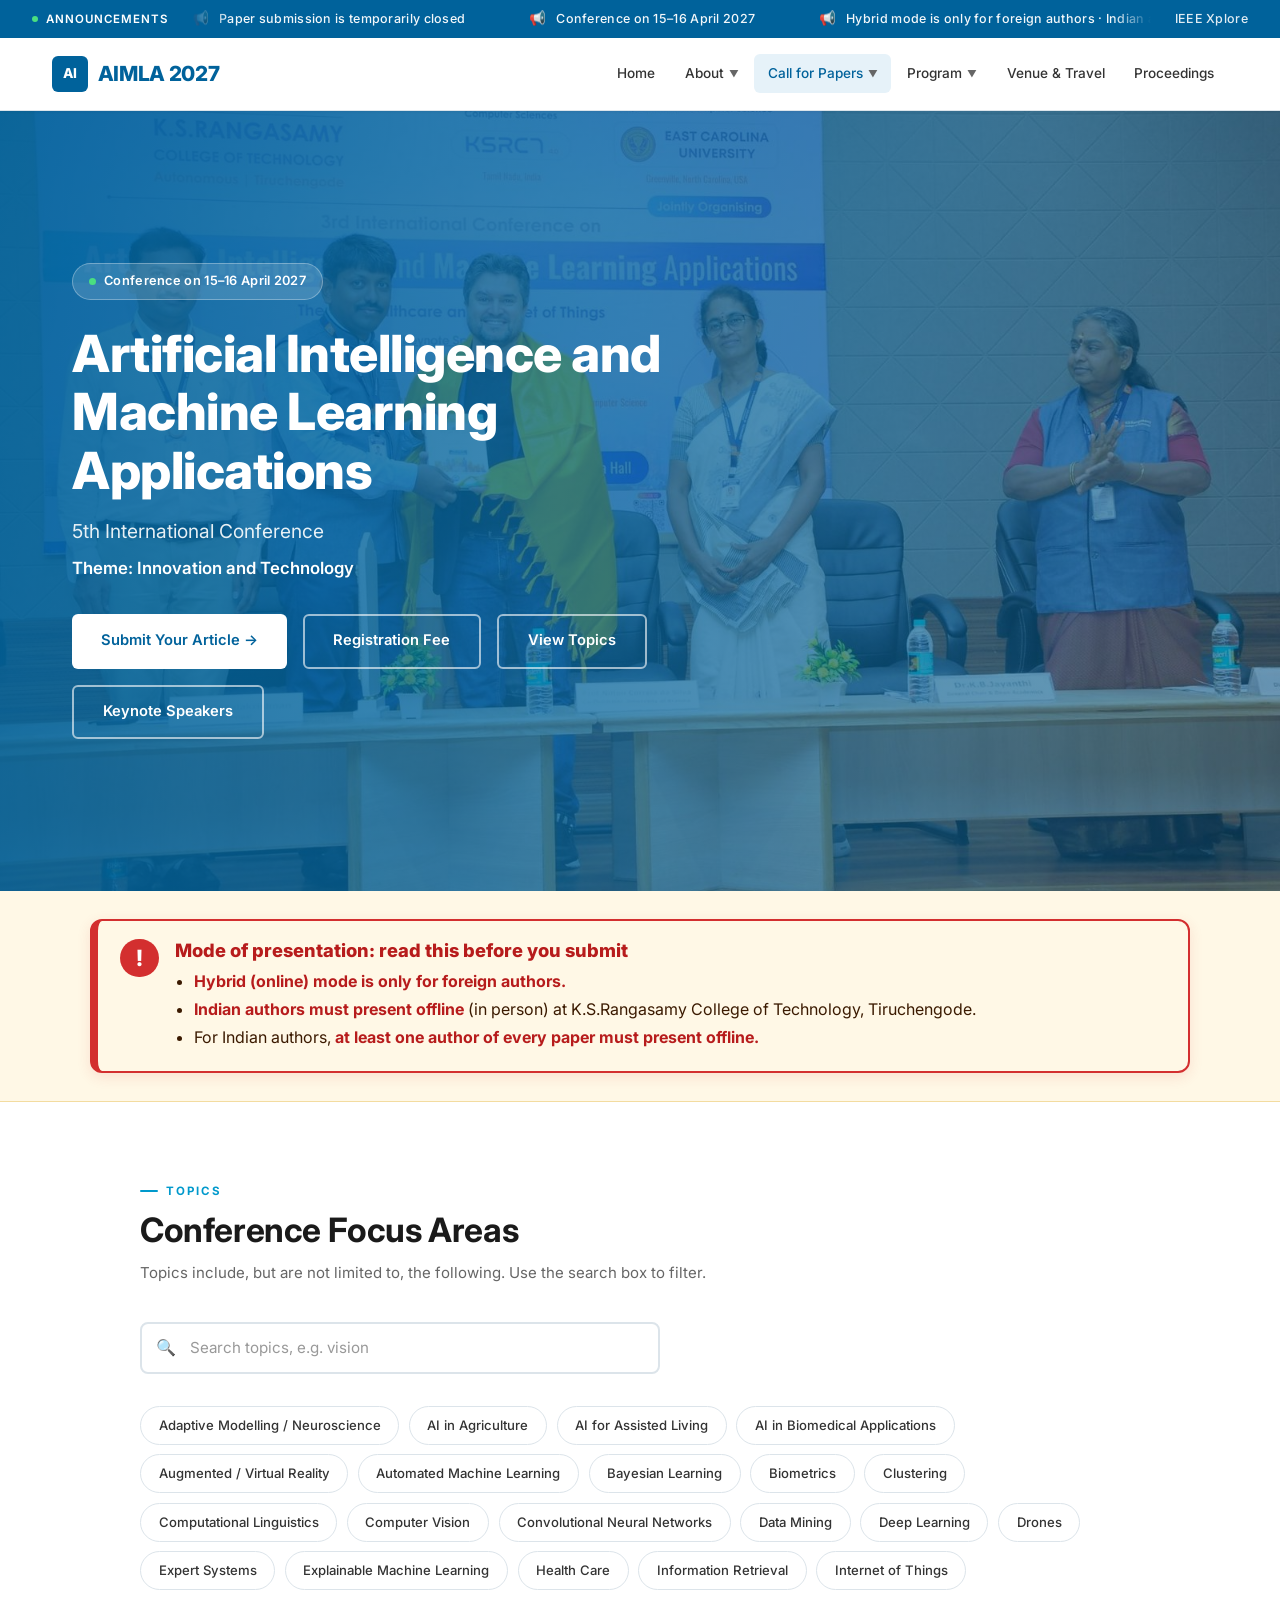
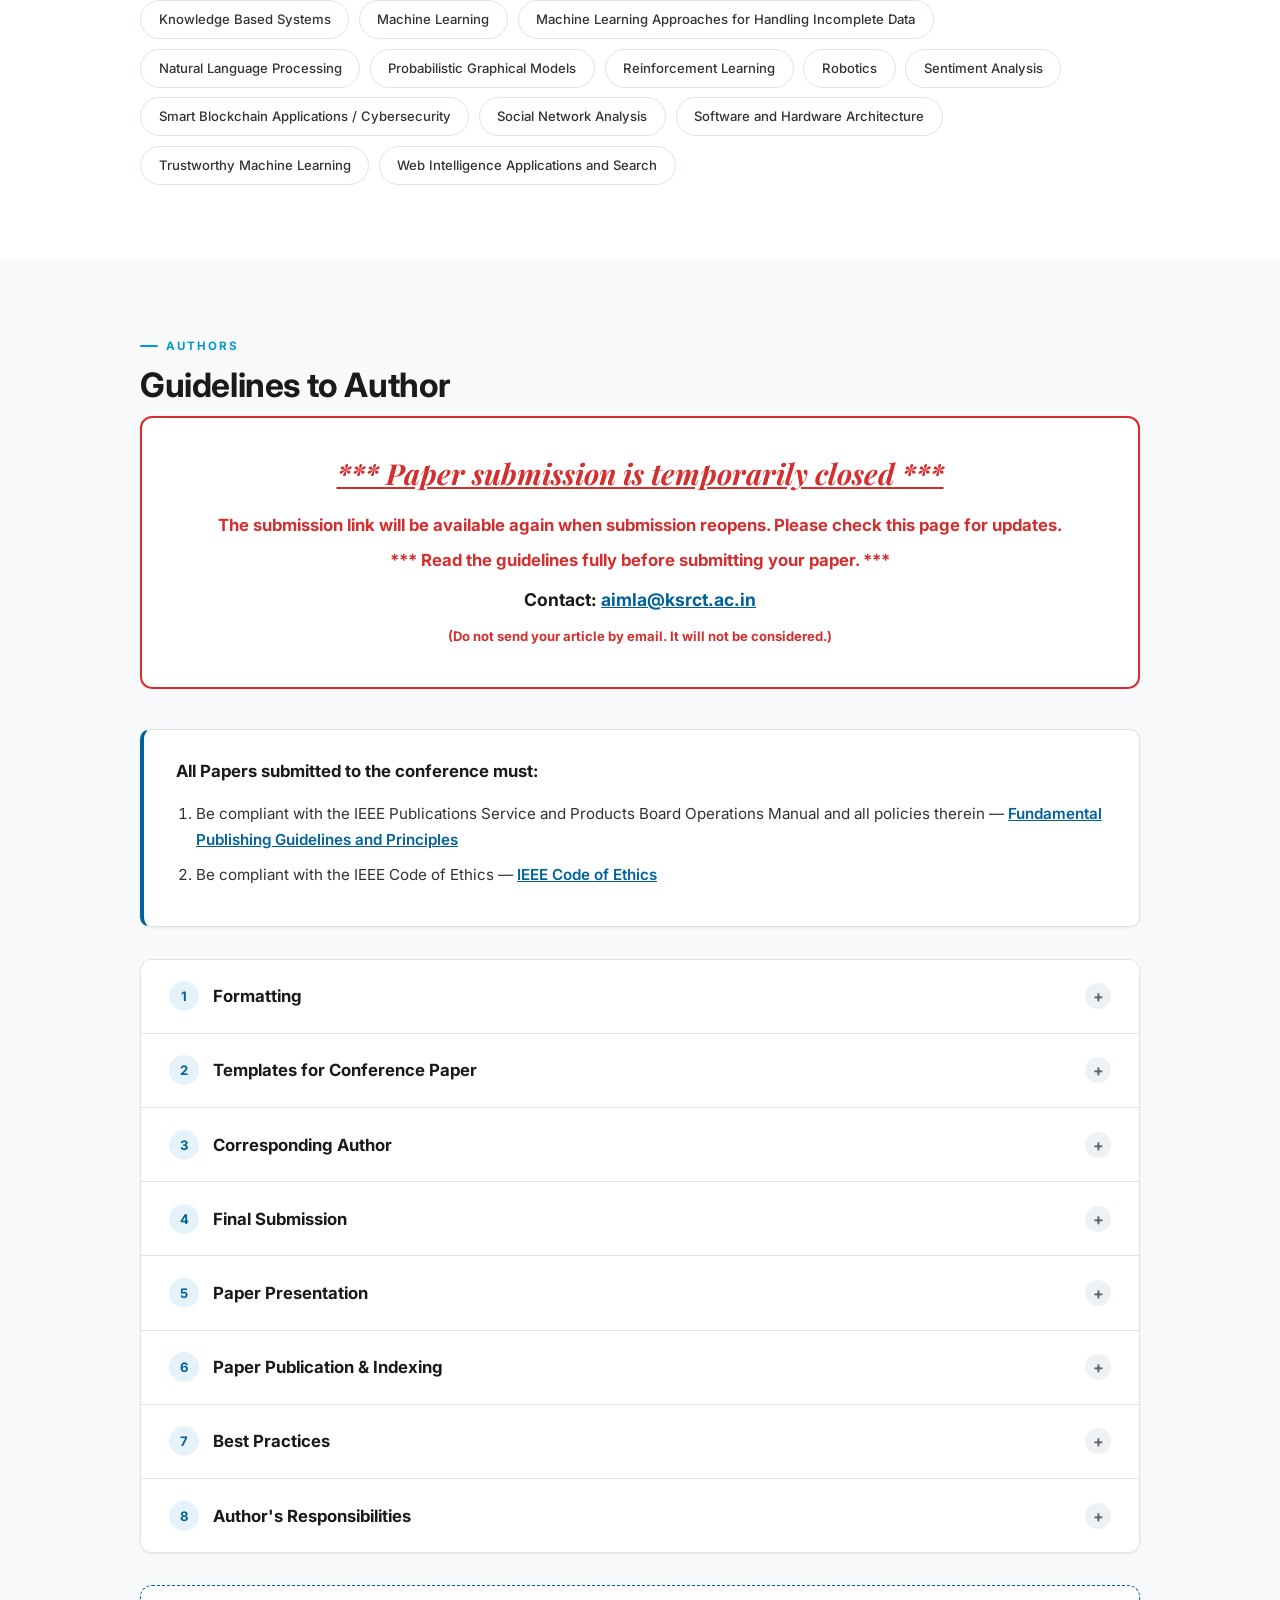
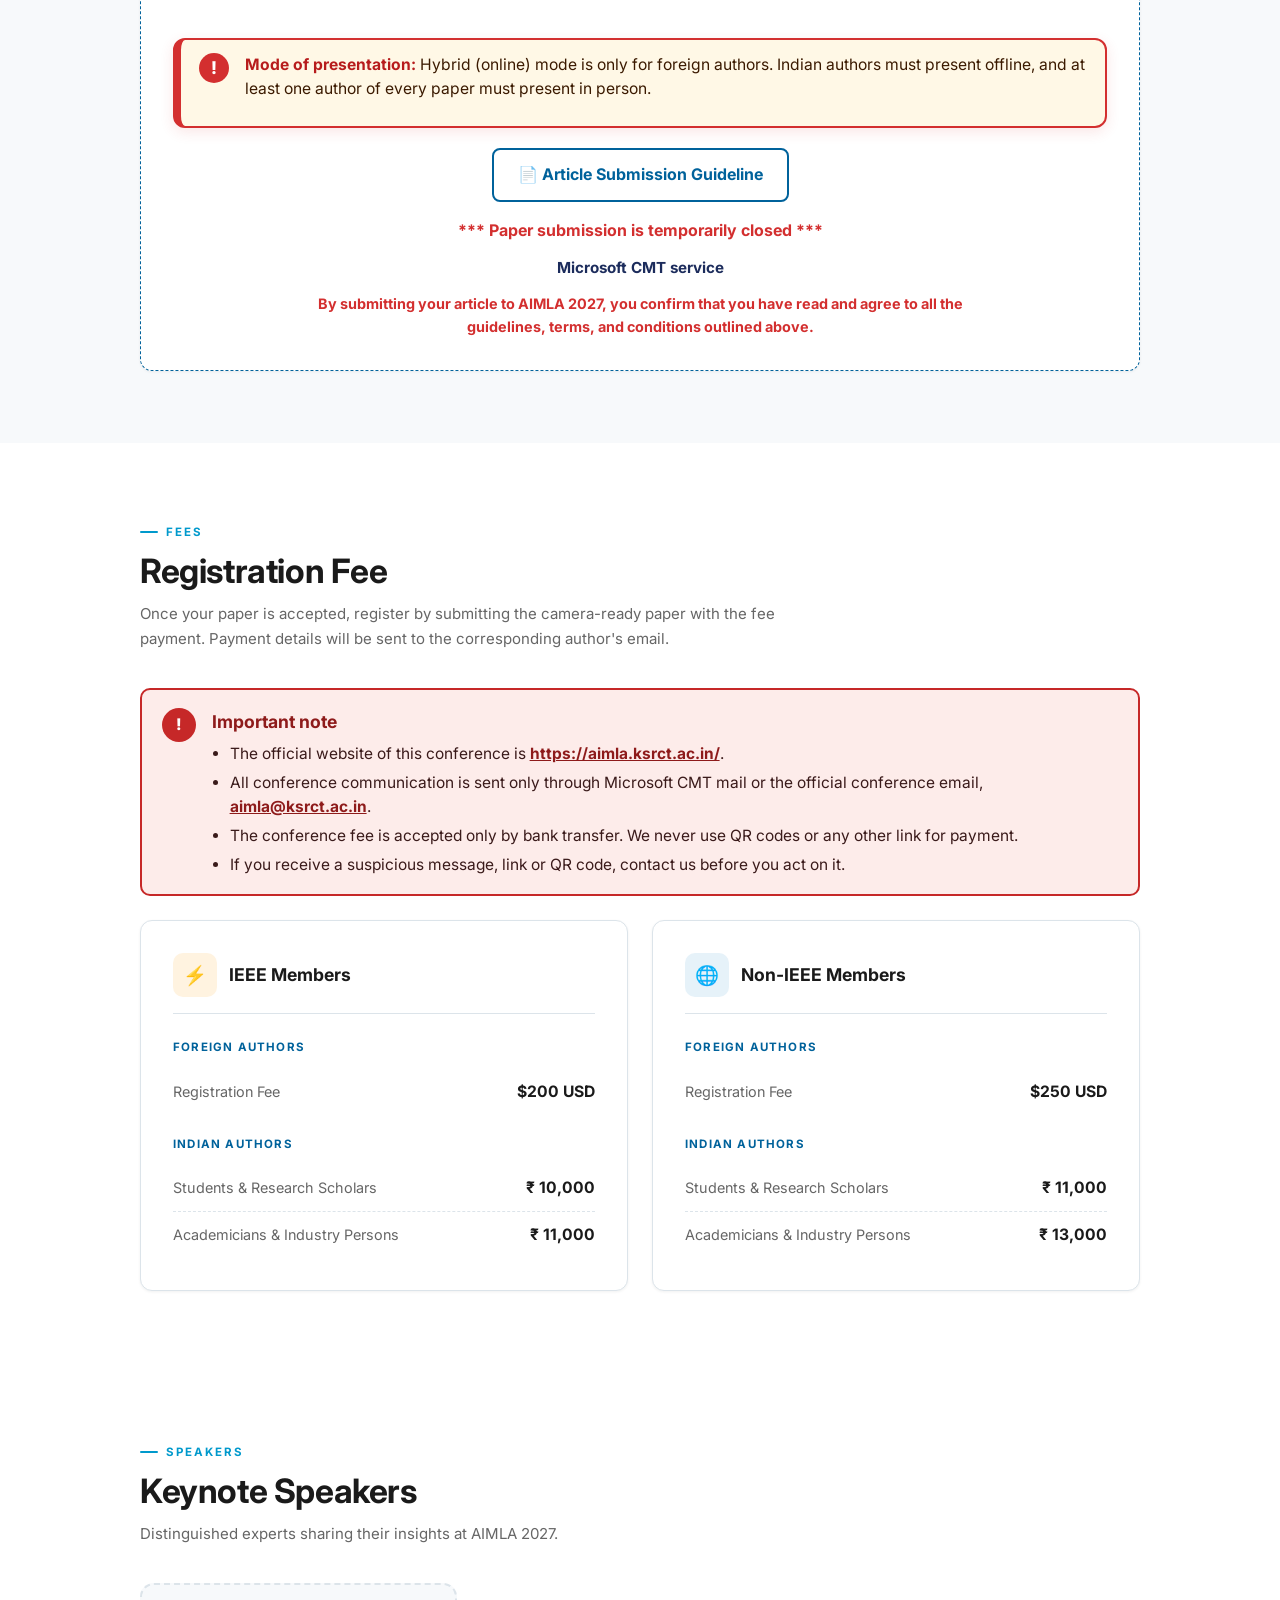
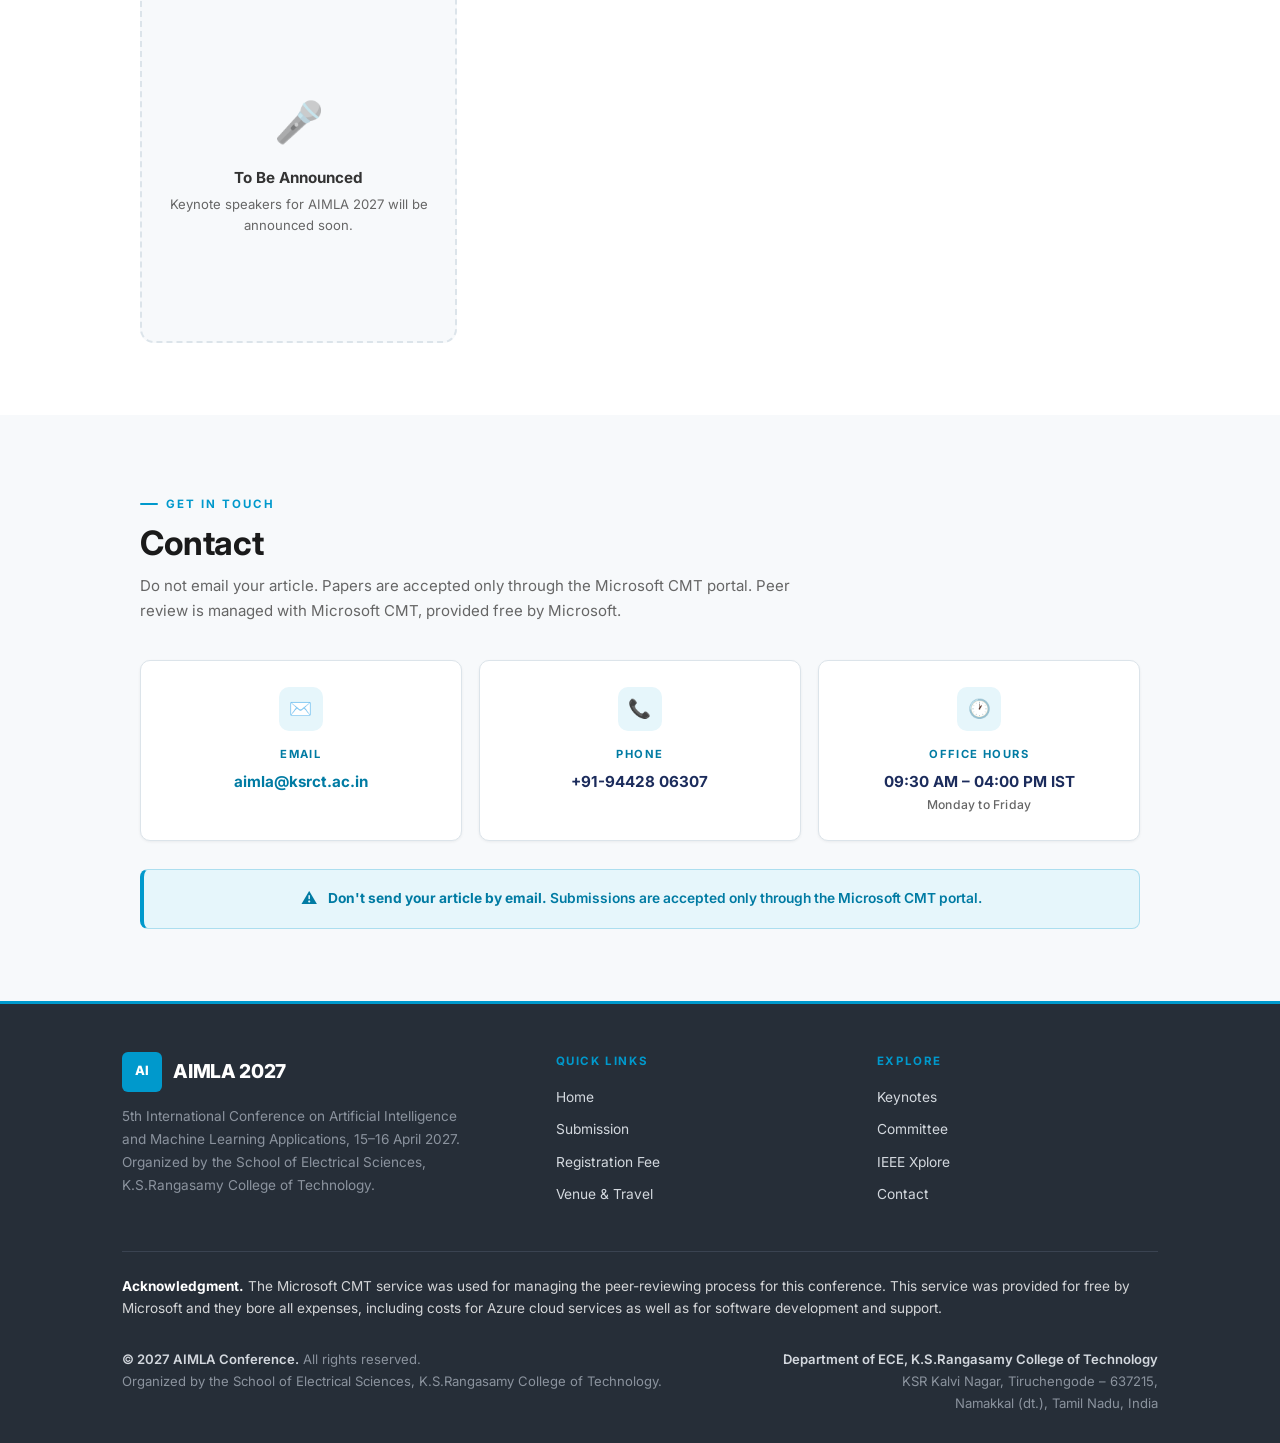
<file: callforpapers.html>
<!DOCTYPE html>
<html lang="en">
<head>
    <meta charset="UTF-8">
    <meta name="viewport" content="width=device-width, initial-scale=1.0">
    <title>AIMLA 2027 - Topics, Guidelines &amp; Keynote Speakers</title>
    <meta name="description" content="AIMLA 2027: 5th International Conference on Artificial Intelligence and Machine Learning Applications, 15–16 April 2027, K.S.Rangasamy College of Technology, Tiruchengode.">
    <link rel="preconnect" href="https://fonts.googleapis.com">
    <link rel="preconnect" href="https://fonts.gstatic.com" crossorigin>
    <link href="https://fonts.googleapis.com/css2?family=Inter:wght@300;400;500;600;700;800&family=Playfair+Display:ital,wght@0,600;0,700;1,600&display=swap" rel="stylesheet">
    <link rel="stylesheet" href="assets/css/site-header.css?v=1795493074">
    <link rel="stylesheet" href="assets/css/callpaper.css?v=1794972378">
    <link rel="stylesheet" href="assets/css/site-footer.css?v=1794645495">
</head>
<body>

    <!-- ===== TOP UTILITY BAR ===== -->
    <div class="top-bar">
        <div class="top-bar-left">Announcements</div>

        <div class="marquee-wrap" aria-label="Announcements">
            <div class="marquee-track">
                <span>Paper submission is temporarily closed</span>
                <span>Conference on 15–16 April 2027</span>
                <span>Hybrid mode is only for foreign authors · Indian authors must present offline</span>
                <span>Submit only via Microsoft CMT portal</span>
                <!-- duplicate for seamless loop -->
                <span aria-hidden="true">Paper submission is temporarily closed</span>
                <span aria-hidden="true">Conference on 15–16 April 2027</span>
                <span aria-hidden="true">Hybrid mode is only for foreign authors · Indian authors must present offline</span>
                <span aria-hidden="true">Submit only via Microsoft CMT portal</span>
            </div>
        </div>

        <div class="top-bar-links">
            <a href="https://ieeexplore.ieee.org" target="_blank" rel="noopener">IEEE Xplore</a>
        </div>
    </div>

    <!-- ===== NAVIGATION ===== -->
    <nav>
        <div class="nav-container">
            <a href="index.html" class="nav-logo">
                <span class="logo-mark">AI</span>
                AIMLA 2027            </a>

            <button class="mobile-toggle" onclick="toggleNav()" aria-label="Menu">☰</button>

            <ul class="nav-menu" id="navMenu">
                <li class="nav-item">
                    <a href="index.html">Home</a>
                </li>

                <li class="nav-item">
                    <a href="about.html">About <span class="chevron">▼</span></a>
                    <ul class="dropdown">
                        <li><a href="about.html#about">About Conference</a></li>
                        <li><a href="about.html#committee">Committee</a></li>
                        <li><a href="callforpapers.html#keynote-speakers">Keynote Speakers</a></li>
                    </ul>
                </li>

                <li class="nav-item active">
                    <a href="callforpapers.html">Call for Papers <span class="chevron">▼</span></a>
                    <ul class="dropdown">
                        <li><a href="callforpapers.html#topics">Topics</a></li>
                        <li><a href="callforpapers.html#submission">Submission</a></li>
                        <li><a href="callforpapers.html#guidelines">Guidelines</a></li>
                        <li><a href="callforpapers.html#fees">Registration Fee</a></li>
                    </ul>
                </li>

                <li class="nav-item">
                    <a href="program.html">Program <span class="chevron">▼</span></a>
                    <ul class="dropdown">
                        <li><a href="program.html#dates">Important Dates</a></li>
                        <li><a href="program.html#schedule">Schedule / Technical Sessions</a></li>
                    </ul>
                </li>

                <li class="nav-item">
                    <a href="venue-travel.html">Venue &amp; Travel</a>
                </li>

                <li class="nav-item">
                    <a href="proceedings.html">Proceedings</a>
                </li>
            </ul>
        </div>
    </nav>
    <!-- ===== HERO ===== -->
    <section class="hero" id="home">
        <div class="hero-bg">
            <div class="slide active" style="background-image: url('assets/img/hero/aimla-1.jpg');"></div>
            <div class="slide" style="background-image: url('assets/img/hero/aimla-2.jpg');"></div>
            <div class="slide" style="background-image: url('assets/img/hero/aimla-3.jpg');"></div>
            <div class="slide" style="background-image: url('assets/img/hero/aimla-4.jpg');"></div>
            <div class="slide" style="background-image: url('assets/img/hero/aimla-5.jpg');"></div>
            <div class="slide" style="background-image: url('assets/img/hero/aimla-6.jpg');"></div>
            <div class="slide" style="background-image: url('assets/img/hero/aimla-7.jpg');"></div>
            <div class="slide" style="background-image: url('assets/img/hero/aimla-8.jpg');"></div>
        </div>
        <div class="hero-overlay"></div>
        <div class="hero-content">
            <div class="hero-inner">
                <div class="hero-badge">
                    <span class="dot"></span>
                    Conference on 15–16 April 2027                </div>
                <h1>Artificial Intelligence and Machine Learning Applications</h1>
                <p class="subtitle">5th International Conference</p>
                <p class="theme">Theme: Innovation and Technology</p>
                <div class="hero-buttons">
                    <a href="#submission" class="btn btn-primary">Submit Your Article →</a>
                    <a href="#fees" class="btn btn-outline">Registration Fee</a>
                    <a href="#topics" class="btn btn-outline">View Topics</a>
                    <a href="#keynote-speakers" class="btn btn-outline">Keynote Speakers</a>
                </div>
            </div>
        </div>
    </section>

    <section class="mode-notice-wrap" id="presentation-mode">
        <aside class="mode-notice" role="note" aria-label="Mode of presentation">
    <div class="mode-notice-icon" aria-hidden="true">!</div>
    <div class="mode-notice-body">
        <h3>Mode of presentation: read this before you submit</h3>
        <ul>
            <li><strong>Hybrid (online) mode is only for foreign authors.</strong></li>
            <li><strong>Indian authors must present offline</strong> (in person) at K.S.Rangasamy College of Technology, Tiruchengode.</li>
            <li>For Indian authors, <strong>at least one author of every paper must present offline.</strong></li>
        </ul>
    </div>
</aside>
    </section>

    <!-- ===== TOPICS ===== -->
    <section id="topics">
        <div class="container">
            <div class="section-label">Topics</div>
            <h2 class="section-title">Conference Focus Areas</h2>
            <p class="section-desc">Topics include, but are not limited to, the following. Use the search box to filter.</p>
            <div class="search-box">
                <span class="search-icon">🔍</span>
                <input type="text" id="topicSearch" placeholder="Search topics, e.g. vision" oninput="filterTopics()">
            </div>
            <div class="topics-grid" id="topicsGrid">
                <span class="topic-tag">Adaptive Modelling / Neuroscience</span>
                <span class="topic-tag">AI in Agriculture</span>
                <span class="topic-tag">AI for Assisted Living</span>
                <span class="topic-tag">AI in Biomedical Applications</span>
                <span class="topic-tag">Augmented / Virtual Reality</span>
                <span class="topic-tag">Automated Machine Learning</span>
                <span class="topic-tag">Bayesian Learning</span>
                <span class="topic-tag">Biometrics</span>
                <span class="topic-tag">Clustering</span>
                <span class="topic-tag">Computational Linguistics</span>
                <span class="topic-tag">Computer Vision</span>
                <span class="topic-tag">Convolutional Neural Networks</span>
                <span class="topic-tag">Data Mining</span>
                <span class="topic-tag">Deep Learning</span>
                <span class="topic-tag">Drones</span>
                <span class="topic-tag">Expert Systems</span>
                <span class="topic-tag">Explainable Machine Learning</span>
                <span class="topic-tag">Health Care</span>
                <span class="topic-tag">Information Retrieval</span>
                <span class="topic-tag">Internet of Things</span>
                <span class="topic-tag">Knowledge Based Systems</span>
                <span class="topic-tag">Machine Learning</span>
                <span class="topic-tag">Machine Learning Approaches for Handling Incomplete Data</span>
                <span class="topic-tag">Natural Language Processing</span>
                <span class="topic-tag">Probabilistic Graphical Models</span>
                <span class="topic-tag">Reinforcement Learning</span>
                <span class="topic-tag">Robotics</span>
                <span class="topic-tag">Sentiment Analysis</span>
                <span class="topic-tag">Smart Blockchain Applications / Cybersecurity</span>
                <span class="topic-tag">Social Network Analysis</span>
                <span class="topic-tag">Software and Hardware Architecture</span>
                <span class="topic-tag">Trustworthy Machine Learning</span>
                <span class="topic-tag">Web Intelligence Applications and Search</span>
            </div>
            <p class="no-results" id="noResults">No topics match your search.</p>
        </div>
    </section>

    <!-- ===== GUIDELINES TO AUTHOR ===== -->
    <section id="guidelines" class="alt-bg">
        <div class="container">
            <div class="section-label">Authors</div>
            <h2 class="section-title">Guidelines to Author</h2>

            <div class="submission-alert paused" id="submission">
                <p class="closed">*** Paper submission is temporarily closed ***</p>
                <p>The submission link will be available again when submission reopens. Please check this page for updates.</p>
                <p>*** Read the guidelines fully before submitting your paper. ***</p>
                <p class="contact-line">Contact: <a href="mailto:aimla@ksrct.ac.in">aimla@ksrct.ac.in</a></p>
                <p class="warn">(Do not send your article by email. It will not be considered.)</p>
            </div>

            <div class="compliance-box">
                <h3>All Papers submitted to the conference must:</h3>
                <ol>
                    <li>
                        Be compliant with the IEEE Publications Service and Products Board Operations Manual and all policies therein —
                        <a href="https://conferences.ieeeauthorcenter.ieee.org/author-ethics/guidelines-and-policies/fundamental-publishing-guidelines-and-principles/" target="_blank" rel="noopener" class="link-blue">Fundamental Publishing Guidelines and Principles</a>
                    </li>
                    <li>
                        Be compliant with the IEEE Code of Ethics —
                        <a href="https://www.ieee.org/about/corporate/governance/p7-8.html" target="_blank" rel="noopener" class="link-blue">IEEE Code of Ethics</a>
                    </li>
                </ol>
            </div>

            <div class="accordion" id="guidelinesAccordion">

                <div class="accordion-item">
                    <button class="accordion-header" onclick="toggleAccordion(this)">
                        <span class="acc-left"><span class="acc-num">1</span>Formatting</span>
                        <span class="acc-icon">+</span>
                    </button>
                    <div class="accordion-body">
                        <div class="accordion-body-inner">
                            <ul>
                                <li>All papers must be written in English</li>
                                <li>All papers must be original unpublished work</li>
                                <li>Each paper may be written by up to 35 authors maximum.</li>
                                <li>Each author listed on the paper must be listed in the paper management system</li>
                                <li>One author must be designated as the corresponding author for the paper.</li>
                                <li>Our current paper management system will accept papers in Microsoft Word and LaTeX.</li>
                                <li>We highly recommend the usage of the provided templates to generate your paper.</li>
                            </ul>
                        </div>
                    </div>
                </div>

                <div class="accordion-item">
                    <button class="accordion-header" onclick="toggleAccordion(this)">
                        <span class="acc-left"><span class="acc-num">2</span>Templates for Conference Paper</span>
                        <span class="acc-icon">+</span>
                    </button>
                    <div class="accordion-body">
                        <div class="accordion-body-inner">
                            <p>
                                ➜ <a href="https://www.ieee.org/conferences/publishing/templates.html" target="_blank" rel="noopener" class="link-blue" style="font-size:1rem;">Click here for IEEE conference paper template (6-page limit)</a>
                            </p>
                            <p class="warn-text">
                                Each submission will be reviewed for compliance with paper size, margins, headers, footers, page numbers, and other size specifications. Papers that are non-compliant may not be included in the proceeding.
                            </p>
                            <p style="font-style: italic; font-weight: 700; color: var(--ieee-navy);">*** maximum 6 pages per paper</p>
                        </div>
                    </div>
                </div>

                <div class="accordion-item">
                    <button class="accordion-header" onclick="toggleAccordion(this)">
                        <span class="acc-left"><span class="acc-num">3</span>Corresponding Author</span>
                        <span class="acc-icon">+</span>
                    </button>
                    <div class="accordion-body">
                        <div class="accordion-body-inner">
                            <ul>
                                <li>Each paper submitted to this conference must have a designated corresponding author assigned.</li>
                                <li>While it is traditional for the first listed author to be the corresponding author, any author of the paper may be designated the corresponding author.</li>
                                <li>Whereas many of the responsibilities of the corresponding author will require compliance with legal terms and conditions, such as registration and transferring copyright, the corresponding author of the paper should be an adult of 18 years of age or older with the authority to agree to any and all legal requirements for the paper.</li>
                                <li>The corresponding author acts as the assigned manager of the paper and should have the authority of all authors to speak collectively on behalf of all authors.</li>
                                <li>The corresponding author is the author responsible for completing all tasks and expectations required for the paper during the paper submission process.</li>
                                <li>The corresponding author is responsible for all activities related to the paper submission. This includes but is not limited to:
                                    <ol style="margin-top: 0.5rem;">
                                        <li>The initial submission of a compliant manuscript on or before the submission deadline.</li>
                                        <li>Ensure adherence to the deadlines during the paper submission process.</li>
                                        <li>Making timely updates or changes to the paper that may be requested or required during the submission process.</li>
                                        <li>Acting as the representative to all authors associated with the paper as the lead communicator and representative for the paper.</li>
                                        <li>Ensuring any and all fees related to the submission, such as conference registration fee and submission fees, are paid to support final paper upload in accordance with conference deadlines.</li>
                                        <li>Completing the accurate final submission of the paper on or before the final submission deadline.</li>
                                        <li>Ensuring the paper is presented at the conference during the assigned presentation time scheduled by the organizing committee.</li>
                                    </ol>
                                </li>
                            </ul>
                        </div>
                    </div>
                </div>

                <div class="accordion-item">
                    <button class="accordion-header" onclick="toggleAccordion(this)">
                        <span class="acc-left"><span class="acc-num">4</span>Final Submission</span>
                        <span class="acc-icon">+</span>
                    </button>
                    <div class="accordion-body">
                        <div class="accordion-body-inner">
                            <ul>
                                <li>Papers that are accepted to the conference program are required to complete all steps outlined for the final submission process. Papers that do not complete the final submission steps on or before the deadlines are subject to removal from the conference program.</li>
                            </ul>

                            <p style="font-weight:700; margin-top:1rem;">1. Submit the Final Draft:</p>
                            <ul>
                                <li>Submit the final draft on or before the published deadline. The Final draft should be Presentation and Publication Ready.</li>
                                <li>We encourage a complete and thorough review of the paper as this will be the final opportunity to make any changes, adjustments, or acknowledgments; Requests to update, edit, change, or add information to the paper will not be accommodated after the final submission deadline.</li>
                            </ul>

                            <p style="font-weight:700; margin-top:1rem;">2. Transfer of Copyright to IEEE</p>
                            <ul>
                                <li>In accordance with IEEE Policy and the IEEE PSPB Operations Manual, all papers must transfer copyright of the paper to IEEE before publication. You may visit the IEEE Author center for more details on the copyright process and requirements.</li>
                            </ul>

                            <p style="font-weight:700; margin-top:1rem;">3. Registration to the Conference</p>
                            <ul>
                                <li>The corresponding author of the paper is expected to register to attend the conference and present the work.</li>
                                <li>If the corresponding author is not able to attend the conference, he or she may delegate this responsibility to a co-author. The co-author attending is then required to pay the registration. This supports the rule that at least one author of the paper must pay the full registration fee in support of the paper.</li>
                                <li>Delegation of this responsibility requires that the corresponding author submit a substitute/absentee case in advance.</li>
                                <li>Full registration rates are defined as rates which give full access to the conference for the duration of the conference.</li>
                                <li>Student Full rates cannot support a full paper but give full access to the conference for the duration of the conference.</li>
                            </ul>

                            <p style="font-weight:700; margin-top:1rem;">4. All fees must be paid in full, including any applicable taxes and additional fees.</p>
                            <ul>
                                <li>Each Author Full Registration will support 1 accepted paper of any submission type.</li>
                            </ul>
                        </div>
                    </div>
                </div>

                <div class="accordion-item">
                    <button class="accordion-header" onclick="toggleAccordion(this)">
                        <span class="acc-left"><span class="acc-num">5</span>Paper Presentation</span>
                        <span class="acc-icon">+</span>
                    </button>
                    <div class="accordion-body">
                        <div class="accordion-body-inner">
                            <ul>
                                <li>Each paper that is accepted to the conference and meets the final submission and registration requirements will be required to present their work at the conference as scheduled by the organizing committee.</li>
                                <li>Decisions on the Presentation type assigned to a paper are determined by the conference organizing committee considering the factors which include, but are not limited to:
                                    <ol style="margin-top:0.5rem;">
                                        <li>Conference Editorial Board recommendation</li>
                                        <li>Recommendations and suggestions by the paper reviewer</li>
                                    </ol>
                                </li>
                                <li>Topic and content of the paper</li>
                                <li>Topic interest</li>
                                <li>Conference delivery resources</li>
                                <li>Given the size of the conference and the number of papers presented during the conference, the committee is unable to accommodate special requests for presentation types and/or scheduling accommodations.</li>
                                <li>Authors are encouraged to plan attendance for the full conference scheduled as all presentation dates are subject to change with or without notice.</li>
                                <li><strong>Hybrid (online) mode is only for foreign authors.</strong> Foreign authors who present virtually should note that there will be no live streaming or recording.</li>
                                <li><strong>Indian authors must present offline</strong> (in person). For Indian authors, at least one author of every paper must present offline.</li>
                            </ul>
                        </div>
                    </div>
                </div>

                <div class="accordion-item">
                    <button class="accordion-header" onclick="toggleAccordion(this)">
                        <span class="acc-left"><span class="acc-num">6</span>Paper Publication &amp; Indexing</span>
                        <span class="acc-icon">+</span>
                    </button>
                    <div class="accordion-body">
                        <div class="accordion-body-inner">
                            <ul>
                                <li>Papers submitted on the Full Contributed Paper type and path, which are accepted, complete all final submission steps as outlined by the conference, are presented at the conference as scheduled, and meet the IEEE Standards for Publication will be deemed eligible by Publication committee. Accepted papers will be submitted for inclusion into IEEE Xplore subject to meeting IEEE Xplore's scope and quality requirements.</li>
                                <li>Acceptance to the conference does not guarantee or imply the guarantee of publication.</li>
                                <li>Corresponding author must respond to the publication committee promptly if their paper format needs to be modified before publishing.</li>
                                <li>If the corresponding author fails to respond to the publication committee, publication committee reserves all the right to exclude the manuscript from publication.</li>
                            </ul>
                        </div>
                    </div>
                </div>

                <div class="accordion-item">
                    <button class="accordion-header" onclick="toggleAccordion(this)">
                        <span class="acc-left"><span class="acc-num">7</span>Best Practices</span>
                        <span class="acc-icon">+</span>
                    </button>
                    <div class="accordion-body">
                        <div class="accordion-body-inner">
                            <p>Authors are encouraged to:</p>
                            <ul>
                                <li>Ensure your email address in the author profile are up to date.</li>
                                <li>Check spam and junk folders for messages related to your submitted work.</li>
                                <li>Login as often as possible to your author workspace for any changes in status of notifications.</li>
                            </ul>
                        </div>
                    </div>
                </div>

                <div class="accordion-item">
                    <button class="accordion-header" onclick="toggleAccordion(this)">
                        <span class="acc-left"><span class="acc-num">8</span>Author's Responsibilities</span>
                        <span class="acc-icon">+</span>
                    </button>
                    <div class="accordion-body">
                        <div class="accordion-body-inner">
                            <ul>
                                <li><span class="warn-text">Authors must ensure proper affiliation in their research article. Incomplete or wrong affiliation will lead to mismatch with other authors with same name in IEEE Xplore. AIMLA 2027 is not responsible for such issues.</span></li>
                                <li><span class="warn-text">Authors who do not present their paper on conference date at particular venue, will be considered as absent and the paper will not be published in IEEE Xplore. Conference fee will not be refunded.</span></li>
                                <li><span class="warn-text">Submit your research article through Microsoft CMT portal only. Sending paper to Mail or any other way will be automatically rejected. AIMLA 2027 is not responsible for exposure of your unpublished article which is not submitted through Microsoft CMT portal.</span></li>
                            </ul>
                        </div>
                    </div>
                </div>

            </div>

            <div class="download-cta">
<aside class="mode-notice compact" role="note" aria-label="Mode of presentation">
    <div class="mode-notice-icon" aria-hidden="true">!</div>
    <div class="mode-notice-body">
        <p><strong>Mode of presentation:</strong> Hybrid (online) mode is only for foreign authors. Indian authors must present offline, and at least one author of every paper must present in person.</p>
    </div>
</aside>
                <p class="guide-cta"><a href="https://drive.google.com/file/d/1oa44m2tmS9tA5S4ECLnse1w-UyfllcXZ/view?usp=sharing" target="_blank" rel="noopener" class="guide-btn">📄 Article Submission Guideline</a></p>
                <p class="closed-line">*** Paper submission is temporarily closed ***</p>
                <p style="font-weight: 700; font-size: 0.95rem; color: var(--ieee-navy);">Microsoft CMT service</p>
                <p style="color: var(--ieee-red); font-weight: 700; font-size: 0.9rem; max-width: 720px; margin: 0.75rem auto 0;">
                    By submitting your article to AIMLA 2027, you confirm that you have read and agree to all the guidelines, terms, and conditions outlined above.
                </p>
            </div>

        </div>
    </section>

    <!-- ===== REGISTRATION FEE ===== -->
    <section id="fees">
        <div class="container">
            <div class="section-label">Fees</div>
            <h2 class="section-title">Registration Fee</h2>
            <p class="section-desc">Once your paper is accepted, register by submitting the camera-ready paper with the fee payment. Payment details will be sent to the corresponding author's email.</p>

            <div style="margin-bottom:1.5rem"><aside class="important-note" role="note" aria-label="Important note">
    <div class="important-note-icon" aria-hidden="true">!</div>
    <div class="important-note-body">
        <h3>Important note</h3>
        <ul>
            <li>The official website of this conference is <a href="https://aimla.ksrct.ac.in/">https://aimla.ksrct.ac.in/</a>.</li>
            <li>All conference communication is sent only through Microsoft CMT mail or the official conference email, <a href="mailto:aimla@ksrct.ac.in">aimla@ksrct.ac.in</a>.</li>
            <li>The conference fee is accepted only by bank transfer. We never use QR codes or any other link for payment.</li>
            <li>If you receive a suspicious message, link or QR code, contact us before you act on it.</li>
        </ul>
    </div>
</aside>
</div>

            <div class="fee-grid">
                <!-- IEEE Members -->
                <div class="fee-card">
                    <div class="fee-card-header">
                        <div class="fee-icon orange">⚡</div>
                        <h3>IEEE Members</h3>
                    </div>

                    <div class="fee-category">
                        <div class="fee-category-label">Foreign Authors</div>
                        <div class="fee-row">
                            <span>Registration Fee</span>
                            <span class="price">$200 USD</span>
                        </div>
                    </div>

                    <div class="fee-category">
                        <div class="fee-category-label">Indian Authors</div>
                        <div class="fee-row">
                            <span>Students &amp; Research Scholars</span>
                            <span class="price">₹ 10,000</span>
                        </div>
                        <div class="fee-row">
                            <span>Academicians &amp; Industry Persons</span>
                            <span class="price">₹ 11,000</span>
                        </div>
                    </div>
                </div>

                <!-- Non-IEEE Members -->
                <div class="fee-card">
                    <div class="fee-card-header">
                        <div class="fee-icon blue">🌐</div>
                        <h3>Non-IEEE Members</h3>
                    </div>

                    <div class="fee-category">
                        <div class="fee-category-label">Foreign Authors</div>
                        <div class="fee-row">
                            <span>Registration Fee</span>
                            <span class="price">$250 USD</span>
                        </div>
                    </div>

                    <div class="fee-category">
                        <div class="fee-category-label">Indian Authors</div>
                        <div class="fee-row">
                            <span>Students &amp; Research Scholars</span>
                            <span class="price">₹ 11,000</span>
                        </div>
                        <div class="fee-row">
                            <span>Academicians &amp; Industry Persons</span>
                            <span class="price">₹ 13,000</span>
                        </div>
                    </div>
                </div>
            </div>
        </div>
    </section>

    <!-- ===== KEYNOTE SPEAKERS ===== -->
    <section id="keynote-speakers">
        <div class="container">
            <div class="section-label">Speakers</div>
            <h2 class="section-title">Keynote Speakers</h2>
            <p class="section-desc">Distinguished experts sharing their insights at AIMLA 2027.</p>

            <div class="speakers-grid">
                <div class="speaker-card empty">
                    <div class="empty-inner">
                        <div class="empty-icon">🎤</div>
                        <div class="empty-title">To Be Announced</div>
                        <div class="empty-desc">Keynote speakers for AIMLA 2027 will be announced soon.</div>
                    </div>
                </div>
            </div>
        </div>
    </section>

    <script src="assets/script/callpaper.js?v=1794645495"></script>
    <!-- ===== CONTACT ===== -->
    <main class="main-content" id="contact">
        <div class="container">
            <div class="section-label">Get in Touch</div>
            <h1 class="section-title">Contact</h1>
            <p class="section-desc">
                Do not email your article. Papers are accepted only through the Microsoft CMT portal. Peer review is managed with Microsoft CMT, provided free by Microsoft.
            </p>
            <div class="contact-grid">
                <div class="contact-card">
                    <div class="contact-icon">✉️</div>
                    <h4>Email</h4>
                    <p><a href="mailto:aimla@ksrct.ac.in">aimla@ksrct.ac.in</a></p>
                </div>
                <div class="contact-card">
                    <div class="contact-icon">📞</div>
                    <h4>Phone</h4>
                    <p>+91-94428 06307</p>
                </div>
                <div class="contact-card">
                    <div class="contact-icon">🕐</div>
                    <h4>Office Hours</h4>
                    <p>
                        09:30 AM – 04:00 PM IST                        <span class="subline">Monday to Friday</span>
                    </p>
                </div>
            </div>
            <div class="contact-note">
                <span class="note-icon">⚠️</span>
                <p><strong>Don't send your article by email.</strong> Submissions are accepted only through the Microsoft CMT portal.</p>
            </div>
        </div>
    </main>

    <!-- ===== FOOTER ===== -->
    <footer>
        <div class="footer-inner">
            <div class="footer-top">
                <div class="footer-brand-block footer-col">
                    <div class="footer-logo">
                        <span class="logo-mark">AI</span>
                        <span class="brand-name">AIMLA 2027</span>
                    </div>
                    <p class="brand-desc">
                        5th International Conference on Artificial Intelligence and Machine Learning Applications, 15–16 April 2027. Organized by the School of Electrical Sciences, K.S.Rangasamy College of Technology.                    </p>
                </div>
                <div class="footer-col">
                    <h5>Quick Links</h5>
                    <ul>
                        <li><a href="index.html">Home</a></li>
                        <li><a href="callforpapers.html#submission">Submission</a></li>
                        <li><a href="callforpapers.html#fees">Registration Fee</a></li>
                        <li><a href="venue-travel.html">Venue &amp; Travel</a></li>
                    </ul>
                </div>
                <div class="footer-col">
                    <h5>Explore</h5>
                    <ul>
                        <li><a href="callforpapers.html#keynote-speakers">Keynotes</a></li>
                        <li><a href="about.html#committee">Committee</a></li>
                        <li><a href="https://ieeexplore.ieee.org" target="_blank" rel="noopener">IEEE Xplore</a></li>
                        <li><a href="#contact">Contact</a></li>
                    </ul>
                </div>
            </div>
            <p class="footer-ack"><strong>Acknowledgment.</strong> The Microsoft CMT service was used for managing the peer-reviewing process for this conference. This service was provided for free by Microsoft and they bore all expenses, including costs for Azure cloud services as well as for software development and support.</p>
            <div class="footer-bottom">
                <div class="footer-copy">
                    <strong>© 2027 AIMLA Conference.</strong> All rights reserved.<br>
                    Organized by the School of Electrical Sciences, K.S.Rangasamy College of Technology.                </div>
                <div class="footer-address">
                    <strong>Department of ECE, K.S.Rangasamy College of Technology</strong><br>
                    KSR Kalvi Nagar, Tiruchengode – 637215,<br>
                    Namakkal (dt.), Tamil Nadu, India
                </div>
            </div>
        </div>
    </footer>

    <script src="assets/script/site.js?v=1794645495"></script>
</body>
</html>
</file>
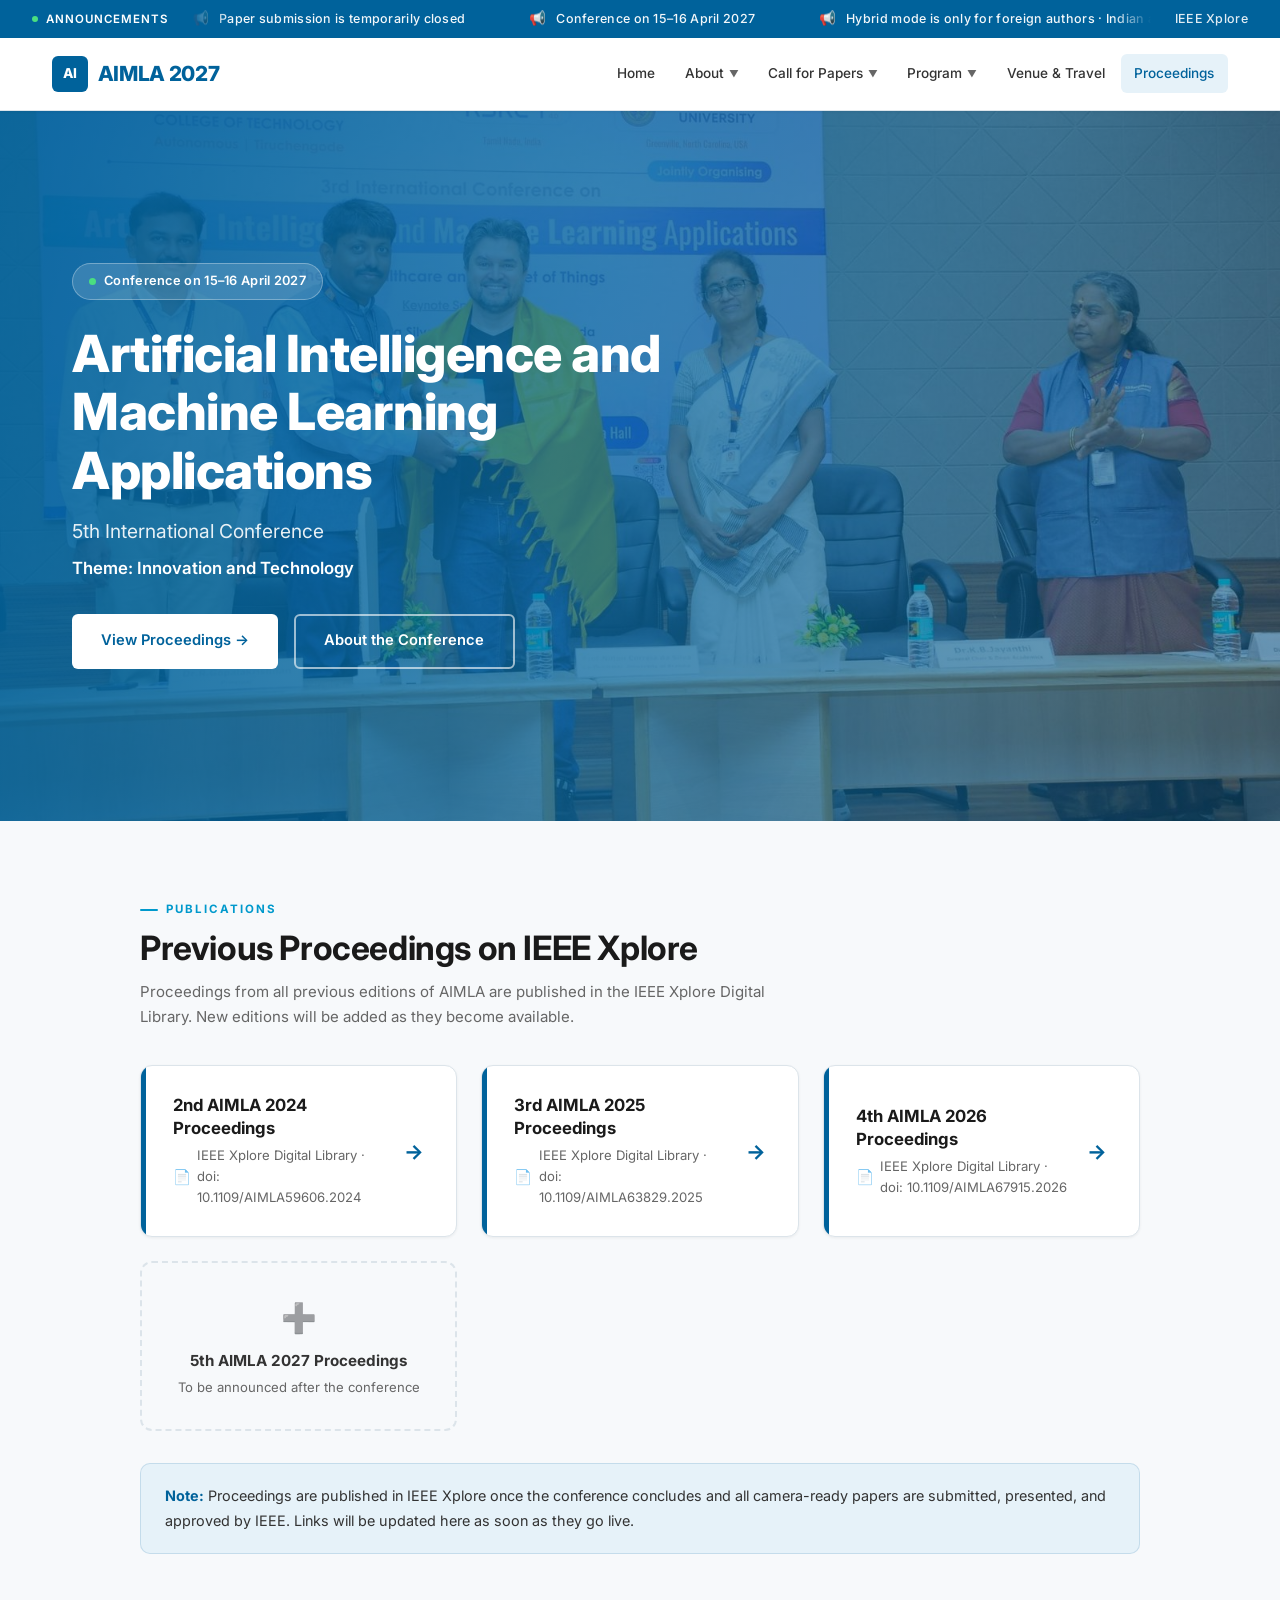
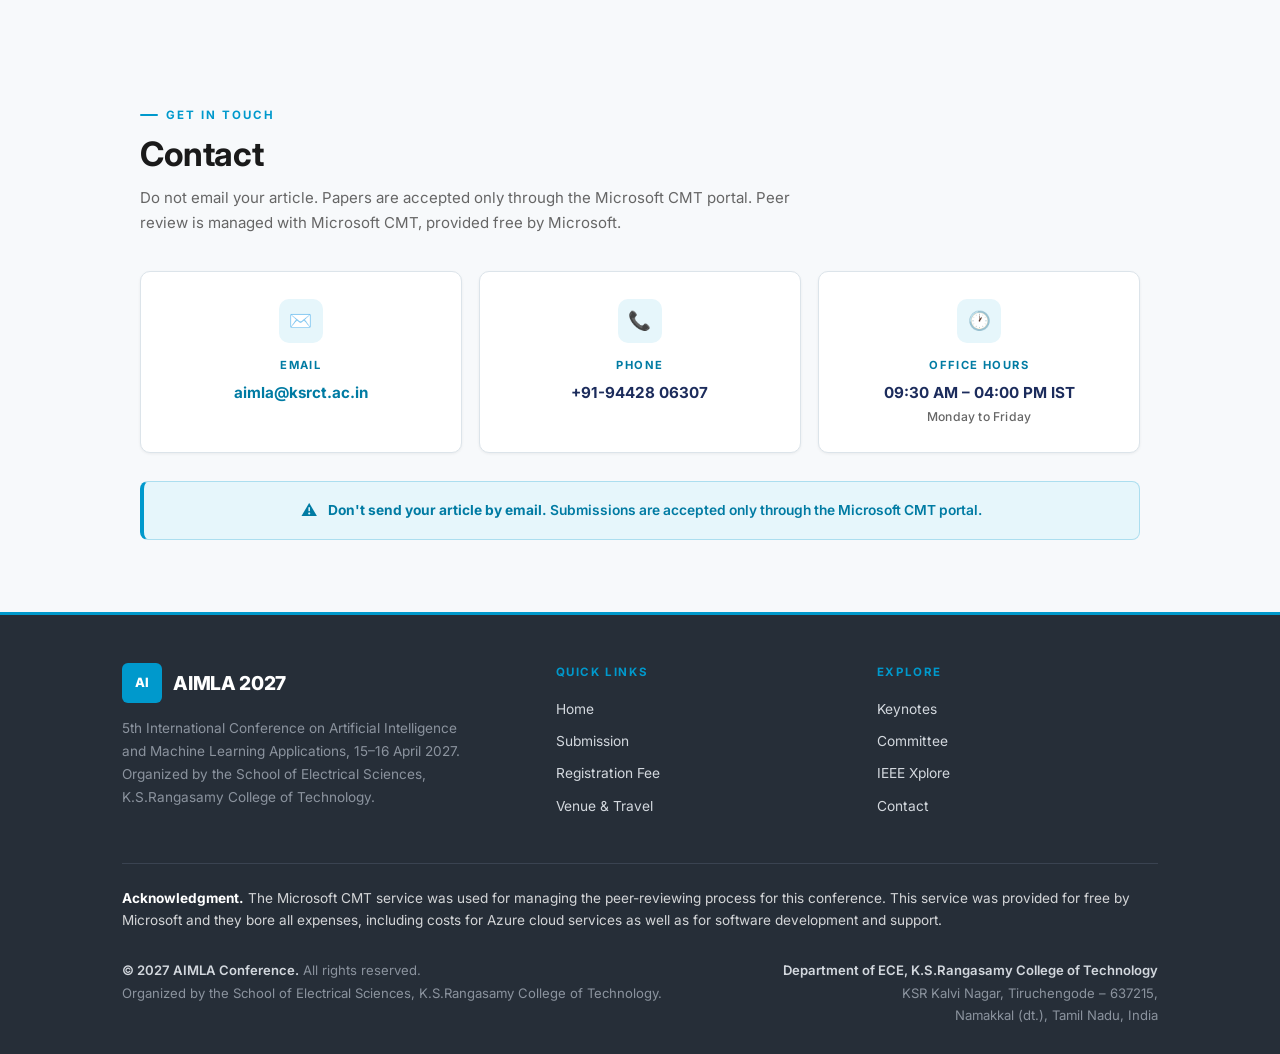
<file: proceedings.html>
<!DOCTYPE html>
<html lang="en">
<head>
    <meta charset="UTF-8">
    <meta name="viewport" content="width=device-width, initial-scale=1.0">
    <title>Proceedings | AIMLA 2027 — ECE, KSRCT</title>
    <meta name="description" content="AIMLA 2027: 5th International Conference on Artificial Intelligence and Machine Learning Applications, 15–16 April 2027, K.S.Rangasamy College of Technology, Tiruchengode.">
    <link rel="preconnect" href="https://fonts.googleapis.com">
    <link rel="preconnect" href="https://fonts.gstatic.com" crossorigin>
    <link href="https://fonts.googleapis.com/css2?family=Inter:wght@300;400;500;600;700;800&family=Playfair+Display:ital,wght@0,600;0,700;1,600&display=swap" rel="stylesheet">
    <link rel="stylesheet" href="assets/css/site-header.css?v=1795493074">
    <link rel="stylesheet" href="assets/css/proc.css?v=1794645495">
    <link rel="stylesheet" href="assets/css/site-footer.css?v=1794645495">
</head>
<body>

    <!-- ===== TOP UTILITY BAR ===== -->
    <div class="top-bar">
        <div class="top-bar-left">Announcements</div>

        <div class="marquee-wrap" aria-label="Announcements">
            <div class="marquee-track">
                <span>Paper submission is temporarily closed</span>
                <span>Conference on 15–16 April 2027</span>
                <span>Hybrid mode is only for foreign authors · Indian authors must present offline</span>
                <span>Submit only via Microsoft CMT portal</span>
                <!-- duplicate for seamless loop -->
                <span aria-hidden="true">Paper submission is temporarily closed</span>
                <span aria-hidden="true">Conference on 15–16 April 2027</span>
                <span aria-hidden="true">Hybrid mode is only for foreign authors · Indian authors must present offline</span>
                <span aria-hidden="true">Submit only via Microsoft CMT portal</span>
            </div>
        </div>

        <div class="top-bar-links">
            <a href="https://ieeexplore.ieee.org" target="_blank" rel="noopener">IEEE Xplore</a>
        </div>
    </div>

    <!-- ===== NAVIGATION ===== -->
    <nav>
        <div class="nav-container">
            <a href="index.html" class="nav-logo">
                <span class="logo-mark">AI</span>
                AIMLA 2027            </a>

            <button class="mobile-toggle" onclick="toggleNav()" aria-label="Menu">☰</button>

            <ul class="nav-menu" id="navMenu">
                <li class="nav-item">
                    <a href="index.html">Home</a>
                </li>

                <li class="nav-item">
                    <a href="about.html">About <span class="chevron">▼</span></a>
                    <ul class="dropdown">
                        <li><a href="about.html#about">About Conference</a></li>
                        <li><a href="about.html#committee">Committee</a></li>
                        <li><a href="callforpapers.html#keynote-speakers">Keynote Speakers</a></li>
                    </ul>
                </li>

                <li class="nav-item">
                    <a href="callforpapers.html">Call for Papers <span class="chevron">▼</span></a>
                    <ul class="dropdown">
                        <li><a href="callforpapers.html#topics">Topics</a></li>
                        <li><a href="callforpapers.html#submission">Submission</a></li>
                        <li><a href="callforpapers.html#guidelines">Guidelines</a></li>
                        <li><a href="callforpapers.html#fees">Registration Fee</a></li>
                    </ul>
                </li>

                <li class="nav-item">
                    <a href="program.html">Program <span class="chevron">▼</span></a>
                    <ul class="dropdown">
                        <li><a href="program.html#dates">Important Dates</a></li>
                        <li><a href="program.html#schedule">Schedule / Technical Sessions</a></li>
                    </ul>
                </li>

                <li class="nav-item">
                    <a href="venue-travel.html">Venue &amp; Travel</a>
                </li>

                <li class="nav-item active">
                    <a href="proceedings.html">Proceedings</a>
                </li>
            </ul>
        </div>
    </nav>
    <!-- ===== HERO ===== -->
    <section class="hero" id="home">
        <div class="hero-bg">
            <div class="slide active" style="background-image: url('assets/img/hero/aimla-1.jpg');"></div>
            <div class="slide" style="background-image: url('assets/img/hero/aimla-2.jpg');"></div>
            <div class="slide" style="background-image: url('assets/img/hero/aimla-3.jpg');"></div>
            <div class="slide" style="background-image: url('assets/img/hero/aimla-4.jpg');"></div>
            <div class="slide" style="background-image: url('assets/img/hero/aimla-5.jpg');"></div>
            <div class="slide" style="background-image: url('assets/img/hero/aimla-6.jpg');"></div>
            <div class="slide" style="background-image: url('assets/img/hero/aimla-7.jpg');"></div>
            <div class="slide" style="background-image: url('assets/img/hero/aimla-8.jpg');"></div>
        </div>
        <div class="hero-overlay"></div>
        <div class="hero-content">
            <div class="hero-inner">
                <div class="hero-badge">
                    <span class="dot"></span>
                    Conference on 15–16 April 2027                </div>
                <h1>Artificial Intelligence and Machine Learning Applications</h1>
                <p class="subtitle">5th International Conference</p>
                <p class="theme">Theme: Innovation and Technology</p>
                <div class="hero-buttons">
                    <a href="#proceedings" class="btn btn-primary">View Proceedings →</a>
                    <a href="about.html" class="btn btn-outline">About the Conference</a>
                </div>
            </div>
        </div>
    </section>

    <!-- ===== PROCEEDINGS ===== -->
    <section id="proceedings" class="alt-bg">
        <div class="container">
            <div class="section-label">Publications</div>
            <h2 class="section-title">Previous Proceedings on IEEE Xplore</h2>
            <p class="section-desc">Proceedings from all previous editions of AIMLA are published in the IEEE Xplore Digital Library. New editions will be added as they become available.</p>

            <div class="proceedings-grid">
                <a href="https://doi.org/10.1109/AIMLA59606.2024" target="_blank" rel="noopener" class="proc-card">
                    <div class="proc-info">
                        <h3>2nd AIMLA 2024 Proceedings</h3>
                        <span>IEEE Xplore Digital Library · doi: 10.1109/AIMLA59606.2024</span>
                    </div>
                    <span class="arrow">→</span>
                </a>
                <a href="https://doi.org/10.1109/AIMLA63829.2025" target="_blank" rel="noopener" class="proc-card">
                    <div class="proc-info">
                        <h3>3rd AIMLA 2025 Proceedings</h3>
                        <span>IEEE Xplore Digital Library · doi: 10.1109/AIMLA63829.2025</span>
                    </div>
                    <span class="arrow">→</span>
                </a>
                <a href="https://doi.org/10.1109/AIMLA67915.2026" target="_blank" rel="noopener" class="proc-card">
                    <div class="proc-info">
                        <h3>4th AIMLA 2026 Proceedings</h3>
                        <span>IEEE Xplore Digital Library · doi: 10.1109/AIMLA67915.2026</span>
                    </div>
                    <span class="arrow">→</span>
                </a>

                <div class="proc-card coming-soon">
                    <div class="cs-icon">➕</div>
                    <h3>5th AIMLA 2027 Proceedings</h3>
                    <p>To be announced after the conference</p>
                </div>

            </div>

            <div class="proc-note">
                <strong>Note:</strong> Proceedings are published in IEEE Xplore once the conference concludes and all camera-ready papers are submitted, presented, and approved by IEEE. Links will be updated here as soon as they go live.
            </div>
        </div>
    </section>
    <!-- ===== CONTACT ===== -->
    <main class="main-content" id="contact">
        <div class="container">
            <div class="section-label">Get in Touch</div>
            <h1 class="section-title">Contact</h1>
            <p class="section-desc">
                Do not email your article. Papers are accepted only through the Microsoft CMT portal. Peer review is managed with Microsoft CMT, provided free by Microsoft.
            </p>
            <div class="contact-grid">
                <div class="contact-card">
                    <div class="contact-icon">✉️</div>
                    <h4>Email</h4>
                    <p><a href="mailto:aimla@ksrct.ac.in">aimla@ksrct.ac.in</a></p>
                </div>
                <div class="contact-card">
                    <div class="contact-icon">📞</div>
                    <h4>Phone</h4>
                    <p>+91-94428 06307</p>
                </div>
                <div class="contact-card">
                    <div class="contact-icon">🕐</div>
                    <h4>Office Hours</h4>
                    <p>
                        09:30 AM – 04:00 PM IST                        <span class="subline">Monday to Friday</span>
                    </p>
                </div>
            </div>
            <div class="contact-note">
                <span class="note-icon">⚠️</span>
                <p><strong>Don't send your article by email.</strong> Submissions are accepted only through the Microsoft CMT portal.</p>
            </div>
        </div>
    </main>

    <!-- ===== FOOTER ===== -->
    <footer>
        <div class="footer-inner">
            <div class="footer-top">
                <div class="footer-brand-block footer-col">
                    <div class="footer-logo">
                        <span class="logo-mark">AI</span>
                        <span class="brand-name">AIMLA 2027</span>
                    </div>
                    <p class="brand-desc">
                        5th International Conference on Artificial Intelligence and Machine Learning Applications, 15–16 April 2027. Organized by the School of Electrical Sciences, K.S.Rangasamy College of Technology.                    </p>
                </div>
                <div class="footer-col">
                    <h5>Quick Links</h5>
                    <ul>
                        <li><a href="index.html">Home</a></li>
                        <li><a href="callforpapers.html#submission">Submission</a></li>
                        <li><a href="callforpapers.html#fees">Registration Fee</a></li>
                        <li><a href="venue-travel.html">Venue &amp; Travel</a></li>
                    </ul>
                </div>
                <div class="footer-col">
                    <h5>Explore</h5>
                    <ul>
                        <li><a href="callforpapers.html#keynote-speakers">Keynotes</a></li>
                        <li><a href="about.html#committee">Committee</a></li>
                        <li><a href="https://ieeexplore.ieee.org" target="_blank" rel="noopener">IEEE Xplore</a></li>
                        <li><a href="#contact">Contact</a></li>
                    </ul>
                </div>
            </div>
            <p class="footer-ack"><strong>Acknowledgment.</strong> The Microsoft CMT service was used for managing the peer-reviewing process for this conference. This service was provided for free by Microsoft and they bore all expenses, including costs for Azure cloud services as well as for software development and support.</p>
            <div class="footer-bottom">
                <div class="footer-copy">
                    <strong>© 2027 AIMLA Conference.</strong> All rights reserved.<br>
                    Organized by the School of Electrical Sciences, K.S.Rangasamy College of Technology.                </div>
                <div class="footer-address">
                    <strong>Department of ECE, K.S.Rangasamy College of Technology</strong><br>
                    KSR Kalvi Nagar, Tiruchengode – 637215,<br>
                    Namakkal (dt.), Tamil Nadu, India
                </div>
            </div>
        </div>
    </footer>

    <script src="assets/script/site.js?v=1794645495"></script>
</body>
</html>
</file>
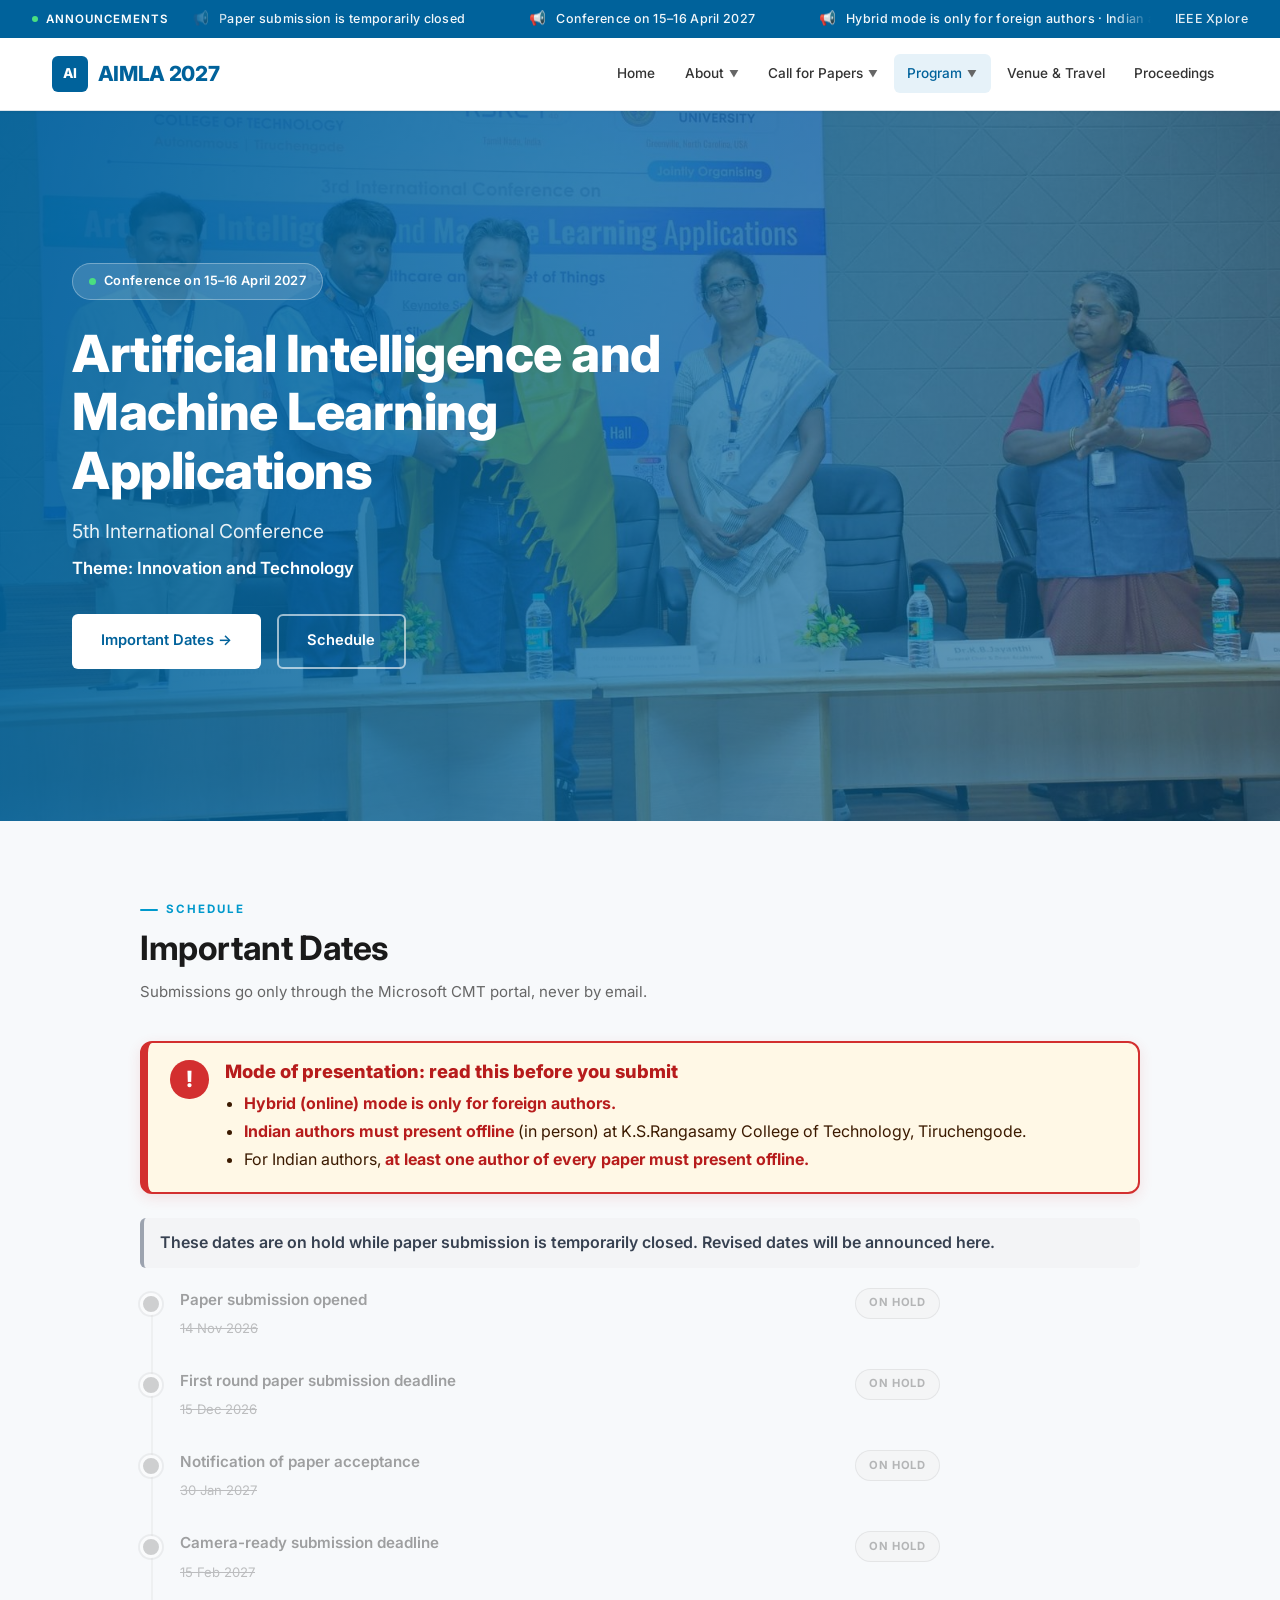
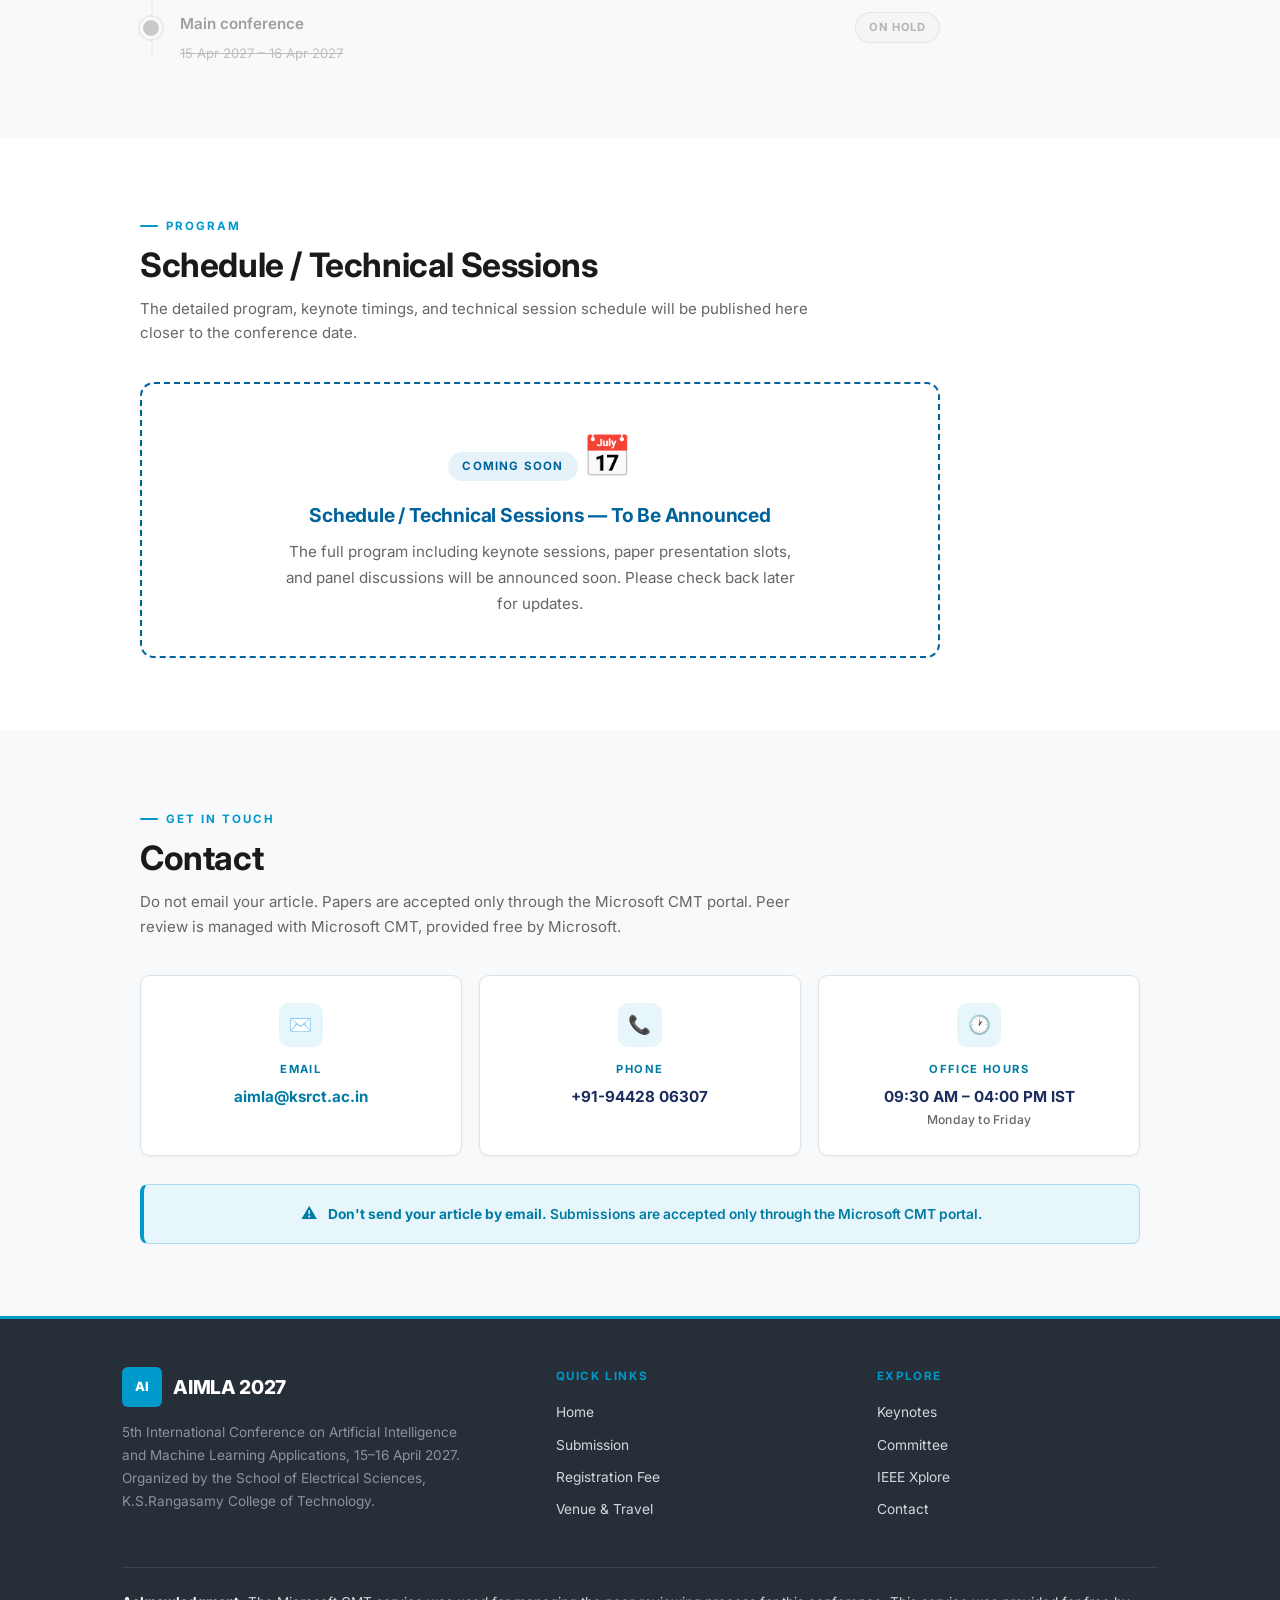
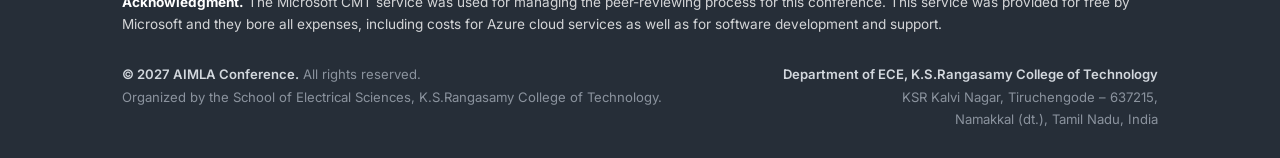
<file: program.html>
<!DOCTYPE html>
<html lang="en">
<head>
    <meta charset="UTF-8">
    <meta name="viewport" content="width=device-width, initial-scale=1.0">
    <title>Important Dates | AIMLA 2027 — ECE, KSRCT</title>
    <meta name="description" content="AIMLA 2027: 5th International Conference on Artificial Intelligence and Machine Learning Applications, 15–16 April 2027, K.S.Rangasamy College of Technology, Tiruchengode.">
    <link rel="preconnect" href="https://fonts.googleapis.com">
    <link rel="preconnect" href="https://fonts.gstatic.com" crossorigin>
    <link href="https://fonts.googleapis.com/css2?family=Inter:wght@300;400;500;600;700;800&family=Playfair+Display:ital,wght@0,600;0,700;1,600&display=swap" rel="stylesheet">
    <link rel="stylesheet" href="assets/css/site-header.css?v=1795493074">
    <link rel="stylesheet" href="assets/css/prog.css?v=1794645495">
    <link rel="stylesheet" href="assets/css/site-footer.css?v=1794645495">
</head>
<body>

    <!-- ===== TOP UTILITY BAR ===== -->
    <div class="top-bar">
        <div class="top-bar-left">Announcements</div>

        <div class="marquee-wrap" aria-label="Announcements">
            <div class="marquee-track">
                <span>Paper submission is temporarily closed</span>
                <span>Conference on 15–16 April 2027</span>
                <span>Hybrid mode is only for foreign authors · Indian authors must present offline</span>
                <span>Submit only via Microsoft CMT portal</span>
                <!-- duplicate for seamless loop -->
                <span aria-hidden="true">Paper submission is temporarily closed</span>
                <span aria-hidden="true">Conference on 15–16 April 2027</span>
                <span aria-hidden="true">Hybrid mode is only for foreign authors · Indian authors must present offline</span>
                <span aria-hidden="true">Submit only via Microsoft CMT portal</span>
            </div>
        </div>

        <div class="top-bar-links">
            <a href="https://ieeexplore.ieee.org" target="_blank" rel="noopener">IEEE Xplore</a>
        </div>
    </div>

    <!-- ===== NAVIGATION ===== -->
    <nav>
        <div class="nav-container">
            <a href="index.html" class="nav-logo">
                <span class="logo-mark">AI</span>
                AIMLA 2027            </a>

            <button class="mobile-toggle" onclick="toggleNav()" aria-label="Menu">☰</button>

            <ul class="nav-menu" id="navMenu">
                <li class="nav-item">
                    <a href="index.html">Home</a>
                </li>

                <li class="nav-item">
                    <a href="about.html">About <span class="chevron">▼</span></a>
                    <ul class="dropdown">
                        <li><a href="about.html#about">About Conference</a></li>
                        <li><a href="about.html#committee">Committee</a></li>
                        <li><a href="callforpapers.html#keynote-speakers">Keynote Speakers</a></li>
                    </ul>
                </li>

                <li class="nav-item">
                    <a href="callforpapers.html">Call for Papers <span class="chevron">▼</span></a>
                    <ul class="dropdown">
                        <li><a href="callforpapers.html#topics">Topics</a></li>
                        <li><a href="callforpapers.html#submission">Submission</a></li>
                        <li><a href="callforpapers.html#guidelines">Guidelines</a></li>
                        <li><a href="callforpapers.html#fees">Registration Fee</a></li>
                    </ul>
                </li>

                <li class="nav-item active">
                    <a href="program.html">Program <span class="chevron">▼</span></a>
                    <ul class="dropdown">
                        <li><a href="program.html#dates">Important Dates</a></li>
                        <li><a href="program.html#schedule">Schedule / Technical Sessions</a></li>
                    </ul>
                </li>

                <li class="nav-item">
                    <a href="venue-travel.html">Venue &amp; Travel</a>
                </li>

                <li class="nav-item">
                    <a href="proceedings.html">Proceedings</a>
                </li>
            </ul>
        </div>
    </nav>
    <!-- ===== HERO ===== -->
    <section class="hero" id="home">
        <div class="hero-bg">
            <div class="slide active" style="background-image: url('assets/img/hero/aimla-1.jpg');"></div>
            <div class="slide" style="background-image: url('assets/img/hero/aimla-2.jpg');"></div>
            <div class="slide" style="background-image: url('assets/img/hero/aimla-3.jpg');"></div>
            <div class="slide" style="background-image: url('assets/img/hero/aimla-4.jpg');"></div>
            <div class="slide" style="background-image: url('assets/img/hero/aimla-5.jpg');"></div>
            <div class="slide" style="background-image: url('assets/img/hero/aimla-6.jpg');"></div>
            <div class="slide" style="background-image: url('assets/img/hero/aimla-7.jpg');"></div>
            <div class="slide" style="background-image: url('assets/img/hero/aimla-8.jpg');"></div>
        </div>
        <div class="hero-overlay"></div>
        <div class="hero-content">
            <div class="hero-inner">
                <div class="hero-badge">
                    <span class="dot"></span>
                    Conference on 15–16 April 2027                </div>
                <h1>Artificial Intelligence and Machine Learning Applications</h1>
                <p class="subtitle">5th International Conference</p>
                <p class="theme">Theme: Innovation and Technology</p>
                <div class="hero-buttons">
                    <a href="#dates" class="btn btn-primary">Important Dates →</a>
                    <a href="#schedule" class="btn btn-outline">Schedule</a>
                </div>
            </div>
        </div>
    </section>

    <!-- ===== IMPORTANT DATES ===== -->
    <section id="dates" class="alt-bg">
        <div class="container">
            <div class="section-label">Schedule</div>
            <h2 class="section-title">Important Dates</h2>
            <p class="section-desc">Submissions go only through the Microsoft CMT portal, never by email.</p>

<aside class="mode-notice" role="note" aria-label="Mode of presentation">
    <div class="mode-notice-icon" aria-hidden="true">!</div>
    <div class="mode-notice-body">
        <h3>Mode of presentation: read this before you submit</h3>
        <ul>
            <li><strong>Hybrid (online) mode is only for foreign authors.</strong></li>
            <li><strong>Indian authors must present offline</strong> (in person) at K.S.Rangasamy College of Technology, Tiruchengode.</li>
            <li>For Indian authors, <strong>at least one author of every paper must present offline.</strong></li>
        </ul>
    </div>
</aside>

            <p class="dates-hold-note">These dates are on hold while paper submission is temporarily closed. Revised dates will be announced here.</p>
            <div class="timeline washed" aria-disabled="true">
                <div class="timeline-item">
                    <div class="timeline-dot teal"></div>
                    <div class="timeline-content">
                        <h4>Paper submission opened</h4>
                        <span class="date">14 Nov 2026</span>
                    </div>
                    <span class="status-badge tba">On hold</span>
                </div>
                <div class="timeline-item">
                    <div class="timeline-dot teal"></div>
                    <div class="timeline-content">
                        <h4>First round paper submission deadline</h4>
                        <span class="date">15 Dec 2026</span>
                    </div>
                    <span class="status-badge tba">On hold</span>
                </div>
                <div class="timeline-item">
                    <div class="timeline-dot teal"></div>
                    <div class="timeline-content">
                        <h4>Notification of paper acceptance</h4>
                        <span class="date">30 Jan 2027</span>
                    </div>
                    <span class="status-badge tba">On hold</span>
                </div>
                <div class="timeline-item">
                    <div class="timeline-dot teal"></div>
                    <div class="timeline-content">
                        <h4>Camera-ready submission deadline</h4>
                        <span class="date">15 Feb 2027</span>
                    </div>
                    <span class="status-badge tba">On hold</span>
                </div>
                <div class="timeline-item">
                    <div class="timeline-dot orange"></div>
                    <div class="timeline-content">
                        <h4>Main conference</h4>
                        <span class="date">15 Apr 2027 – 16 Apr 2027</span>
                    </div>
                    <span class="status-badge tba">On hold</span>
                </div>
            </div>
        </div>
    </section>

    <!-- ===== SCHEDULE / TECHNICAL SESSIONS — TO BE ANNOUNCED ===== -->
    <section id="schedule">
        <div class="container">
            <div class="section-label">Program</div>
            <h2 class="section-title">Schedule / Technical Sessions</h2>
            <p class="section-desc">The detailed program, keynote timings, and technical session schedule will be published here closer to the conference date.</p>

            <div class="schedule-tba">
                <div class="tba-badge">Coming Soon</div>
                <div class="tba-icon">📅</div>
                <h3>Schedule / Technical Sessions — To Be Announced</h3>
                <p>The full program including keynote sessions, paper presentation slots, and panel discussions will be announced soon. Please check back later for updates.</p>
            </div>
        </div>
    </section>
    <!-- ===== CONTACT ===== -->
    <main class="main-content" id="contact">
        <div class="container">
            <div class="section-label">Get in Touch</div>
            <h1 class="section-title">Contact</h1>
            <p class="section-desc">
                Do not email your article. Papers are accepted only through the Microsoft CMT portal. Peer review is managed with Microsoft CMT, provided free by Microsoft.
            </p>
            <div class="contact-grid">
                <div class="contact-card">
                    <div class="contact-icon">✉️</div>
                    <h4>Email</h4>
                    <p><a href="mailto:aimla@ksrct.ac.in">aimla@ksrct.ac.in</a></p>
                </div>
                <div class="contact-card">
                    <div class="contact-icon">📞</div>
                    <h4>Phone</h4>
                    <p>+91-94428 06307</p>
                </div>
                <div class="contact-card">
                    <div class="contact-icon">🕐</div>
                    <h4>Office Hours</h4>
                    <p>
                        09:30 AM – 04:00 PM IST                        <span class="subline">Monday to Friday</span>
                    </p>
                </div>
            </div>
            <div class="contact-note">
                <span class="note-icon">⚠️</span>
                <p><strong>Don't send your article by email.</strong> Submissions are accepted only through the Microsoft CMT portal.</p>
            </div>
        </div>
    </main>

    <!-- ===== FOOTER ===== -->
    <footer>
        <div class="footer-inner">
            <div class="footer-top">
                <div class="footer-brand-block footer-col">
                    <div class="footer-logo">
                        <span class="logo-mark">AI</span>
                        <span class="brand-name">AIMLA 2027</span>
                    </div>
                    <p class="brand-desc">
                        5th International Conference on Artificial Intelligence and Machine Learning Applications, 15–16 April 2027. Organized by the School of Electrical Sciences, K.S.Rangasamy College of Technology.                    </p>
                </div>
                <div class="footer-col">
                    <h5>Quick Links</h5>
                    <ul>
                        <li><a href="index.html">Home</a></li>
                        <li><a href="callforpapers.html#submission">Submission</a></li>
                        <li><a href="callforpapers.html#fees">Registration Fee</a></li>
                        <li><a href="venue-travel.html">Venue &amp; Travel</a></li>
                    </ul>
                </div>
                <div class="footer-col">
                    <h5>Explore</h5>
                    <ul>
                        <li><a href="callforpapers.html#keynote-speakers">Keynotes</a></li>
                        <li><a href="about.html#committee">Committee</a></li>
                        <li><a href="https://ieeexplore.ieee.org" target="_blank" rel="noopener">IEEE Xplore</a></li>
                        <li><a href="#contact">Contact</a></li>
                    </ul>
                </div>
            </div>
            <p class="footer-ack"><strong>Acknowledgment.</strong> The Microsoft CMT service was used for managing the peer-reviewing process for this conference. This service was provided for free by Microsoft and they bore all expenses, including costs for Azure cloud services as well as for software development and support.</p>
            <div class="footer-bottom">
                <div class="footer-copy">
                    <strong>© 2027 AIMLA Conference.</strong> All rights reserved.<br>
                    Organized by the School of Electrical Sciences, K.S.Rangasamy College of Technology.                </div>
                <div class="footer-address">
                    <strong>Department of ECE, K.S.Rangasamy College of Technology</strong><br>
                    KSR Kalvi Nagar, Tiruchengode – 637215,<br>
                    Namakkal (dt.), Tamil Nadu, India
                </div>
            </div>
        </div>
    </footer>

    <script src="assets/script/site.js?v=1794645495"></script>
</body>
</html>
</file>
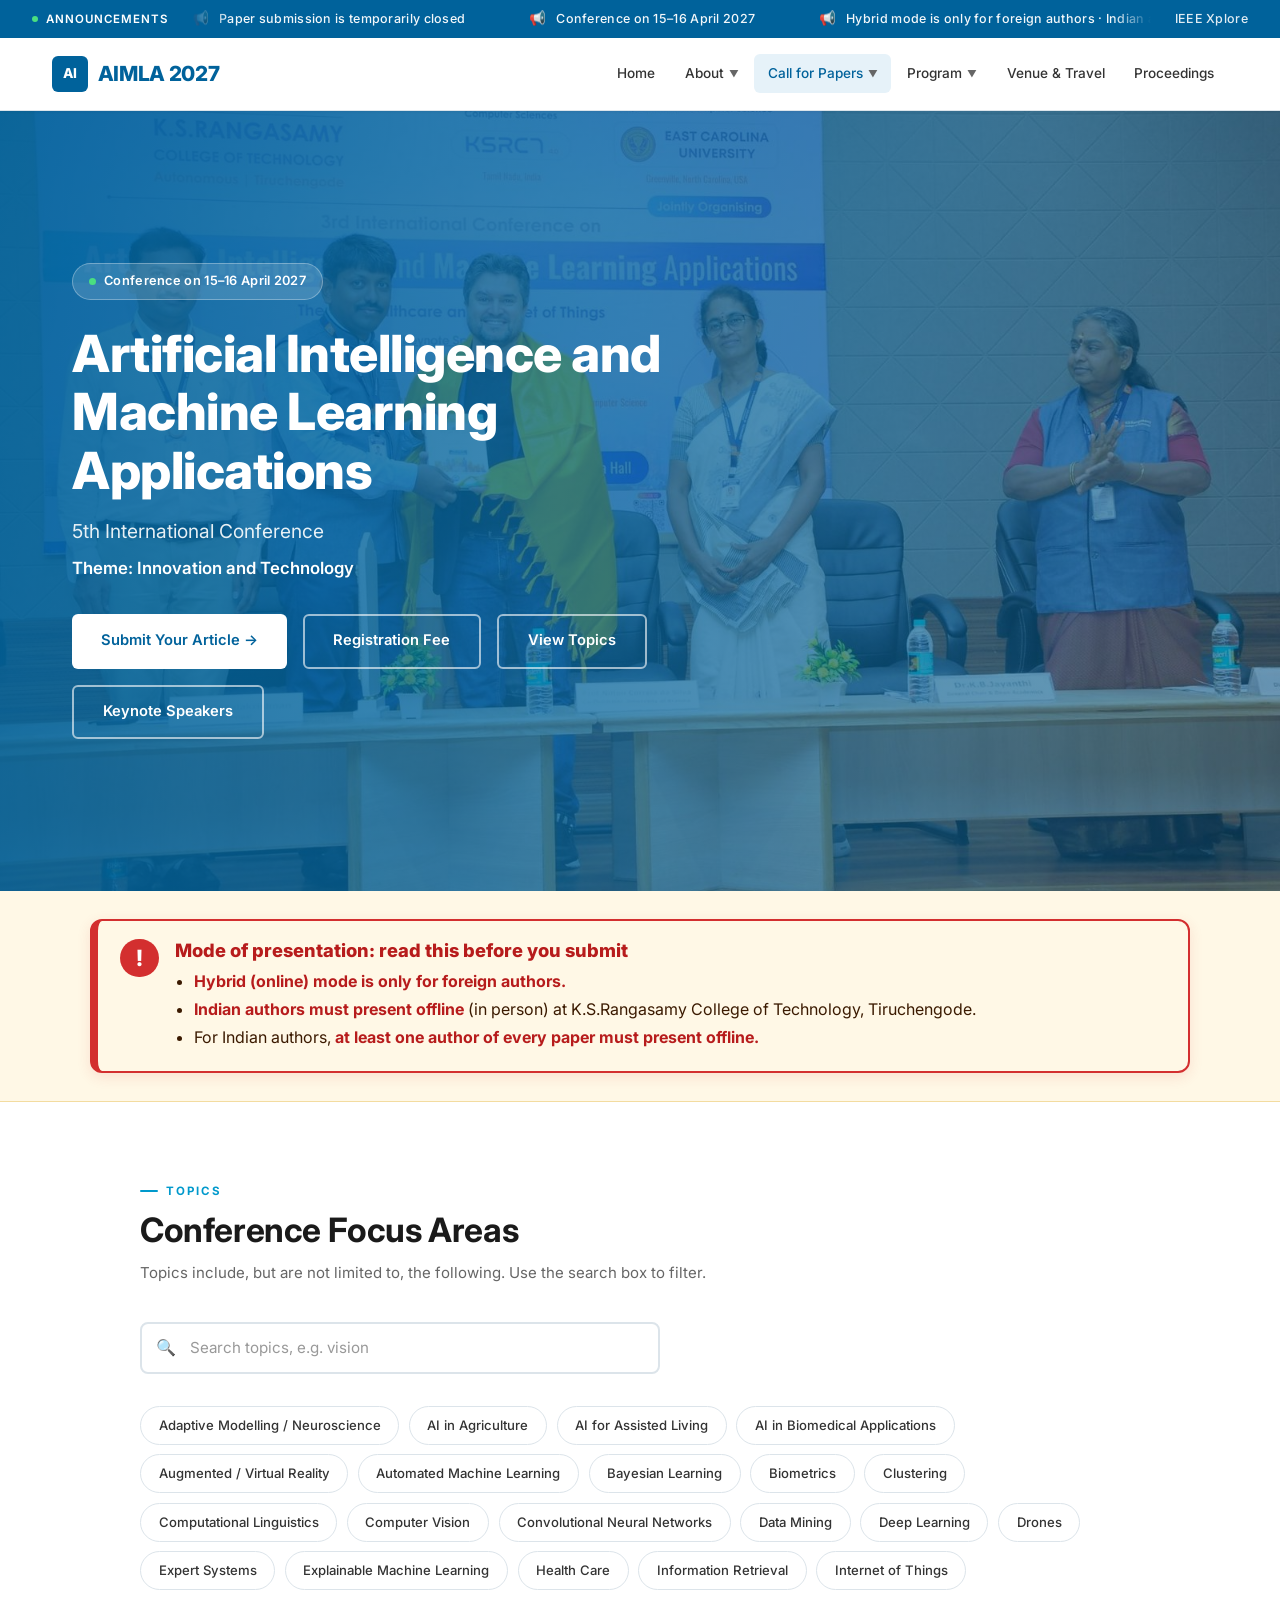
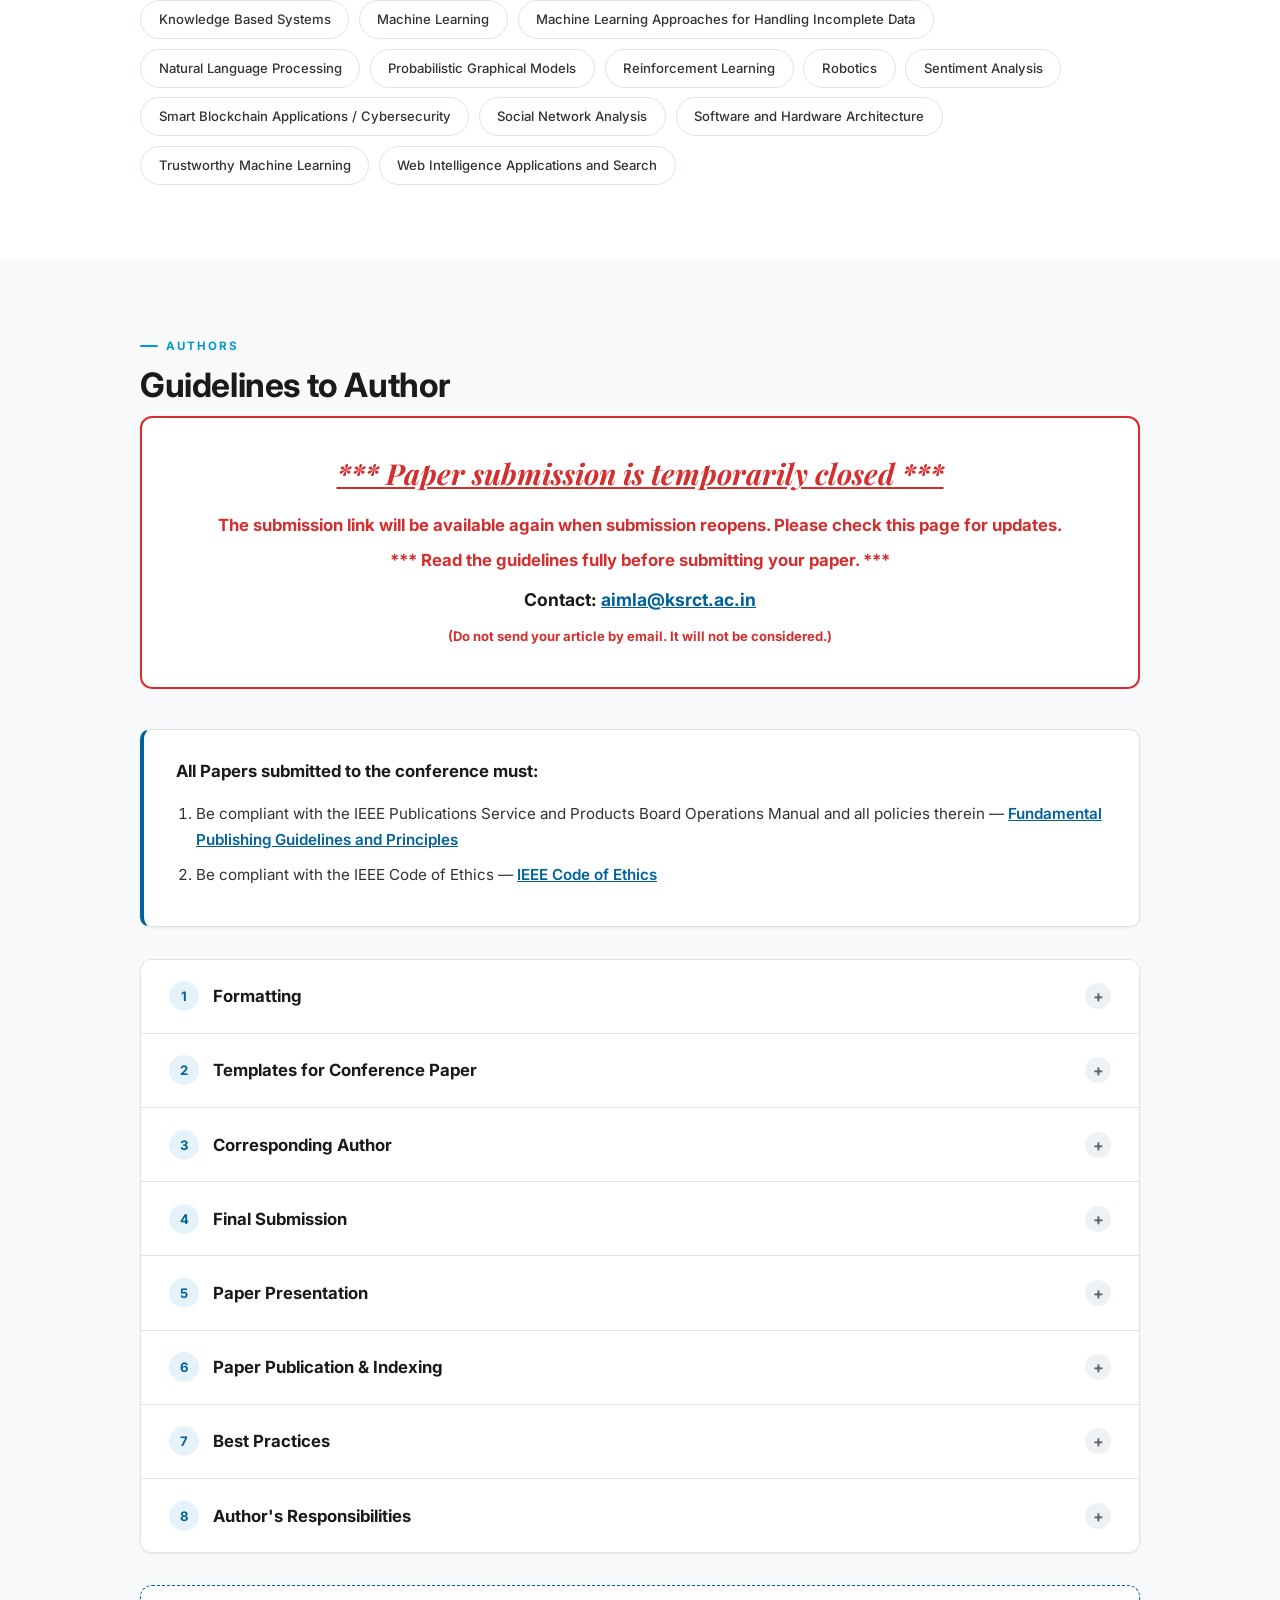
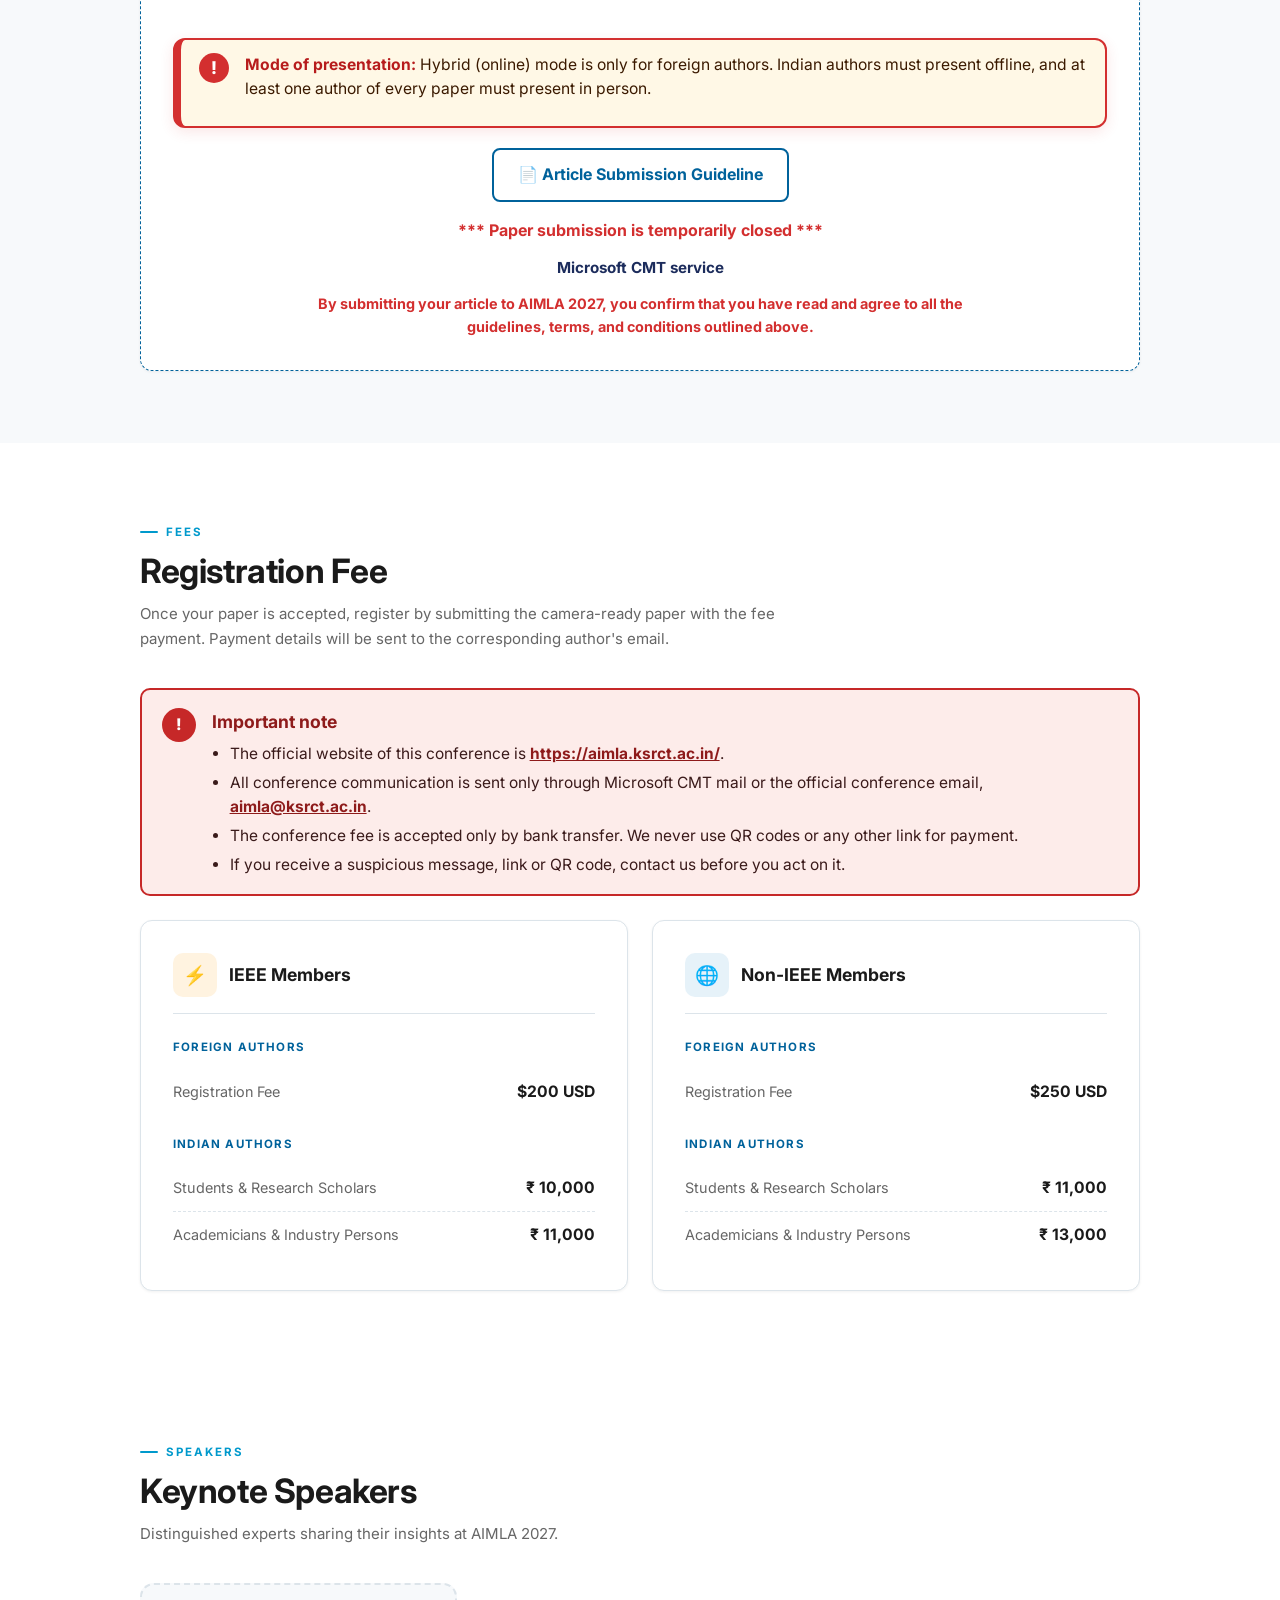
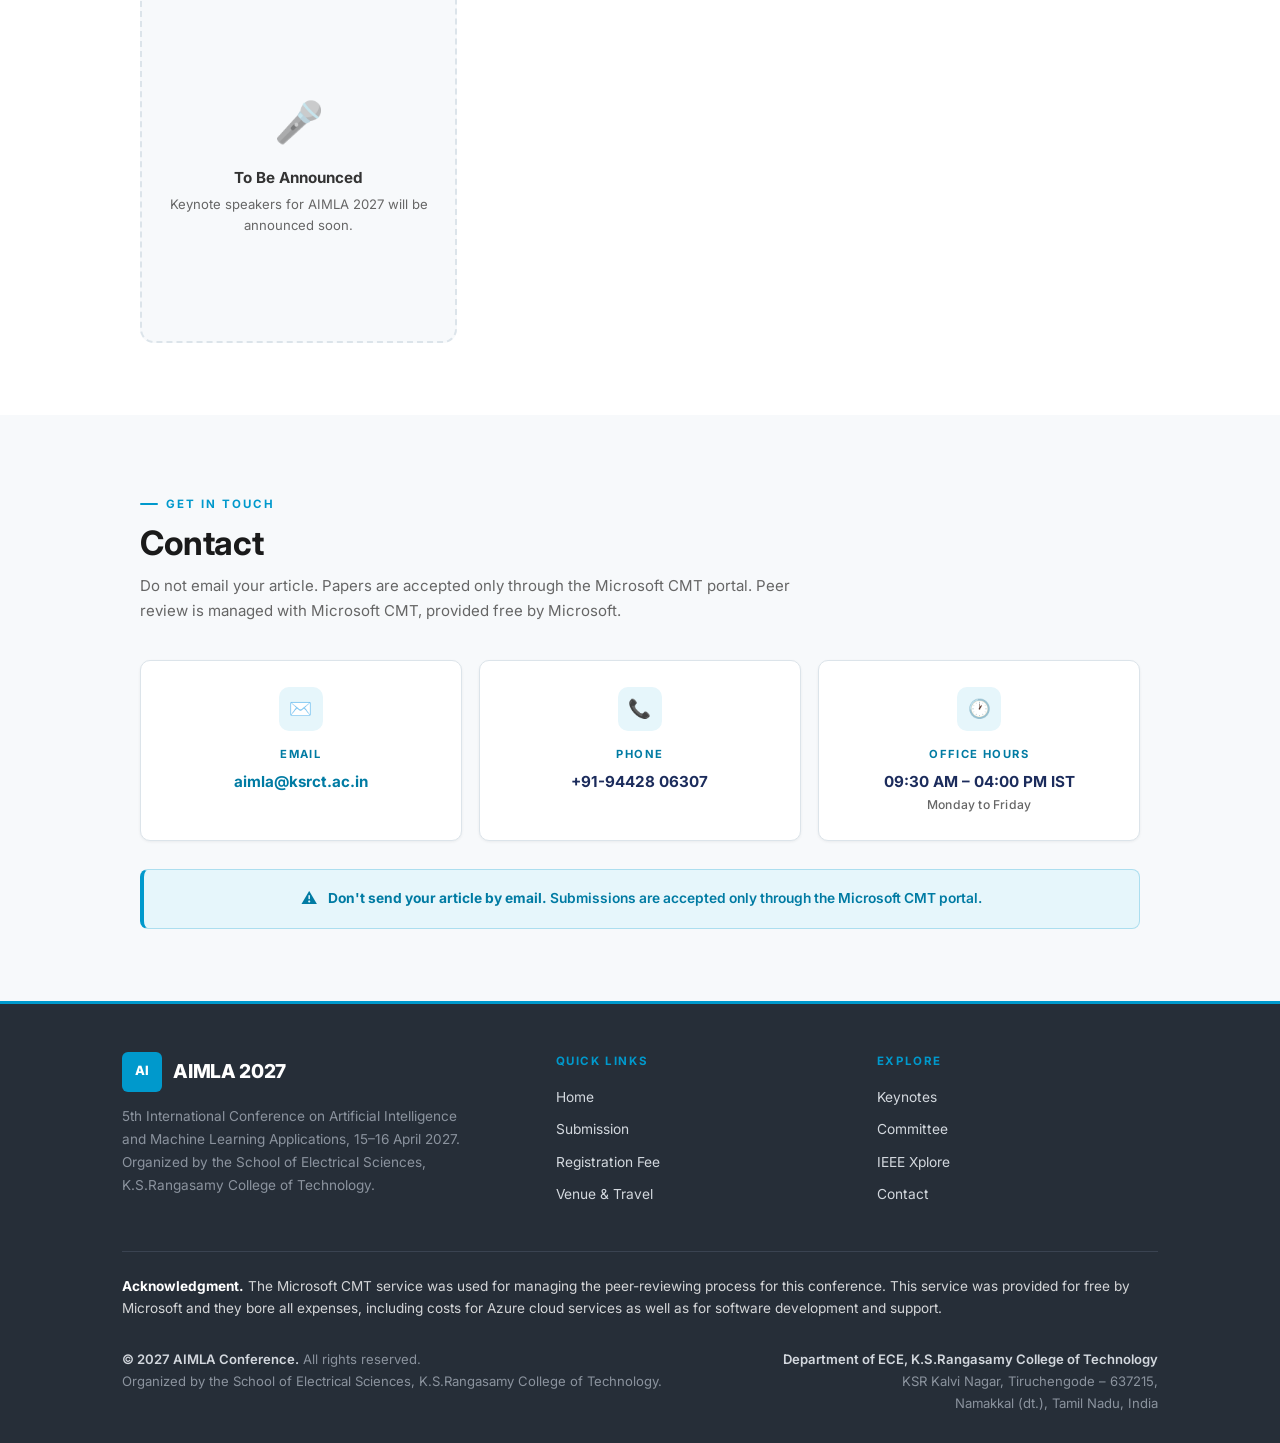
<file: registration.html>
<!DOCTYPE html>
<html lang="en">
<head>
    <meta charset="UTF-8">
    <title>Registration Fee - AIMLA 2027</title>
    <link rel="canonical" href="callforpapers.html#fees">
    <script>location.replace(document.querySelector('link[rel=canonical]').href);</script>
</head>
<body>
    <p>Registration fees are on the <a href="callforpapers.html#fees">Call for Papers page</a>.</p>
</body>
</html>
</file>
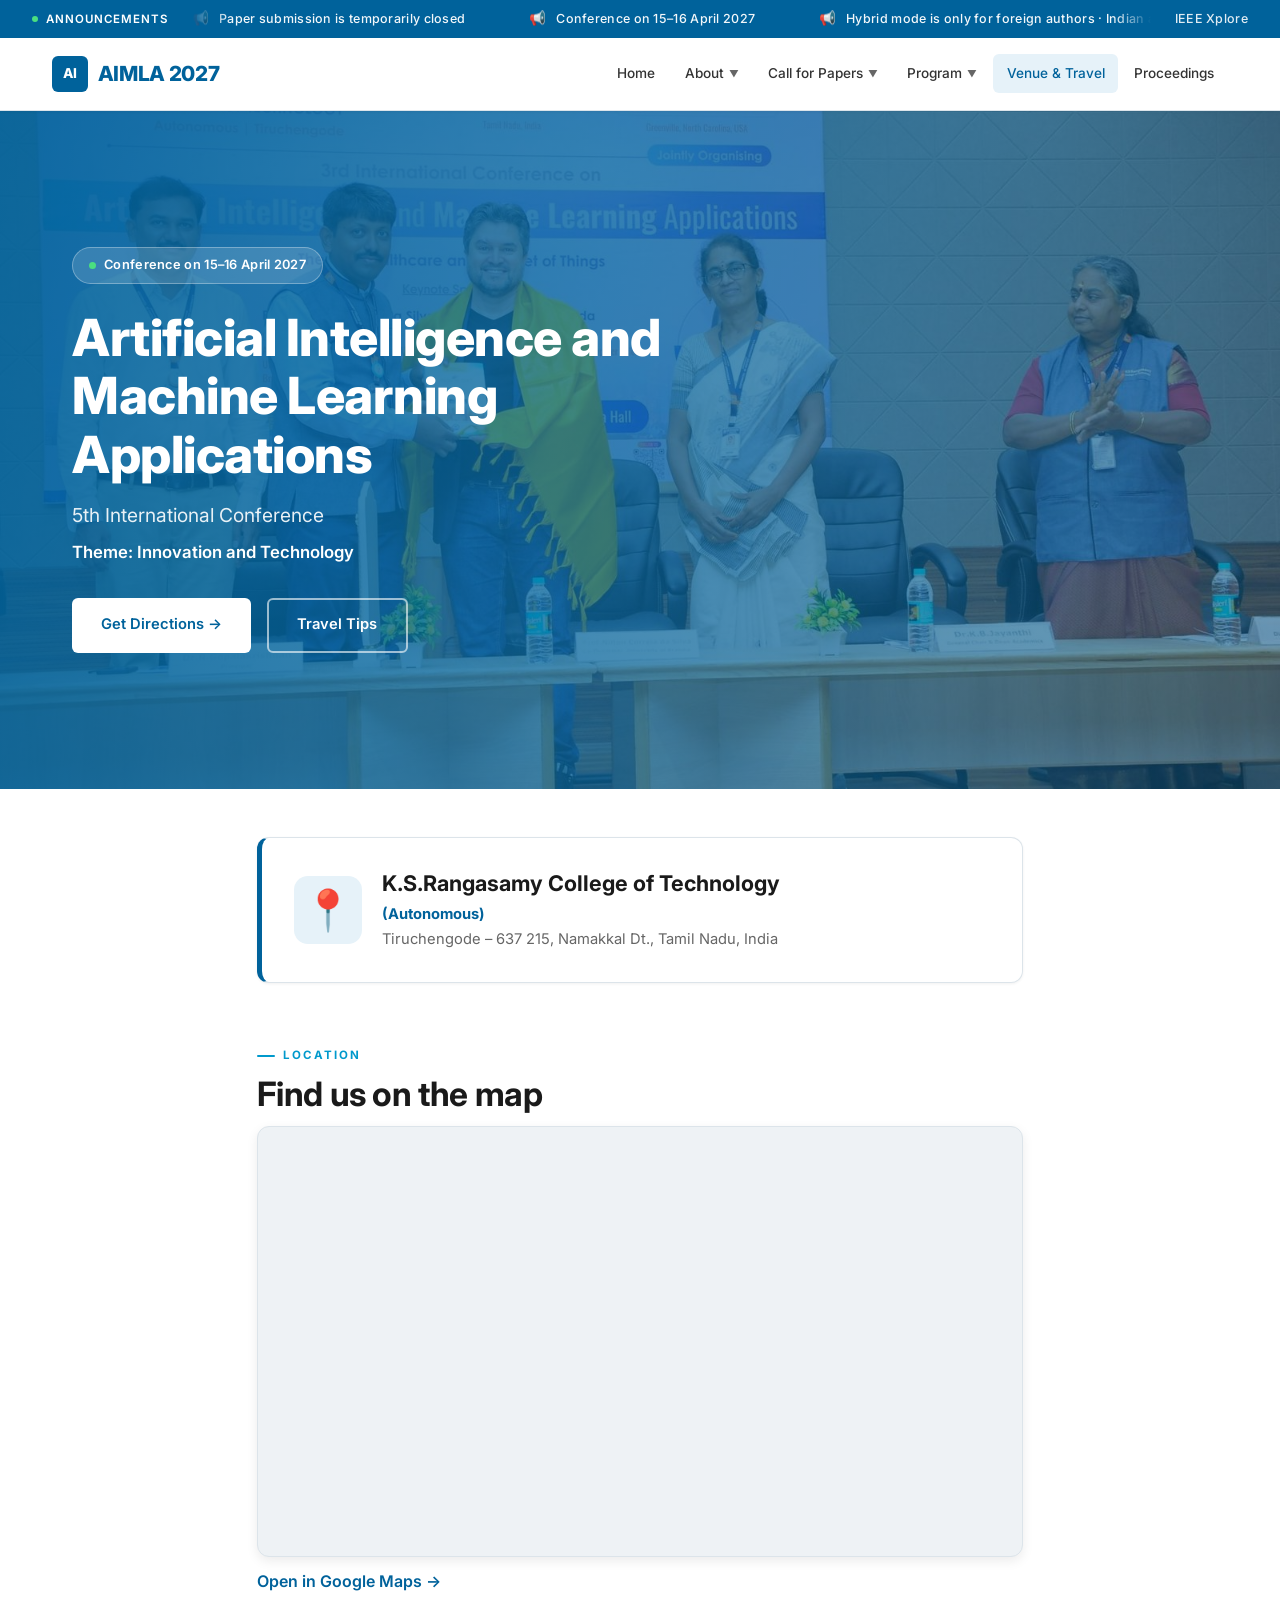
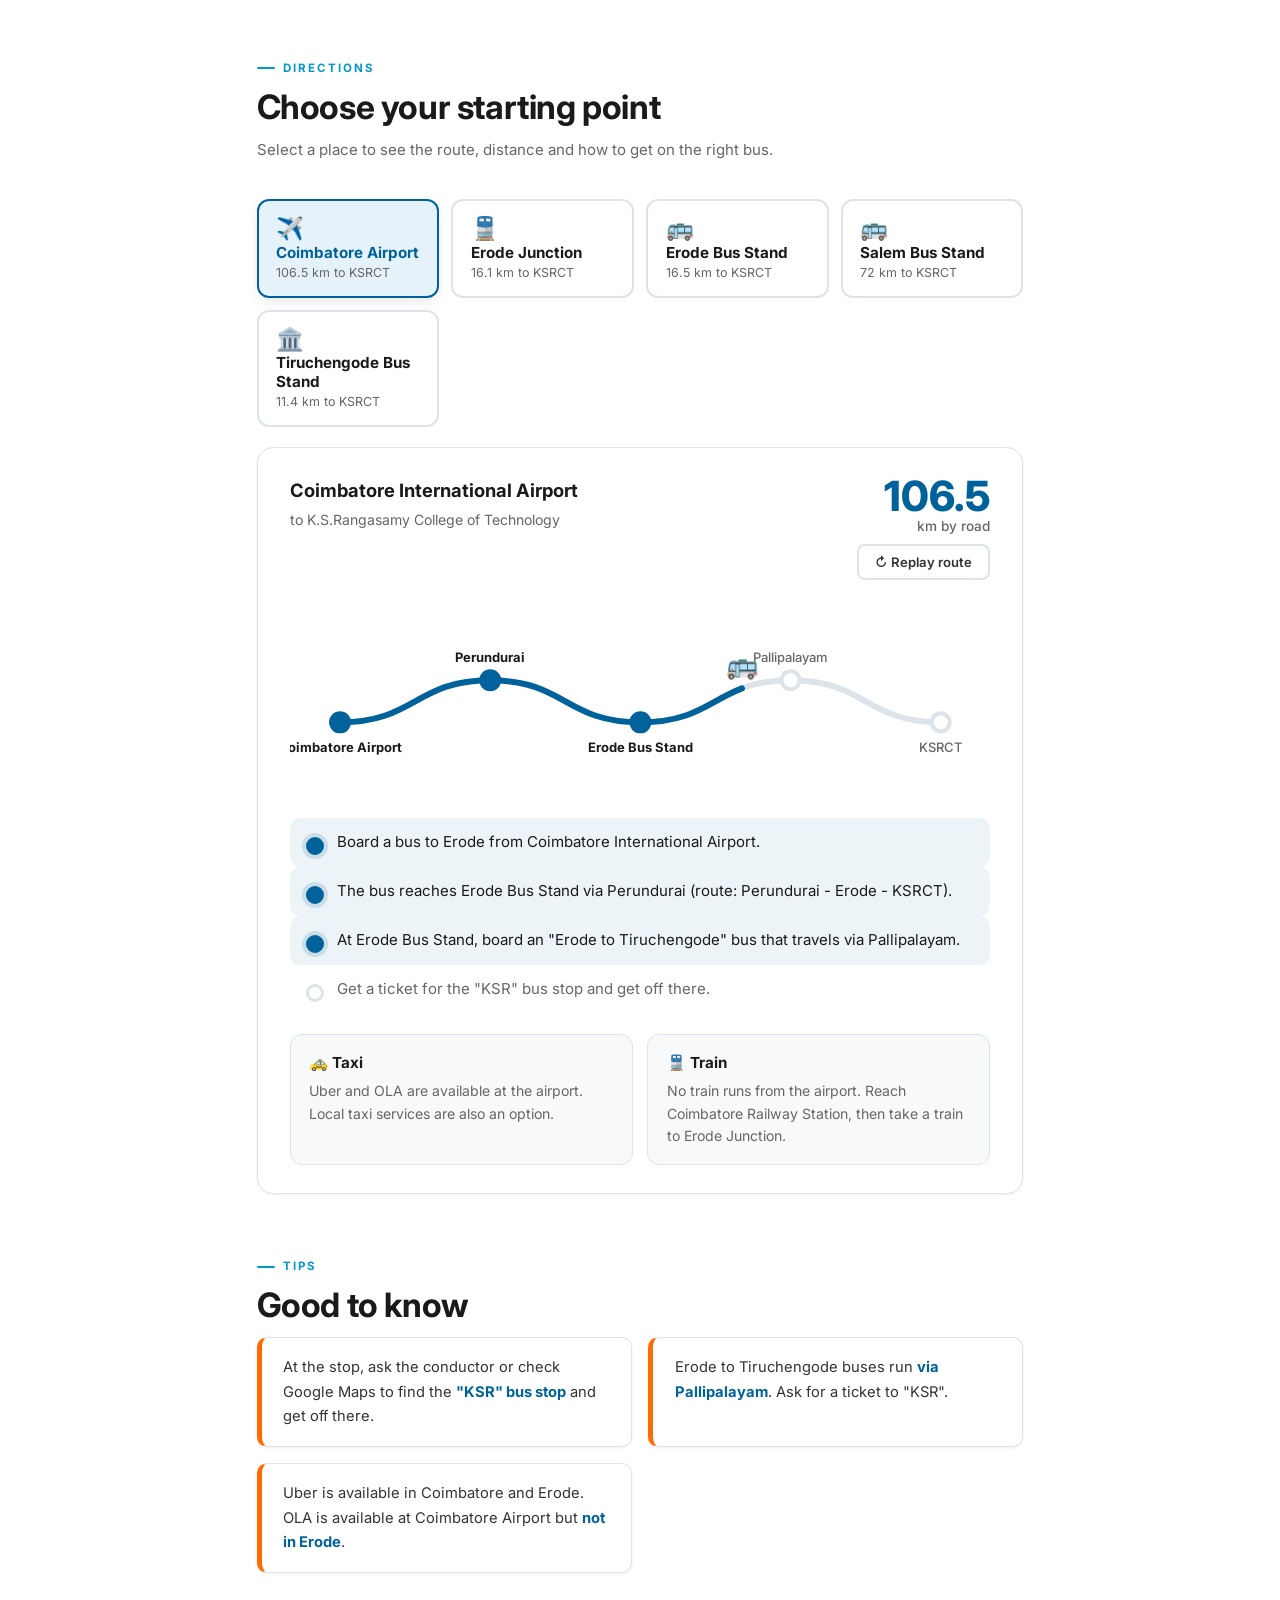
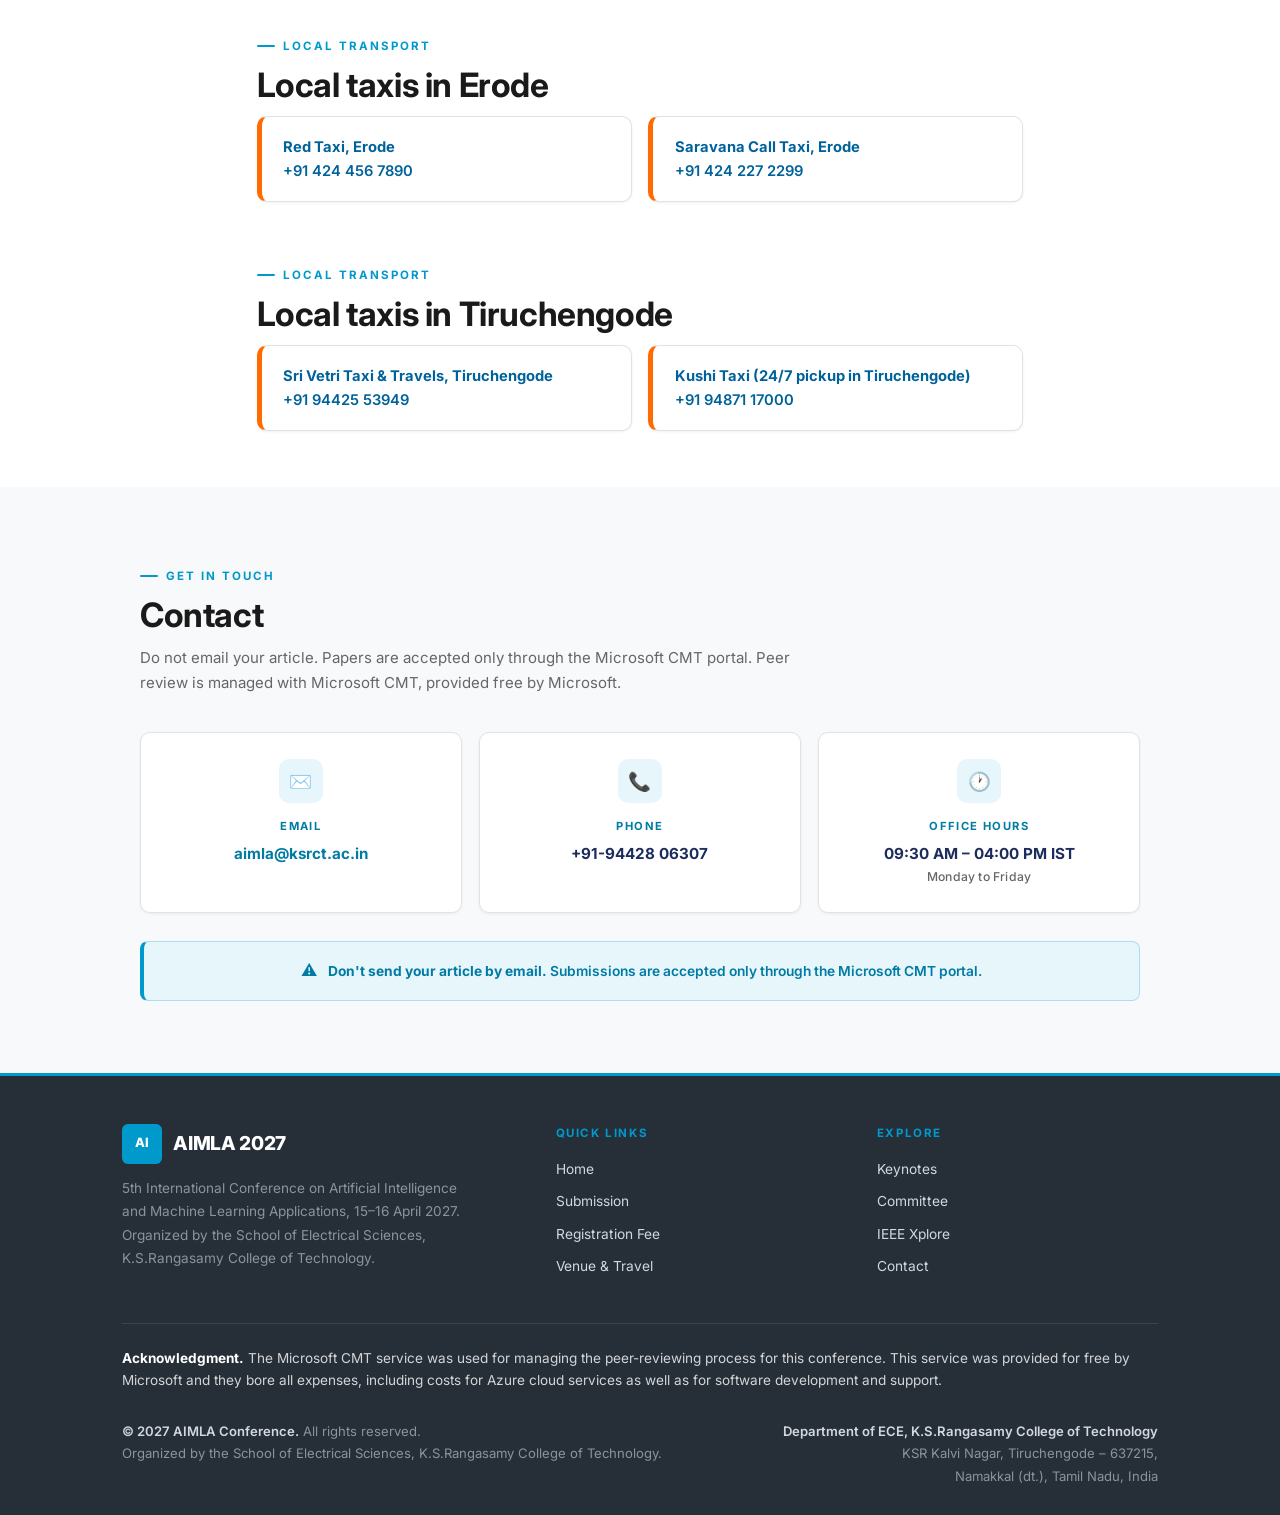
<file: venue-travel.html>
<!DOCTYPE html>
<html lang="en">
<head>
    <meta charset="UTF-8">
    <meta name="viewport" content="width=device-width, initial-scale=1.0">
    <title>Venue &amp; Travel | AIMLA 2027 — ECE, KSRCT</title>
    <meta name="description" content="AIMLA 2027: 5th International Conference on Artificial Intelligence and Machine Learning Applications, 15–16 April 2027, K.S.Rangasamy College of Technology, Tiruchengode.">
    <link rel="preconnect" href="https://fonts.googleapis.com">
    <link rel="preconnect" href="https://fonts.gstatic.com" crossorigin>
    <link href="https://fonts.googleapis.com/css2?family=Inter:wght@300;400;500;600;700;800&family=Playfair+Display:ital,wght@0,600;0,700;1,600&display=swap" rel="stylesheet">
    <link rel="stylesheet" href="assets/css/site-header.css?v=1795493074">
    <link rel="stylesheet" href="assets/css/ven.css?v=1794647499">
    <link rel="stylesheet" href="assets/css/site-footer.css?v=1794645495">
</head>
<body>

    <!-- ===== TOP UTILITY BAR ===== -->
    <div class="top-bar">
        <div class="top-bar-left">Announcements</div>

        <div class="marquee-wrap" aria-label="Announcements">
            <div class="marquee-track">
                <span>Paper submission is temporarily closed</span>
                <span>Conference on 15–16 April 2027</span>
                <span>Hybrid mode is only for foreign authors · Indian authors must present offline</span>
                <span>Submit only via Microsoft CMT portal</span>
                <!-- duplicate for seamless loop -->
                <span aria-hidden="true">Paper submission is temporarily closed</span>
                <span aria-hidden="true">Conference on 15–16 April 2027</span>
                <span aria-hidden="true">Hybrid mode is only for foreign authors · Indian authors must present offline</span>
                <span aria-hidden="true">Submit only via Microsoft CMT portal</span>
            </div>
        </div>

        <div class="top-bar-links">
            <a href="https://ieeexplore.ieee.org" target="_blank" rel="noopener">IEEE Xplore</a>
        </div>
    </div>

    <!-- ===== NAVIGATION ===== -->
    <nav>
        <div class="nav-container">
            <a href="index.html" class="nav-logo">
                <span class="logo-mark">AI</span>
                AIMLA 2027            </a>

            <button class="mobile-toggle" onclick="toggleNav()" aria-label="Menu">☰</button>

            <ul class="nav-menu" id="navMenu">
                <li class="nav-item">
                    <a href="index.html">Home</a>
                </li>

                <li class="nav-item">
                    <a href="about.html">About <span class="chevron">▼</span></a>
                    <ul class="dropdown">
                        <li><a href="about.html#about">About Conference</a></li>
                        <li><a href="about.html#committee">Committee</a></li>
                        <li><a href="callforpapers.html#keynote-speakers">Keynote Speakers</a></li>
                    </ul>
                </li>

                <li class="nav-item">
                    <a href="callforpapers.html">Call for Papers <span class="chevron">▼</span></a>
                    <ul class="dropdown">
                        <li><a href="callforpapers.html#topics">Topics</a></li>
                        <li><a href="callforpapers.html#submission">Submission</a></li>
                        <li><a href="callforpapers.html#guidelines">Guidelines</a></li>
                        <li><a href="callforpapers.html#fees">Registration Fee</a></li>
                    </ul>
                </li>

                <li class="nav-item">
                    <a href="program.html">Program <span class="chevron">▼</span></a>
                    <ul class="dropdown">
                        <li><a href="program.html#dates">Important Dates</a></li>
                        <li><a href="program.html#schedule">Schedule / Technical Sessions</a></li>
                    </ul>
                </li>

                <li class="nav-item active">
                    <a href="venue-travel.html">Venue &amp; Travel</a>
                </li>

                <li class="nav-item">
                    <a href="proceedings.html">Proceedings</a>
                </li>
            </ul>
        </div>
    </nav>
    <!-- ===== HERO ===== -->
    <section class="hero" id="home">
        <div class="hero-bg">
            <div class="slide active" style="background-image: url('assets/img/hero/aimla-1.jpg');"></div>
            <div class="slide" style="background-image: url('assets/img/hero/aimla-2.jpg');"></div>
            <div class="slide" style="background-image: url('assets/img/hero/aimla-3.jpg');"></div>
            <div class="slide" style="background-image: url('assets/img/hero/aimla-4.jpg');"></div>
            <div class="slide" style="background-image: url('assets/img/hero/aimla-5.jpg');"></div>
            <div class="slide" style="background-image: url('assets/img/hero/aimla-6.jpg');"></div>
            <div class="slide" style="background-image: url('assets/img/hero/aimla-7.jpg');"></div>
            <div class="slide" style="background-image: url('assets/img/hero/aimla-8.jpg');"></div>
        </div>
        <div class="hero-overlay"></div>
        <div class="hero-content">
            <div class="hero-inner">
                <div class="hero-badge">
                    <span class="dot"></span>
                    Conference on 15–16 April 2027                </div>
                <h1>Artificial Intelligence and Machine Learning Applications</h1>
                <p class="subtitle">5th International Conference</p>
                <p class="theme">Theme: Innovation and Technology</p>
                <div class="hero-buttons">
                    <a href="#directions" class="btn btn-primary">Get Directions →</a>
                    <a href="#tips" class="btn btn-outline">Travel Tips</a>
                </div>
            </div>
        </div>
    </section>

    <main class="container">

        <!-- DESTINATION -->
        <section style="padding-top: 3rem;">
            <div class="dest">
                <div class="pin" aria-hidden="true">📍</div>
                <div>
                    <h2>K.S.Rangasamy College of Technology</h2>
                    <p><strong>(Autonomous)</strong></p>
                    <p>Tiruchengode – 637 215, Namakkal Dt., Tamil Nadu, India</p>
                </div>
            </div>
        </section>

        <!-- MAP -->
        <section id="map">
            <div class="section-label">Location</div>
            <h2 class="section-title">Find us on the map</h2>
            <div class="venue-map">
                <iframe src="https://maps.google.com/maps?q=11.362752,77.827919&amp;z=16&amp;output=embed" title="Map of K.S.Rangasamy College of Technology, Tiruchengode" loading="lazy" referrerpolicy="no-referrer-when-downgrade" allowfullscreen></iframe>
            </div>
            <p class="map-link"><a href="https://maps.app.goo.gl/rEoa5eunsFghtssx5" target="_blank" rel="noopener">Open in Google Maps →</a></p>
        </section>

        <!-- TABS + PANEL -->
        <section id="directions">
            <div class="section-label">Directions</div>
            <h2 class="section-title">Choose your starting point</h2>
            <p class="section-desc">Select a place to see the route, distance and how to get on the right bus.</p>
            <div class="tabs" role="tablist" id="tabs"></div>
            <div class="panel" id="panel" role="tabpanel" aria-live="polite"></div>
        </section>

        <!-- GOOD TO KNOW (tips) -->
        <section id="tips">
            <div class="section-label">Tips</div>
            <h2 class="section-title">Good to know</h2>
            <div class="tips">
                <div class="tip">At the stop, ask the conductor or check Google Maps to find the <b>"KSR" bus stop</b> and get off there.</div>
                <div class="tip">Erode to Tiruchengode buses run <b>via Pallipalayam</b>. Ask for a ticket to "KSR".</div>
                <div class="tip">Uber is available in Coimbatore and Erode. OLA is available at Coimbatore Airport but <b>not in Erode</b>.</div>
            </div>
        </section>

        <!-- LOCAL TAXIS -->
        <section>
            <div class="section-label">Local Transport</div>
            <h2 class="section-title">Local taxis in Erode</h2>
            <div class="tips">
                <div class="tip"><b>Red Taxi, Erode</b><br><a href="tel:+914244567890">+91 424 456 7890</a></div>
                <div class="tip"><b>Saravana Call Taxi, Erode</b><br><a href="tel:+914242272299">+91 424 227 2299</a></div>
            </div>
        </section>
        <section>
            <div class="section-label">Local Transport</div>
            <h2 class="section-title">Local taxis in Tiruchengode</h2>
            <div class="tips">
                <div class="tip"><b>Sri Vetri Taxi &amp; Travels, Tiruchengode</b><br><a href="tel:+919442553949">+91 94425 53949</a></div>
                <div class="tip"><b>Kushi Taxi (24/7 pickup in Tiruchengode)</b><br><a href="tel:+919487117000">+91 94871 17000</a></div>
            </div>
        </section>

    </main>

    <script src="assets/script/ven.js?v=1794645495"></script>
    <!-- ===== CONTACT ===== -->
    <main class="main-content" id="contact">
        <div class="container">
            <div class="section-label">Get in Touch</div>
            <h1 class="section-title">Contact</h1>
            <p class="section-desc">
                Do not email your article. Papers are accepted only through the Microsoft CMT portal. Peer review is managed with Microsoft CMT, provided free by Microsoft.
            </p>
            <div class="contact-grid">
                <div class="contact-card">
                    <div class="contact-icon">✉️</div>
                    <h4>Email</h4>
                    <p><a href="mailto:aimla@ksrct.ac.in">aimla@ksrct.ac.in</a></p>
                </div>
                <div class="contact-card">
                    <div class="contact-icon">📞</div>
                    <h4>Phone</h4>
                    <p>+91-94428 06307</p>
                </div>
                <div class="contact-card">
                    <div class="contact-icon">🕐</div>
                    <h4>Office Hours</h4>
                    <p>
                        09:30 AM – 04:00 PM IST                        <span class="subline">Monday to Friday</span>
                    </p>
                </div>
            </div>
            <div class="contact-note">
                <span class="note-icon">⚠️</span>
                <p><strong>Don't send your article by email.</strong> Submissions are accepted only through the Microsoft CMT portal.</p>
            </div>
        </div>
    </main>

    <!-- ===== FOOTER ===== -->
    <footer>
        <div class="footer-inner">
            <div class="footer-top">
                <div class="footer-brand-block footer-col">
                    <div class="footer-logo">
                        <span class="logo-mark">AI</span>
                        <span class="brand-name">AIMLA 2027</span>
                    </div>
                    <p class="brand-desc">
                        5th International Conference on Artificial Intelligence and Machine Learning Applications, 15–16 April 2027. Organized by the School of Electrical Sciences, K.S.Rangasamy College of Technology.                    </p>
                </div>
                <div class="footer-col">
                    <h5>Quick Links</h5>
                    <ul>
                        <li><a href="index.html">Home</a></li>
                        <li><a href="callforpapers.html#submission">Submission</a></li>
                        <li><a href="callforpapers.html#fees">Registration Fee</a></li>
                        <li><a href="venue-travel.html">Venue &amp; Travel</a></li>
                    </ul>
                </div>
                <div class="footer-col">
                    <h5>Explore</h5>
                    <ul>
                        <li><a href="callforpapers.html#keynote-speakers">Keynotes</a></li>
                        <li><a href="about.html#committee">Committee</a></li>
                        <li><a href="https://ieeexplore.ieee.org" target="_blank" rel="noopener">IEEE Xplore</a></li>
                        <li><a href="#contact">Contact</a></li>
                    </ul>
                </div>
            </div>
            <p class="footer-ack"><strong>Acknowledgment.</strong> The Microsoft CMT service was used for managing the peer-reviewing process for this conference. This service was provided for free by Microsoft and they bore all expenses, including costs for Azure cloud services as well as for software development and support.</p>
            <div class="footer-bottom">
                <div class="footer-copy">
                    <strong>© 2027 AIMLA Conference.</strong> All rights reserved.<br>
                    Organized by the School of Electrical Sciences, K.S.Rangasamy College of Technology.                </div>
                <div class="footer-address">
                    <strong>Department of ECE, K.S.Rangasamy College of Technology</strong><br>
                    KSR Kalvi Nagar, Tiruchengode – 637215,<br>
                    Namakkal (dt.), Tamil Nadu, India
                </div>
            </div>
        </div>
    </footer>

    <script src="assets/script/site.js?v=1794645495"></script>
</body>
</html>
</file>
<file: assets/css/site-header.css>
* { margin: 0; padding: 0; box-sizing: border-box; }

:root {
    --ieee-blue: #00629B;
    --ieee-blue-dark: #004a75;
    --ieee-blue-light: #e6f2f9;
    --ieee-cyan: #00b5e2;
    --text-dark: #1a1a1a;
    --text-body: #333333;
    --text-muted: #666666;
    --bg-white: #ffffff;
    --border: #dce4ea;
    --shadow-sm: 0 1px 3px rgba(0,0,0,0.08);
    --shadow-md: 0 4px 12px rgba(0,0,0,0.1);
    --shadow-lg: 0 10px 30px rgba(0,0,0,0.14);
}

html { scroll-behavior: smooth; }

body {
    font-family: 'Inter', -apple-system, BlinkMacSystemFont, 'Segoe UI', sans-serif;
    background: var(--bg-white);
    color: var(--text-body);
    line-height: 1.65;
    -webkit-font-smoothing: antialiased;
}

/* ===== TOP UTILITY BAR with marquee ===== */
.top-bar {
    background: var(--ieee-blue);
    color: #fff;
    font-size: 0.78rem;
    padding: 0.5rem 2rem;
    display: flex;
    justify-content: space-between;
    align-items: center;
    gap: 1.5rem;
    letter-spacing: 0.3px;
}

.top-bar-left {
    font-weight: 600;
    white-space: nowrap;
    flex-shrink: 0;
    display: flex;
    align-items: center;
    gap: 0.5rem;
    text-transform: uppercase;
    letter-spacing: 1px;
    font-size: 0.72rem;
}

.top-bar-left::before {
    content: '';
    width: 6px;
    height: 6px;
    background: #4ade80;
    border-radius: 50%;
    animation: pulse 2s infinite;
}

@keyframes pulse {
    0%, 100% { opacity: 1; transform: scale(1); }
    50% { opacity: 0.5; transform: scale(1.4); }
}

.marquee-wrap {
    flex: 1;
    overflow: hidden;
    position: relative;
    mask-image: linear-gradient(to right, transparent 0%, #000 4%, #000 96%, transparent 100%);
    -webkit-mask-image: linear-gradient(to right, transparent 0%, #000 4%, #000 96%, transparent 100%);
}

.marquee-track {
    display: inline-flex;
    white-space: nowrap;
    animation: scroll-left 35s linear infinite;
    will-change: transform;
}

.marquee-track span {
    padding-right: 4rem;
    color: rgba(255,255,255,0.95);
    font-weight: 500;
}

.marquee-track span::before {
    content: '📢';
    margin-right: 0.6rem;
    font-size: 0.85rem;
}

@keyframes scroll-left {
    0%   { transform: translateX(0); }
    100% { transform: translateX(-50%); }
}

.marquee-wrap:hover .marquee-track {
    animation-play-state: paused;
}

.top-bar-links {
    display: flex;
    gap: 1.5rem;
    flex-shrink: 0;
}

.top-bar-links a {
    color: rgba(255,255,255,0.88);
    text-decoration: none;
    transition: color 0.2s;
    font-weight: 500;
    white-space: nowrap;
}

.top-bar-links a:hover { color: #fff; }

/* ===== NAVIGATION ===== */
nav {
    position: sticky;
    top: 0;
    width: 100%;
    background: rgba(255,255,255,0.98);
    backdrop-filter: blur(10px);
    border-bottom: 1px solid var(--border);
    z-index: 1000;
    box-shadow: var(--shadow-sm);
}

.nav-container {
    max-width: 1240px;
    margin: 0 auto;
    display: flex;
    justify-content: space-between;
    align-items: center;
    height: 72px;
    padding: 0 2rem;
}

.nav-logo {
    display: flex;
    align-items: center;
    gap: 0.6rem;
    font-size: 1.3rem;
    font-weight: 800;
    color: var(--ieee-blue);
    text-decoration: none;
    letter-spacing: -0.3px;
    flex-shrink: 0;
}

.nav-logo .logo-mark {
    width: 36px;
    height: 36px;
    background: var(--ieee-blue);
    border-radius: 6px;
    display: flex;
    align-items: center;
    justify-content: center;
    color: #fff;
    font-size: 0.85rem;
    font-weight: 800;
}

/* ===== NAV MENU ===== */
.nav-menu {
    display: flex;
    align-items: center;
    gap: 0.15rem;
    list-style: none;
}

.nav-item {
    position: relative;
}

.nav-item > a {
    display: inline-flex;
    align-items: center;
    gap: 0.3rem;
    color: var(--text-body);
    text-decoration: none;
    font-size: 0.85rem;
    font-weight: 500;
    padding: 0.55rem 0.85rem;
    border-radius: 6px;
    transition: all 0.2s;
    white-space: nowrap;
    cursor: pointer;
}

.nav-item > a:hover,
.nav-item.active > a {
    color: var(--ieee-blue);
    background: var(--ieee-blue-light);
}

.nav-item .chevron {
    font-size: 0.6rem;
    transition: transform 0.25s;
    color: var(--text-muted);
    display: inline-block;
    line-height: 1;
}

.nav-item:hover .chevron,
.nav-item.open .chevron {
    transform: rotate(180deg);
    color: var(--ieee-blue);
}

/* ===== DROPDOWN ===== */
.dropdown {
    position: absolute;
    top: calc(100% + 8px);
    left: 0;
    min-width: 220px;
    background: #fff;
    border: 1px solid var(--border);
    border-radius: 10px;
    box-shadow: var(--shadow-lg);
    padding: 0.5rem;
    list-style: none;
    opacity: 0;
    visibility: hidden;
    transform: translateY(-8px);
    transition: opacity 0.2s ease, transform 0.2s ease, visibility 0.2s;
    z-index: 100;
}

.nav-item:hover .dropdown,
.nav-item.open .dropdown {
    opacity: 1;
    visibility: visible;
    transform: translateY(0);
}

.dropdown::before {
    content: '';
    position: absolute;
    top: -8px;
    left: 0;
    right: 0;
    height: 8px;
}

.dropdown li a {
    display: flex;
    align-items: center;
    gap: 0.5rem;
    color: var(--text-body);
    text-decoration: none;
    font-size: 0.85rem;
    font-weight: 500;
    padding: 0.65rem 0.9rem;
    border-radius: 7px;
    transition: all 0.18s;
    white-space: nowrap;
}

.dropdown li a:hover {
    background: var(--ieee-blue-light);
    color: var(--ieee-blue);
    padding-left: 1.1rem;
}

.dropdown li a::before {
    content: '';
    width: 4px;
    height: 4px;
    border-radius: 50%;
    background: var(--ieee-blue);
    opacity: 0;
    transition: opacity 0.18s;
}

.dropdown li a:hover::before {
    opacity: 1;
}

/* ===== MOBILE TOGGLE ===== */
.mobile-toggle {
    display: none;
    background: none;
    border: none;
    color: var(--text-dark);
    font-size: 1.5rem;
    cursor: pointer;
    padding: 0.5rem;
}

/* ===== RESPONSIVE ===== */
@media (max-width: 1150px) {
    .nav-item > a { padding: 0.55rem 0.6rem; font-size: 0.82rem; }
}

@media (max-width: 1024px) {
    .nav-container { padding: 0 1.25rem; }

    .mobile-toggle { display: block; }

    .nav-menu {
        display: none;
        position: absolute;
        top: 72px;
        left: 0;
        right: 0;
        background: #fff;
        flex-direction: column;
        align-items: stretch;
        padding: 0.75rem 1rem 1.25rem;
        gap: 0.15rem;
        border-bottom: 1px solid var(--border);
        box-shadow: var(--shadow-md);
        max-height: calc(100vh - 72px);
        overflow-y: auto;
    }

    .nav-menu.open { display: flex; }

    .nav-item { position: static; }

    .nav-item > a {
        display: flex;
        justify-content: space-between;
        padding: 0.85rem 1rem;
        font-size: 0.9rem;
        border-radius: 8px;
    }

    /* Mobile accordion dropdowns */
    .dropdown {
        position: static;
        opacity: 1;
        visibility: visible;
        transform: none;
        box-shadow: none;
        border: none;
        border-left: 2px solid var(--border);
        border-radius: 0;
        padding: 0 0 0 1rem;
        margin: 0.25rem 0 0.5rem 1rem;
        max-height: 0;
        overflow: hidden;
        transition: max-height 0.3s ease, margin 0.3s ease;
    }

    .nav-item.open .dropdown {
        max-height: 500px;
        margin: 0.25rem 0 0.75rem 1rem;
    }

    .nav-item:hover .dropdown {
        max-height: 0;
        margin: 0.25rem 0 0.5rem 1rem;
    }

    .nav-item.open:hover .dropdown {
        max-height: 500px;
        margin: 0.25rem 0 0.75rem 1rem;
    }

    .dropdown li a {
        padding: 0.65rem 0.9rem;
        font-size: 0.85rem;
    }

    .dropdown li a:hover { padding-left: 1.1rem; }
}

@media (max-width: 780px) {
    .top-bar { padding: 0.5rem 1rem; font-size: 0.72rem; }
    .top-bar-links { gap: 1rem; }
}

@media (max-width: 520px) {
    .top-bar-left { display: none; }
    .top-bar-links a:first-child { display: none; }
    .nav-logo { font-size: 1.1rem; }
    .nav-logo .logo-mark { width: 32px; height: 32px; font-size: 0.8rem; }
}

/* Anchored sections clear the sticky nav */
[id] { scroll-margin-top: 80px; }

/* ===== Mode-of-presentation notice (shared, high visibility) ===== */
.mode-notice-wrap { background: #fff8e6; padding: 1.75rem 1.5rem; border-bottom: 1px solid #f3dca0; }
.mode-notice-wrap .mode-notice { max-width: 1100px; margin: 0 auto; }
.mode-notice {
    display: flex;
    gap: 1rem;
    align-items: flex-start;
    background: #fff8e6;
    border: 2px solid #d32f2f;
    border-left-width: 8px;
    border-radius: 12px;
    padding: 1.1rem 1.4rem;
    margin: 1.5rem 0;
    color: #3b1a00;
    box-shadow: 0 4px 14px rgba(211, 47, 47, 0.12);
    text-align: left;
}
.mode-notice-icon {
    flex: 0 0 auto;
    width: 2.4rem;
    height: 2.4rem;
    border-radius: 50%;
    background: #d32f2f;
    color: #fff;
    font-weight: 800;
    font-size: 1.4rem;
    line-height: 2.4rem;
    text-align: center;
}
.mode-notice h3 { font-size: 1.15rem; font-weight: 800; color: #b71c1c; margin-bottom: 0.4rem; line-height: 1.3; }
.mode-notice ul { margin: 0; padding-left: 1.2rem; }
.mode-notice li { font-size: 1rem; line-height: 1.55; margin: 0.2rem 0; }
.mode-notice p { font-size: 0.98rem; line-height: 1.55; margin: 0; }
.mode-notice strong { color: #b71c1c; }
.mode-notice.compact { padding: 0.8rem 1.1rem; margin: 1.25rem 0; }
.mode-notice.compact .mode-notice-icon { width: 1.9rem; height: 1.9rem; line-height: 1.9rem; font-size: 1.1rem; }
@media (max-width: 520px) {
    .mode-notice { padding: 0.9rem 1rem; gap: 0.7rem; border-left-width: 6px; }
    .mode-notice-icon { width: 1.9rem; height: 1.9rem; line-height: 1.9rem; font-size: 1.1rem; }
    .mode-notice h3 { font-size: 1.02rem; }
    .mode-notice li { font-size: 0.95rem; }
    .mode-notice-wrap { padding: 1.25rem 1rem; }
}

/* IEEE tag in the header */
.nav-logo .ieee-tag { display: flex; align-items: center; gap: 0.45rem; margin-left: 0.35rem; padding-left: 0.75rem; border-left: 1px solid #d0d7de; }
.nav-logo .ieee-mark { height: 26px; width: auto; display: block; }
.nav-logo .ieee-approval { font-size: 0.7rem; font-weight: 700; color: #b45309; letter-spacing: 0; white-space: nowrap; }
@media (max-width: 600px) {
    .nav-logo { font-size: 1rem; gap: 0.4rem; }
    .nav-logo .ieee-tag { margin-left: 0.1rem; padding-left: 0.45rem; gap: 0.3rem; }
    .nav-logo .ieee-mark { height: 18px; }
    .nav-logo .ieee-approval { font-size: 0.55rem; line-height: 1.15; white-space: normal; max-width: 4.2rem; }
}

/* Important note (fraud warning) */
.important-note-wrap { background: #fff; padding: 1.5rem 1.5rem 0; }
.important-note-wrap .important-note { max-width: 1100px; margin: 0 auto; }
.important-note { display: flex; gap: 1rem; align-items: flex-start; background: #fdecea; border: 2px solid #c62828; border-radius: 10px; padding: 1.1rem 1.25rem; text-align: left; }
.important-note-icon { flex: 0 0 auto; width: 34px; height: 34px; border-radius: 50%; background: #c62828; color: #fff; font-weight: 800; display: flex; align-items: center; justify-content: center; }
.important-note h3 { margin: 0 0 0.4rem; font-size: 1.1rem; color: #8e1b1b; }
.important-note ul { margin: 0; padding-left: 1.1rem; color: #3a1a1a; line-height: 1.55; font-size: 0.97rem; }
.important-note li + li { margin-top: 0.3rem; }
.important-note a { color: #8e1b1b; font-weight: 700; word-break: break-word; }
@media (max-width: 600px) { .important-note { padding: 0.9rem; gap: 0.7rem; } .important-note ul { font-size: 0.92rem; } }

/* ===== SUBMISSION TEMPORARILY CLOSED (config: submission_paused) ===== */
.paused-notice-wrap { padding: 2rem 2rem; background: var(--bg-white, #fff); }
.paused-notice { max-width: 1000px; margin: 0 auto; display: flex; gap: 1rem; align-items: flex-start; background: #fdecea; border: 2px solid #c62828; border-radius: 12px; padding: 1.25rem 1.5rem; }
.paused-icon { flex: none; width: 2.5rem; height: 2.5rem; border-radius: 50%; background: #c62828; color: #fff; display: flex; align-items: center; justify-content: center; font-size: 1.25rem; font-weight: 800; }
.paused-notice h3 { margin: 0 0 0.35rem; color: #b71c1c; font-size: 1.2rem; }
.paused-notice p { margin: 0; color: #4a1c1c; line-height: 1.6; }
.paused-notice a { color: #b71c1c; font-weight: 600; }
.timeline.washed { opacity: 0.4; filter: grayscale(1); pointer-events: none; user-select: none; }
.timeline.washed .date { text-decoration: line-through; }
.dates-hold-note { margin: 0 0 1.25rem; padding: 0.75rem 1rem; background: #f3f4f6; border-left: 4px solid #9ca3af; border-radius: 6px; color: #374151; font-weight: 600; }
@media (max-width: 600px) { .paused-notice-wrap { padding: 1.5rem 1.25rem; } .paused-notice { padding: 1rem; } }
</file>
<file: assets/css/callpaper.css>
* { margin: 0; padding: 0; box-sizing: border-box; }

        :root {
            --ieee-blue: #00629B;
            --ieee-blue-dark: #004a75;
            --ieee-blue-light: #e6f2f9;
            --ieee-cyan: #00b5e2;
            --ieee-orange: #ff6b00;
            --ieee-red: #FF4040;
            --ieee-navy: #1C2C5C;
            --text-dark: #1a1a1a;
            --text-body: #333333;
            --text-muted: #666666;
            --bg-white: #ffffff;
            --bg-light: #f7f9fb;
            --bg-gray: #eef2f5;
            --border: #dce4ea;
            --shadow-sm: 0 1px 3px rgba(0,0,0,0.08);
            --shadow-md: 0 4px 12px rgba(0,0,0,0.1);
            --shadow-lg: 0 8px 30px rgba(0,0,0,0.12);
        }

        html { scroll-behavior: smooth; }

        body {
            font-family: 'Inter', -apple-system, BlinkMacSystemFont, 'Segoe UI', sans-serif;
            background-color: var(--bg-white);
            color: var(--text-body);
            line-height: 1.65;
            overflow-x: hidden;
            -webkit-font-smoothing: antialiased;
        }

        /* ===== HERO ===== */
        .hero {
            position: relative;
            min-height: 620px;
            display: flex;
            align-items: center;
            overflow: hidden;
        }

        .hero-bg { position: absolute; inset: 0; z-index: 0; }

        .hero-bg .slide {
            position: absolute;
            inset: 0;
            background-size: cover;
            background-position: center;
            opacity: 0;
            transition: opacity 1.5s ease-in-out;
        }

        .hero-bg .slide.active { opacity: 1; }

        .hero-overlay {
            position: absolute;
            inset: 0;
            background: linear-gradient(100deg, rgba(0,98,155,0.92) 0%, rgba(0,98,155,0.75) 45%, rgba(0,74,117,0.55) 100%);
            z-index: 1;
        }

        .hero-content {
            position: relative;
            z-index: 2;
            max-width: 1200px;
            margin: 0 auto;
            padding: 5rem 2rem;
            width: 100%;
        }

        .hero-inner { max-width: 720px; }

        .hero-badge {
            display: inline-flex;
            align-items: center;
            gap: 0.5rem;
            background: rgba(255,255,255,0.15);
            border: 1px solid rgba(255,255,255,0.3);
            color: #fff;
            padding: 0.45rem 1rem;
            border-radius: 50px;
            font-size: 0.8rem;
            font-weight: 600;
            margin-bottom: 1.5rem;
            letter-spacing: 0.3px;
        }

        .hero-badge .dot {
            width: 7px;
            height: 7px;
            background: #4ade80;
            border-radius: 50%;
            animation: pulse 2s infinite;
        }

        @keyframes pulse {
            0%, 100% { opacity: 1; transform: scale(1); }
            50% { opacity: 0.5; transform: scale(1.4); }
        }

        .hero h1 {
            font-size: clamp(2rem, 4.5vw, 3.2rem);
            font-weight: 800;
            line-height: 1.15;
            color: #fff;
            margin-bottom: 1rem;
            letter-spacing: -0.5px;
        }

        .hero .subtitle {
            font-size: clamp(1rem, 2vw, 1.2rem);
            color: rgba(255,255,255,0.9);
            margin-bottom: 0.5rem;
            font-weight: 400;
        }

        .hero .theme {
            font-size: clamp(0.95rem, 1.8vw, 1.05rem);
            color: #fff;
            font-weight: 600;
            margin-bottom: 2rem;
        }

        .hero-buttons {
            display: flex;
            gap: 1rem;
            flex-wrap: wrap;
        }

        .btn {
            padding: 0.85rem 1.8rem;
            border-radius: 6px;
            font-size: 0.92rem;
            font-weight: 600;
            text-decoration: none;
            transition: all 0.25s;
            cursor: pointer;
            border: none;
            display: inline-flex;
            align-items: center;
            gap: 0.5rem;
            font-family: inherit;
        }

        .btn-primary { background: #fff; color: var(--ieee-blue); }
        .btn-primary:hover {
            background: var(--ieee-blue-light);
            transform: translateY(-2px);
            box-shadow: 0 6px 20px rgba(0,0,0,0.2);
        }

        .btn-outline {
            background: transparent;
            color: #fff;
            border: 2px solid rgba(255,255,255,0.6);
        }
        .btn-outline:hover {
            border-color: #fff;
            background: rgba(255,255,255,0.1);
        }

        /* ===== SECTIONS ===== */
        section { padding: 4.5rem 2rem; }
        section.alt-bg { background: var(--bg-light); }
        .container { max-width: 1100px; margin: 0 auto; }

        .section-label {
            font-size: 0.78rem;
            font-weight: 700;
            text-transform: uppercase;
            letter-spacing: 2px;
            color: var(--ieee-blue);
            margin-bottom: 0.75rem;
        }

        .section-title {
            font-size: clamp(1.5rem, 3vw, 2.1rem);
            font-weight: 700;
            margin-bottom: 1rem;
            color: var(--text-dark);
            letter-spacing: -0.3px;
            line-height: 1.25;
        }

        .section-desc {
            color: var(--text-muted);
            font-size: 1rem;
            max-width: 780px;
            margin-bottom: 2rem;
        }

        /* ===== TOPICS ===== */
        .search-box {
            position: relative;
            max-width: 520px;
            margin-bottom: 2rem;
        }

        .search-box input {
            width: 100%;
            padding: 0.9rem 1rem 0.9rem 3rem;
            background: var(--bg-white);
            border: 2px solid var(--border);
            border-radius: 8px;
            color: var(--text-dark);
            font-size: 0.95rem;
            font-family: inherit;
            outline: none;
            transition: border-color 0.25s;
        }

        .search-box input:focus {
            border-color: var(--ieee-blue);
            box-shadow: 0 0 0 4px rgba(0,98,155,0.08);
        }

        .search-box input::placeholder { color: #999; }

        .search-box .search-icon {
            position: absolute;
            left: 1rem;
            top: 50%;
            transform: translateY(-50%);
            color: var(--text-muted);
            font-size: 1rem;
        }

        .topics-grid {
            display: flex;
            flex-wrap: wrap;
            gap: 0.6rem;
        }

        .topic-tag {
            background: var(--bg-white);
            border: 1px solid var(--border);
            border-radius: 50px;
            padding: 0.5rem 1.1rem;
            font-size: 0.82rem;
            color: var(--text-body);
            cursor: default;
            transition: all 0.2s;
            white-space: nowrap;
            font-weight: 500;
        }

        .topic-tag:hover {
            border-color: var(--ieee-blue);
            color: var(--ieee-blue);
            background: var(--ieee-blue-light);
            transform: translateY(-1px);
        }

        .topic-tag.hidden { display: none; }

        .no-results {
            color: var(--text-muted);
            font-size: 0.9rem;
            font-style: italic;
            display: none;
            margin-top: 1rem;
        }

        /* ===== SUBMISSION ALERT ===== */
        .submission-alert {
            background: var(--bg-white);
            border: 2px solid var(--ieee-red);
            border-radius: 12px;
            padding: 2rem;
            text-align: center;
            box-shadow: var(--shadow-sm);
            margin-bottom: 2.5rem;
        }

        .submission-alert .closed {
            font-family: 'Playfair Display', serif;
            font-size: clamp(1.3rem, 2.5vw, 1.8rem);
            font-weight: 700;
            color: var(--ieee-red);
            text-decoration: underline;
            font-style: italic;
            margin-bottom: 1rem;
        }

        .submission-alert p {
            font-weight: 700;
            color: var(--ieee-red);
            font-size: 1.05rem;
            margin-bottom: 0.5rem;
        }

        .submission-alert.open { border-color: #2e7d32; }
        .submission-alert.open .closed { color: #2e7d32; }
        .submission-alert.open p { color: #2e7d32; }
        .submission-alert.upcoming { border-color: var(--ieee-blue); }
        .submission-alert.upcoming .closed { color: var(--ieee-blue); }
        .submission-alert.upcoming p { color: var(--ieee-blue); }

        .submission-alert a {
            color: var(--ieee-blue);
            font-weight: 700;
            text-decoration: underline;
        }

        .submission-alert .contact-line {
            font-weight: 700;
            color: var(--text-dark);
            font-size: 1.1rem;
            margin-top: 0.75rem;
        }

        .submission-alert .warn {
            font-size: 0.82rem;
            font-weight: 700;
            color: var(--ieee-red);
            margin-top: 0.75rem;
        }

        /* ===== COMPLIANCE ===== */
        .compliance-box {
            background: var(--bg-white);
            border: 1px solid var(--border);
            border-left: 4px solid var(--ieee-blue);
            border-radius: 10px;
            padding: 1.75rem 2rem;
            margin-bottom: 2rem;
            box-shadow: var(--shadow-sm);
        }

        .compliance-box h3 {
            font-size: 1.05rem;
            font-weight: 700;
            color: var(--text-dark);
            margin-bottom: 1rem;
        }

        .compliance-box ol {
            padding-left: 1.25rem;
            color: var(--text-body);
            font-size: 0.95rem;
        }

        .compliance-box li {
            margin-bottom: 0.6rem;
            line-height: 1.7;
        }

        /* ===== ACCORDION ===== */
        .accordion {
            background: var(--bg-white);
            border: 1px solid var(--border);
            border-radius: 12px;
            overflow: hidden;
            box-shadow: var(--shadow-sm);
        }

        .accordion-item { border-bottom: 1px solid var(--border); }
        .accordion-item:last-child { border-bottom: none; }

        .accordion-header {
            width: 100%;
            background: var(--bg-white);
            border: none;
            padding: 1.35rem 1.75rem;
            display: flex;
            justify-content: space-between;
            align-items: center;
            cursor: pointer;
            font-family: inherit;
            font-size: 1.05rem;
            font-weight: 700;
            color: var(--text-dark);
            text-align: left;
            transition: background 0.2s, color 0.2s;
            gap: 1rem;
        }

        .accordion-header:hover {
            background: var(--ieee-blue-light);
            color: var(--ieee-blue);
        }

        .accordion-item.open .accordion-header {
            background: var(--ieee-blue-light);
            color: var(--ieee-blue);
        }

        .accordion-header .acc-left {
            display: flex;
            align-items: center;
            gap: 0.85rem;
            flex: 1;
        }

        .accordion-header .acc-num {
            width: 30px;
            height: 30px;
            background: var(--ieee-blue-light);
            color: var(--ieee-blue);
            border-radius: 50%;
            display: flex;
            align-items: center;
            justify-content: center;
            font-size: 0.82rem;
            font-weight: 700;
            flex-shrink: 0;
            transition: all 0.25s;
        }

        .accordion-item.open .acc-num { background: var(--ieee-blue); color: #fff; }

        .accordion-header .acc-icon {
            width: 26px;
            height: 26px;
            border-radius: 50%;
            background: var(--bg-gray);
            color: var(--text-muted);
            display: flex;
            align-items: center;
            justify-content: center;
            font-size: 1rem;
            font-weight: 700;
            flex-shrink: 0;
            transition: all 0.3s;
            line-height: 1;
        }

        .accordion-item.open .acc-icon {
            background: var(--ieee-blue);
            color: #fff;
            transform: rotate(180deg);
        }

        .accordion-body {
            max-height: 0;
            overflow: hidden;
            transition: max-height 0.45s cubic-bezier(0.4, 0, 0.2, 1);
        }

        .accordion-body-inner {
            padding: 0.5rem 1.75rem 1.75rem 4.6rem;
            color: var(--text-body);
            font-size: 0.94rem;
            line-height: 1.8;
        }

        @media (max-width: 640px) {
            .accordion-body-inner { padding: 0.5rem 1.25rem 1.5rem 1.25rem; }
        }

        .accordion-body-inner ul,
        .accordion-body-inner ol { padding-left: 1.25rem; margin-top: 0.35rem; }

        .accordion-body-inner li { margin-bottom: 0.55rem; }
        .accordion-body-inner p { margin-bottom: 0.75rem; }
        .accordion-body-inner p:last-child { margin-bottom: 0; }

        .link-blue {
            color: var(--ieee-blue);
            text-decoration: underline;
            word-break: break-word;
            font-weight: 600;
        }
        .link-blue:hover { color: var(--ieee-blue-dark); }

        .warn-text {
            color: var(--ieee-red);
            font-weight: 600;
            font-size: 0.92rem;
        }

        /* ===== DOWNLOAD CTA ===== */
        .download-cta {
            background: var(--bg-white);
            border: 1px dashed var(--ieee-blue);
            border-radius: 12px;
            padding: 2rem;
            text-align: center;
            margin-top: 2rem;
            box-shadow: var(--shadow-sm);
        }

        .download-cta p { margin-bottom: 0.75rem; }

        .download-cta .closed-line {
            color: var(--ieee-red);
            font-weight: 700;
            font-size: 1rem;
            margin-top: 1rem;
        }

        /* ===== KEYNOTE SPEAKERS ===== */
        .speakers-grid {
            display: grid;
            grid-template-columns: repeat(3, 1fr);
            gap: 1.5rem;
            margin-top: 1rem;
        }

        .speaker-card {
            background: var(--bg-white);
            border: 1px solid var(--border);
            border-radius: 14px;
            overflow: hidden;
            box-shadow: var(--shadow-sm);
            transition: all 0.3s;
            display: flex;
            flex-direction: column;
        }

        .speaker-card:hover {
            box-shadow: var(--shadow-lg);
            transform: translateY(-4px);
            border-color: var(--ieee-blue);
        }

        .speaker-photo {
            width: 100%;
            aspect-ratio: 1 / 1;
            background: linear-gradient(135deg, var(--ieee-blue-light) 0%, #c9e4f3 100%);
            display: flex;
            align-items: center;
            justify-content: center;
            overflow: hidden;
            position: relative;
        }

        .speaker-photo img {
            width: 100%;
            height: 100%;
            object-fit: cover;
            transition: transform 0.4s;
        }

        .speaker-card:hover .speaker-photo img {
            transform: scale(1.05);
        }

        .speaker-photo .initials {
            font-family: 'Playfair Display', serif;
            font-size: 3rem;
            font-weight: 700;
            color: var(--ieee-blue);
            letter-spacing: -1px;
        }

        .speaker-info {
            padding: 1.5rem 1.5rem 1.75rem;
            text-align: center;
            flex: 1;
            display: flex;
            flex-direction: column;
        }

        .speaker-name {
            font-size: 1.1rem;
            font-weight: 700;
            color: var(--text-dark);
            margin-bottom: 0.35rem;
            line-height: 1.3;
        }

        .speaker-role {
            font-size: 0.85rem;
            font-weight: 600;
            color: var(--ieee-blue);
            margin-bottom: 0.15rem;
            line-height: 1.4;
        }

        .speaker-org {
            font-size: 0.82rem;
            color: var(--text-muted);
            line-height: 1.5;
            margin-bottom: 1rem;
        }

        .speaker-topic {
            font-size: 0.8rem;
            color: var(--text-body);
            background: var(--ieee-blue-light);
            border-radius: 50px;
            padding: 0.4rem 0.9rem;
            display: inline-block;
            margin-top: auto;
            font-weight: 600;
            line-height: 1.4;
        }

        .speaker-topic::before {
            content: '🎤 ';
            font-size: 0.85rem;
        }

        /* Empty state (for future "Add More" slots) */
        .speaker-card.empty {
            border: 2px dashed var(--border);
            background: var(--bg-light);
            box-shadow: none;
            align-items: center;
            justify-content: center;
            min-height: 360px;
            cursor: default;
        }

        .speaker-card.empty:hover {
            transform: none;
            border-color: var(--ieee-blue);
            box-shadow: none;
        }

        .speaker-card.empty .empty-inner {
            text-align: center;
            padding: 2rem 1.5rem;
            color: var(--text-muted);
        }

        .speaker-card.empty .empty-icon {
            font-size: 2.5rem;
            margin-bottom: 0.75rem;
            opacity: 0.5;
        }

        .speaker-card.empty .empty-title {
            font-size: 0.95rem;
            font-weight: 700;
            color: var(--text-body);
            margin-bottom: 0.25rem;
        }

        .speaker-card.empty .empty-desc {
            font-size: 0.82rem;
            color: var(--text-muted);
        }

        /* ===== RESPONSIVE ===== */
        @media (max-width: 992px) {
            .speakers-grid {
                grid-template-columns: repeat(2, 1fr);
            }
        }

        @media (max-width: 768px) {
            section { padding: 3.5rem 1.25rem; }
            .hero-content { padding: 4rem 1.25rem; }
            .hero-buttons { flex-direction: column; align-items: stretch; }
            .btn { justify-content: center; }
            .submission-alert { padding: 1.5rem; }
            .accordion-header { padding: 1.1rem 1.25rem; font-size: 0.98rem; }
            .compliance-box { padding: 1.35rem 1.5rem; }
        }

        @media (max-width: 600px) {
            .topic-tag { font-size: 0.78rem; padding: 0.45rem 0.95rem; }
            .speakers-grid {
                grid-template-columns: 1fr;
            }
        }
        /* ===== FEES ===== */
        .fee-grid {
            display: grid;
            grid-template-columns: repeat(auto-fit, minmax(300px, 1fr));
            gap: 1.5rem;
        }

        .fee-card {
            background: var(--bg-white);
            border: 1px solid var(--border);
            border-radius: 12px;
            padding: 2rem;
            transition: all 0.3s;
            box-shadow: var(--shadow-sm);
        }

        .fee-card:hover {
            border-color: var(--ieee-blue);
            box-shadow: var(--shadow-lg);
            transform: translateY(-3px);
        }

        .fee-card-header {
            display: flex;
            align-items: center;
            gap: 0.75rem;
            margin-bottom: 1.5rem;
            padding-bottom: 1rem;
            border-bottom: 1px solid var(--border);
        }

        .fee-icon {
            width: 44px;
            height: 44px;
            border-radius: 10px;
            display: flex;
            align-items: center;
            justify-content: center;
            font-size: 1.2rem;
            flex-shrink: 0;
        }

        .fee-icon.blue { background: var(--ieee-blue-light); color: var(--ieee-blue); }
        .fee-icon.orange { background: #fff3e0; color: var(--ieee-orange); }

        .fee-card-header h3 {
            font-size: 1.1rem;
            font-weight: 700;
            color: var(--text-dark);
        }

        .fee-category { margin-bottom: 1.25rem; }
        .fee-category:last-child { margin-bottom: 0; }

        .fee-category-label {
            font-size: 0.72rem;
            font-weight: 700;
            text-transform: uppercase;
            letter-spacing: 1.2px;
            color: var(--ieee-blue);
            margin-bottom: 0.75rem;
        }

        .fee-row {
            display: flex;
            justify-content: space-between;
            align-items: center;
            padding: 0.65rem 0;
            font-size: 0.9rem;
            color: var(--text-muted);
            border-bottom: 1px dashed var(--border);
        }

        .fee-row:last-child { border-bottom: none; }

        .fee-row .price {
            font-weight: 700;
            color: var(--text-dark);
            font-size: 0.98rem;
        }

        .fee-grid { margin-top: 0.5rem; }

/* Microsoft CMT submit button */
.cmt-cta { margin: 1rem 0 0.75rem; }
.cmt-btn { display: inline-block; text-decoration: none !important; background: var(--ieee-orange, #e65100); color: #fff !important; font-weight: 700; font-size: 1rem; padding: 0.85rem 1.6rem; border-radius: 8px; text-decoration: none; box-shadow: 0 4px 14px rgba(230,81,0,0.25); transition: transform 0.2s, box-shadow 0.2s; }
.cmt-btn:hover { transform: translateY(-2px); box-shadow: 0 6px 18px rgba(230,81,0,0.35); }
@media (max-width: 600px) { .fee-card { padding: 1.5rem; } .fee-grid { grid-template-columns: 1fr; } .cmt-btn { display: block; text-align: center; } }

/* Article Submission Guideline button */
.guide-cta { margin: 1rem 0 0.75rem; }
.guide-btn { display: inline-block; text-decoration: none !important; background: #fff; color: var(--ieee-blue) !important; border: 2px solid var(--ieee-blue); font-weight: 700; font-size: 1rem; padding: 0.75rem 1.5rem; border-radius: 8px; transition: background 0.2s, transform 0.2s; }
.guide-btn:hover { background: var(--ieee-blue-light, #e8f2f9); transform: translateY(-2px); }
@media (max-width: 600px) { .guide-btn { display: block; text-align: center; } }
</file>
<file: assets/css/site-footer.css>
* { margin: 0; padding: 0; box-sizing: border-box; }

:root {
    --ieee-blue: #00629B;
    --ieee-blue-dark: #004a75;
    --ieee-blue-light: #e6f2f9;
    --ieee-red: #d32f2f;
    --ieee-navy: #1C2C5C;
    --text-dark: #1a1a1a;
    --text-body: #333333;
    --text-muted: #666666;
    --bg-white: #ffffff;
    --bg-light: #f7f9fb;
    --border: #dce4ea;
    --shadow-sm: 0 1px 3px rgba(0,0,0,0.06);
    --shadow-md: 0 4px 12px rgba(0,0,0,0.08);

    /* Shared accent colour (used in main + footer) */
    --accent: #0099cc;
    --accent-dark: #007ba3;
    --accent-light: #e6f6fb;

    --xplore-footer-bg: #262e38;
    --xplore-footer-text: #d3d8de;
    --xplore-footer-muted: #8b939e;
    --xplore-footer-border: #3a4351;
}

html { scroll-behavior: smooth; }

body {
    font-family: 'Inter', -apple-system, BlinkMacSystemFont, 'Segoe UI', sans-serif;
    background-color: var(--bg-white);
    color: var(--text-body);
    line-height: 1.6;
    overflow-x: hidden;
    -webkit-font-smoothing: antialiased;
    min-height: 100vh;
    display: flex;
    flex-direction: column;
}

/* ===== MAIN CONTENT ===== */
.main-content {
    flex: 1;
    background: var(--bg-light);
    padding: 4.5rem 2rem;
}
.container { max-width: 1000px; margin: 0 auto; }

.section-label {
    display: inline-flex;
    align-items: center;
    gap: 0.5rem;
    font-size: 0.72rem;
    font-weight: 700;
    text-transform: uppercase;
    letter-spacing: 2px;
    color: var(--accent);
    margin-bottom: 0.6rem;
}
.section-label::before {
    content: '';
    width: 18px;
    height: 2px;
    background: var(--accent);
    border-radius: 2px;
}

.section-title {
    font-size: clamp(1.6rem, 3vw, 2.1rem);
    font-weight: 700;
    margin-bottom: 0.7rem;
    color: var(--text-dark);
    letter-spacing: -0.4px;
    line-height: 1.2;
}
.section-desc {
    color: var(--text-muted);
    font-size: 0.94rem;
    max-width: 680px;
    margin-bottom: 2.25rem;
    line-height: 1.65;
}

/* ===== CONTACT CARDS ===== */
.contact-grid {
    display: grid;
    grid-template-columns: repeat(auto-fit, minmax(220px, 1fr));
    gap: 1.1rem;
    margin-bottom: 1.75rem;
}
.contact-card {
    background: var(--bg-white);
    border: 1px solid var(--border);
    border-radius: 10px;
    padding: 1.65rem 1.5rem;
    text-align: center;
    transition: all 0.25s ease;
    box-shadow: var(--shadow-sm);
    position: relative;
    overflow: hidden;
}
.contact-card::before {
    content: '';
    position: absolute;
    top: 0;
    left: 0;
    right: 0;
    height: 3px;
    background: var(--accent);
    transform: scaleX(0);
    transform-origin: left;
    transition: transform 0.3s ease;
}
.contact-card:hover {
    border-color: var(--accent);
    box-shadow: var(--shadow-md);
    transform: translateY(-2px);
}
.contact-card:hover::before {
    transform: scaleX(1);
}

.contact-icon {
    width: 44px;
    height: 44px;
    margin: 0 auto 0.9rem;
    background: var(--accent-light);
    color: var(--accent-dark);
    border-radius: 10px;
    display: flex;
    align-items: center;
    justify-content: center;
    font-size: 1.15rem;
    transition: all 0.25s;
}
.contact-card:hover .contact-icon {
    background: var(--accent);
    color: #fff;
    transform: scale(1.06);
}

.contact-card h4 {
    font-size: 0.7rem;
    font-weight: 700;
    text-transform: uppercase;
    letter-spacing: 1.4px;
    color: var(--accent-dark);
    margin-bottom: 0.45rem;
}
.contact-card p {
    font-size: 0.95rem;
    color: var(--ieee-navy);
    font-weight: 700;
    line-height: 1.45;
    word-break: break-word;
}
.contact-card p a {
    color: var(--accent-dark);
    text-decoration: none;
    transition: color 0.2s;
    position: relative;
}
.contact-card p a::after {
    content: '';
    position: absolute;
    left: 0;
    bottom: -2px;
    width: 100%;
    height: 1px;
    background: var(--accent);
    transform: scaleX(0);
    transform-origin: left;
    transition: transform 0.25s ease;
}
.contact-card p a:hover {
    color: var(--accent);
}
.contact-card p a:hover::after {
    transform: scaleX(1);
}
.contact-card .subline {
    display: block;
    font-size: 0.76rem;
    font-weight: 500;
    color: var(--text-muted);
    margin-top: 0.2rem;
    letter-spacing: 0.2px;
}

/* ===== WARNING NOTE ===== */
.contact-note {
    display: flex;
    align-items: center;
    justify-content: center;
    gap: 0.65rem;
    padding: 1rem 1.5rem;
    background: var(--accent-light);
    border: 1px solid rgba(0,153,204,0.25);
    border-left: 4px solid var(--accent);
    border-radius: 8px;
    text-align: center;
}
.contact-note .note-icon {
    font-size: 1rem;
    flex-shrink: 0;
    color: var(--accent-dark);
}
.contact-note p {
    font-size: 0.86rem;
    color: var(--accent-dark);
    font-weight: 600;
    line-height: 1.5;
    margin: 0;
}
.contact-note p strong {
    color: var(--accent-dark);
    font-weight: 700;
}

/* ===== FOOTER (IEEE Xplore-inspired) ===== */
footer {
    background: var(--xplore-footer-bg);
    color: var(--xplore-footer-text);
    font-size: 0.85rem;
    border-top: 3px solid var(--accent);
}

.footer-inner {
    max-width: 1100px;
    margin: 0 auto;
    padding: 3rem 2rem 1.75rem;
}

.footer-top {
    display: grid;
    grid-template-columns: 1.4fr 1fr 1fr;
    gap: 2.5rem;
    padding-bottom: 2.25rem;
    border-bottom: 1px solid var(--xplore-footer-border);
}

.footer-col h5 {
    font-size: 0.72rem;
    font-weight: 700;
    text-transform: uppercase;
    letter-spacing: 1.6px;
    color: var(--accent);
    margin-bottom: 1rem;
}

.footer-brand-block .footer-logo {
    display: flex;
    align-items: center;
    gap: 0.7rem;
    margin-bottom: 0.85rem;
}
.footer-brand-block .footer-logo .logo-mark {
    width: 40px;
    height: 40px;
    background: var(--accent);
    border-radius: 6px;
    display: flex;
    align-items: center;
    justify-content: center;
    color: #fff;
    font-size: 0.8rem;
    font-weight: 800;
    letter-spacing: 0.5px;
}
.footer-brand-block .footer-logo .brand-name {
    font-size: 1.2rem;
    font-weight: 800;
    color: #fff;
    letter-spacing: -0.3px;
}
.footer-brand-block .brand-desc {
    color: var(--xplore-footer-muted);
    font-size: 0.85rem;
    line-height: 1.7;
    max-width: 340px;
}

.footer-col ul { list-style: none; padding: 0; }
.footer-col ul li { margin-bottom: 0.6rem; }
.footer-col ul li a {
    color: var(--xplore-footer-text);
    text-decoration: none;
    font-size: 0.86rem;
    transition: color 0.2s, padding-left 0.2s;
    display: inline-block;
    position: relative;
    padding-left: 0;
}
.footer-col ul li a:hover {
    color: var(--accent);
    padding-left: 6px;
}
.footer-col ul li a:hover::before {
    content: '›';
    position: absolute;
    left: -2px;
    color: var(--accent);
    font-weight: 700;
}

.footer-bottom {
    padding-top: 1.75rem;
    display: flex;
    flex-wrap: wrap;
    justify-content: space-between;
    align-items: flex-start;
    gap: 1rem;
}
.footer-copy {
    color: var(--xplore-footer-muted);
    font-size: 0.82rem;
    line-height: 1.7;
}
.footer-copy strong { color: var(--xplore-footer-text); font-weight: 600; }

.footer-address {
    color: var(--xplore-footer-muted);
    font-size: 0.82rem;
    line-height: 1.7;
    text-align: right;
    max-width: 420px;
}
.footer-address strong { color: var(--xplore-footer-text); font-weight: 600; }

/* ===== RESPONSIVE ===== */
@media (max-width: 900px) {
    .footer-top { grid-template-columns: 1fr 1fr; gap: 2rem; }
    .footer-brand-block { grid-column: 1 / -1; }
}
@media (max-width: 768px) {
    .main-content { padding: 3.5rem 1.25rem; }
    .contact-card { padding: 1.35rem 1.25rem; }
    .contact-note { padding: 0.9rem 1.15rem; flex-direction: column; gap: 0.4rem; }
}
@media (max-width: 600px) {
    .footer-inner { padding: 2.5rem 1.25rem 1.5rem; }
    .footer-top { grid-template-columns: 1fr; gap: 1.75rem; padding-bottom: 1.75rem; }
    .footer-bottom { flex-direction: column; align-items: flex-start; }
    .footer-address { text-align: left; }
}

.footer-ack { max-width: 1100px; margin: 1.5rem auto 0; font-size: 0.85rem; line-height: 1.6; color: rgba(255,255,255,0.8); }
.footer-ack strong { color: #fff; }
</file>
<file: assets/css/proc.css>
* { margin: 0; padding: 0; box-sizing: border-box; }

        :root {
            --ieee-blue: #00629B;
            --ieee-blue-dark: #004a75;
            --ieee-blue-light: #e6f2f9;
            --ieee-cyan: #00b5e2;
            --ieee-orange: #ff6b00;
            --ieee-red: #FF4040;
            --ieee-navy: #1C2C5C;
            --text-dark: #1a1a1a;
            --text-body: #333333;
            --text-muted: #666666;
            --bg-white: #ffffff;
            --bg-light: #f7f9fb;
            --bg-gray: #eef2f5;
            --border: #dce4ea;
            --shadow-sm: 0 1px 3px rgba(0,0,0,0.08);
            --shadow-md: 0 4px 12px rgba(0,0,0,0.1);
            --shadow-lg: 0 8px 30px rgba(0,0,0,0.12);
        }

        html { scroll-behavior: smooth; }

        body {
            font-family: 'Inter', -apple-system, BlinkMacSystemFont, 'Segoe UI', sans-serif;
            background-color: var(--bg-white);
            color: var(--text-body);
            line-height: 1.65;
            overflow-x: hidden;
            -webkit-font-smoothing: antialiased;
        }

        /* ===== HERO (previous conference hero) ===== */
        .hero {
            position: relative;
            min-height: 620px;
            display: flex;
            align-items: center;
            overflow: hidden;
        }

        .hero-bg { position: absolute; inset: 0; z-index: 0; }

        .hero-bg .slide {
            position: absolute;
            inset: 0;
            background-size: cover;
            background-position: center;
            opacity: 0;
            transition: opacity 1.5s ease-in-out;
        }

        .hero-bg .slide.active { opacity: 1; }

        .hero-overlay {
            position: absolute;
            inset: 0;
            background: linear-gradient(100deg, rgba(0,98,155,0.92) 0%, rgba(0,98,155,0.75) 45%, rgba(0,74,117,0.55) 100%);
            z-index: 1;
        }

        .hero-content {
            position: relative;
            z-index: 2;
            max-width: 1200px;
            margin: 0 auto;
            padding: 5rem 2rem;
            width: 100%;
        }

        .hero-inner { max-width: 720px; }

        .hero-badge {
            display: inline-flex;
            align-items: center;
            gap: 0.5rem;
            background: rgba(255,255,255,0.15);
            border: 1px solid rgba(255,255,255,0.3);
            color: #fff;
            padding: 0.45rem 1rem;
            border-radius: 50px;
            font-size: 0.8rem;
            font-weight: 600;
            margin-bottom: 1.5rem;
            letter-spacing: 0.3px;
        }

        .hero-badge .dot {
            width: 7px;
            height: 7px;
            background: #4ade80;
            border-radius: 50%;
            animation: pulse 2s infinite;
        }

        @keyframes pulse {
            0%, 100% { opacity: 1; transform: scale(1); }
            50% { opacity: 0.5; transform: scale(1.4); }
        }

        .hero h1 {
            font-size: clamp(2rem, 4.5vw, 3.2rem);
            font-weight: 800;
            line-height: 1.15;
            color: #fff;
            margin-bottom: 1rem;
            letter-spacing: -0.5px;
        }

        .hero .subtitle {
            font-size: clamp(1rem, 2vw, 1.2rem);
            color: rgba(255,255,255,0.9);
            margin-bottom: 0.5rem;
            font-weight: 400;
        }

        .hero .theme {
            font-size: clamp(0.95rem, 1.8vw, 1.05rem);
            color: #fff;
            font-weight: 600;
            margin-bottom: 2rem;
        }

        .hero-buttons {
            display: flex;
            gap: 1rem;
            flex-wrap: wrap;
        }

        .btn {
            padding: 0.85rem 1.8rem;
            border-radius: 6px;
            font-size: 0.92rem;
            font-weight: 600;
            text-decoration: none;
            transition: all 0.25s;
            cursor: pointer;
            border: none;
            display: inline-flex;
            align-items: center;
            gap: 0.5rem;
            font-family: inherit;
        }

        .btn-primary { background: #fff; color: var(--ieee-blue); }
        .btn-primary:hover {
            background: var(--ieee-blue-light);
            transform: translateY(-2px);
            box-shadow: 0 6px 20px rgba(0,0,0,0.2);
        }

        .btn-outline {
            background: transparent;
            color: #fff;
            border: 2px solid rgba(255,255,255,0.6);
        }
        .btn-outline:hover {
            border-color: #fff;
            background: rgba(255,255,255,0.1);
        }

        /* ===== SECTIONS ===== */
        section { padding: 4.5rem 2rem; }
        section.alt-bg { background: var(--bg-light); }
        .container { max-width: 1100px; margin: 0 auto; }

        .section-label {
            font-size: 0.78rem;
            font-weight: 700;
            text-transform: uppercase;
            letter-spacing: 2px;
            color: var(--ieee-blue);
            margin-bottom: 0.75rem;
        }

        .section-title {
            font-size: clamp(1.5rem, 3vw, 2.1rem);
            font-weight: 700;
            margin-bottom: 1rem;
            color: var(--text-dark);
            letter-spacing: -0.3px;
            line-height: 1.25;
        }

        .section-desc {
            color: var(--text-muted);
            font-size: 1rem;
            max-width: 780px;
            margin-bottom: 2.5rem;
        }

        /* ===== PROCEEDINGS ===== */
        .proceedings-grid {
            display: grid;
            grid-template-columns: repeat(auto-fit, minmax(300px, 1fr));
            gap: 1.5rem;
        }

        .proc-card {
            background: var(--bg-white);
            border: 1px solid var(--border);
            border-radius: 12px;
            padding: 1.75rem 2rem;
            display: flex;
            align-items: center;
            justify-content: space-between;
            text-decoration: none;
            transition: all 0.3s;
            box-shadow: var(--shadow-sm);
            position: relative;
            overflow: hidden;
        }

        .proc-card::before {
            content: '';
            position: absolute;
            top: 0;
            left: 0;
            width: 5px;
            height: 100%;
            background: var(--ieee-blue);
            transition: width 0.3s;
        }

        .proc-card:hover {
            border-color: var(--ieee-blue);
            transform: translateY(-3px);
            box-shadow: var(--shadow-lg);
        }

        .proc-card:hover::before {
            width: 8px;
        }

        .proc-card .proc-info h3 {
            font-size: 1.05rem;
            font-weight: 700;
            color: var(--text-dark);
            margin-bottom: 0.35rem;
            line-height: 1.35;
        }

        .proc-card .proc-info span {
            font-size: 0.82rem;
            color: var(--text-muted);
            display: flex;
            align-items: center;
            gap: 0.4rem;
        }

        .proc-card .proc-info span::before {
            content: '📄';
            font-size: 0.9rem;
        }

        .proc-card .arrow {
            font-size: 1.3rem;
            color: var(--ieee-blue);
            transition: transform 0.3s;
            font-weight: 700;
            flex-shrink: 0;
            margin-left: 1rem;
        }

        .proc-card:hover .arrow {
            transform: translateX(6px);
        }

        /* Coming Soon card */
        .proc-card.coming-soon {
            border: 2px dashed var(--border);
            background: var(--bg-light);
            box-shadow: none;
            cursor: default;
            display: flex;
            flex-direction: column;
            align-items: center;
            justify-content: center;
            text-align: center;
            min-height: 130px;
            padding: 2rem;
        }

        .proc-card.coming-soon::before {
            display: none;
        }

        .proc-card.coming-soon:hover {
            transform: none;
            box-shadow: none;
            border-color: var(--ieee-blue);
        }

        .proc-card.coming-soon .cs-icon {
            font-size: 1.8rem;
            margin-bottom: 0.5rem;
            opacity: 0.6;
        }

        .proc-card.coming-soon h3 {
            font-size: 0.95rem;
            font-weight: 700;
            color: var(--text-body);
            margin-bottom: 0.25rem;
        }

        .proc-card.coming-soon p {
            font-size: 0.82rem;
            color: var(--text-muted);
            line-height: 1.5;
        }

        .proc-note {
            margin-top: 2rem;
            padding: 1.25rem 1.5rem;
            background: var(--ieee-blue-light);
            border: 1px solid rgba(0,98,155,0.15);
            border-radius: 10px;
            font-size: 0.9rem;
            color: var(--text-body);
            line-height: 1.7;
        }

        .proc-note strong {
            color: var(--ieee-blue);
        }

        /* ===== RESPONSIVE ===== */
        @media (max-width: 768px) {
            section { padding: 3.5rem 1.25rem; }
            .hero-content { padding: 4rem 1.25rem; }
            .hero-buttons { flex-direction: column; align-items: stretch; }
            .btn { justify-content: center; }
            .proc-card { padding: 1.5rem 1.5rem; }
            .proc-card .proc-info h3 { font-size: 0.98rem; }
            .proc-card .arrow { font-size: 1.1rem; }
        }
</file>
<file: assets/css/prog.css>
* { margin: 0; padding: 0; box-sizing: border-box; }

        :root {
            --ieee-blue: #00629B;
            --ieee-blue-dark: #004a75;
            --ieee-blue-light: #e6f2f9;
            --ieee-cyan: #00b5e2;
            --ieee-orange: #ff6b00;
            --ieee-red: #FF4040;
            --ieee-navy: #1C2C5C;
            --text-dark: #1a1a1a;
            --text-body: #333333;
            --text-muted: #666666;
            --bg-white: #ffffff;
            --bg-light: #f7f9fb;
            --bg-gray: #eef2f5;
            --border: #dce4ea;
            --shadow-sm: 0 1px 3px rgba(0,0,0,0.08);
            --shadow-md: 0 4px 12px rgba(0,0,0,0.1);
            --shadow-lg: 0 8px 30px rgba(0,0,0,0.12);
        }

        html { scroll-behavior: smooth; }

        body {
            font-family: 'Inter', -apple-system, BlinkMacSystemFont, 'Segoe UI', sans-serif;
            background-color: var(--bg-white);
            color: var(--text-body);
            line-height: 1.65;
            overflow-x: hidden;
            -webkit-font-smoothing: antialiased;
        }

        /* ===== HERO (previous conference hero) ===== */
        .hero {
            position: relative;
            min-height: 620px;
            display: flex;
            align-items: center;
            overflow: hidden;
        }

        .hero-bg { position: absolute; inset: 0; z-index: 0; }

        .hero-bg .slide {
            position: absolute;
            inset: 0;
            background-size: cover;
            background-position: center;
            opacity: 0;
            transition: opacity 1.5s ease-in-out;
        }

        .hero-bg .slide.active { opacity: 1; }

        .hero-overlay {
            position: absolute;
            inset: 0;
            background: linear-gradient(100deg, rgba(0,98,155,0.92) 0%, rgba(0,98,155,0.75) 45%, rgba(0,74,117,0.55) 100%);
            z-index: 1;
        }

        .hero-content {
            position: relative;
            z-index: 2;
            max-width: 1200px;
            margin: 0 auto;
            padding: 5rem 2rem;
            width: 100%;
        }

        .hero-inner { max-width: 720px; }

        .hero-badge {
            display: inline-flex;
            align-items: center;
            gap: 0.5rem;
            background: rgba(255,255,255,0.15);
            border: 1px solid rgba(255,255,255,0.3);
            color: #fff;
            padding: 0.45rem 1rem;
            border-radius: 50px;
            font-size: 0.8rem;
            font-weight: 600;
            margin-bottom: 1.5rem;
            letter-spacing: 0.3px;
        }

        .hero-badge .dot {
            width: 7px;
            height: 7px;
            background: #4ade80;
            border-radius: 50%;
            animation: pulse 2s infinite;
        }

        @keyframes pulse {
            0%, 100% { opacity: 1; transform: scale(1); }
            50% { opacity: 0.5; transform: scale(1.4); }
        }

        .hero h1 {
            font-size: clamp(2rem, 4.5vw, 3.2rem);
            font-weight: 800;
            line-height: 1.15;
            color: #fff;
            margin-bottom: 1rem;
            letter-spacing: -0.5px;
        }

        .hero .subtitle {
            font-size: clamp(1rem, 2vw, 1.2rem);
            color: rgba(255,255,255,0.9);
            margin-bottom: 0.5rem;
            font-weight: 400;
        }

        .hero .theme {
            font-size: clamp(0.95rem, 1.8vw, 1.05rem);
            color: #fff;
            font-weight: 600;
            margin-bottom: 2rem;
        }

        .hero-buttons {
            display: flex;
            gap: 1rem;
            flex-wrap: wrap;
        }

        .btn {
            padding: 0.85rem 1.8rem;
            border-radius: 6px;
            font-size: 0.92rem;
            font-weight: 600;
            text-decoration: none;
            transition: all 0.25s;
            cursor: pointer;
            border: none;
            display: inline-flex;
            align-items: center;
            gap: 0.5rem;
            font-family: inherit;
        }

        .btn-primary { background: #fff; color: var(--ieee-blue); }
        .btn-primary:hover {
            background: var(--ieee-blue-light);
            transform: translateY(-2px);
            box-shadow: 0 6px 20px rgba(0,0,0,0.2);
        }

        .btn-outline {
            background: transparent;
            color: #fff;
            border: 2px solid rgba(255,255,255,0.6);
        }
        .btn-outline:hover {
            border-color: #fff;
            background: rgba(255,255,255,0.1);
        }

        /* ===== SECTIONS ===== */
        section { padding: 4.5rem 2rem; }
        section.alt-bg { background: var(--bg-light); }
        .container { max-width: 1100px; margin: 0 auto; }

        .section-label {
            font-size: 0.78rem;
            font-weight: 700;
            text-transform: uppercase;
            letter-spacing: 2px;
            color: var(--ieee-blue);
            margin-bottom: 0.75rem;
        }

        .section-title {
            font-size: clamp(1.5rem, 3vw, 2.1rem);
            font-weight: 700;
            margin-bottom: 1rem;
            color: var(--text-dark);
            letter-spacing: -0.3px;
            line-height: 1.25;
        }

        .section-desc {
            color: var(--text-muted);
            font-size: 1rem;
            max-width: 780px;
            margin-bottom: 2.5rem;
        }

        /* ===== TIMELINE ===== */
        .timeline {
            position: relative;
            padding-left: 2.5rem;
            max-width: 800px;
        }

        .timeline::before {
            content: '';
            position: absolute;
            left: 11px;
            top: 8px;
            bottom: 8px;
            width: 2px;
            background: var(--border);
            border-radius: 2px;
        }

        .timeline-item {
            position: relative;
            padding-bottom: 1.75rem;
            display: flex;
            justify-content: space-between;
            align-items: flex-start;
            gap: 1rem;
        }

        .timeline-item:last-child {
            padding-bottom: 0;
        }

        .timeline-dot {
            position: absolute;
            left: -2.5rem;
            top: 5px;
            width: 22px;
            height: 22px;
            border-radius: 50%;
            border: 3px solid var(--bg-white);
            z-index: 1;
            box-shadow: 0 0 0 2px var(--border);
        }

        .timeline-dot.teal { background: var(--ieee-cyan); box-shadow: 0 0 0 2px rgba(0,181,226,0.3); }
        .timeline-dot.orange { background: var(--ieee-orange); box-shadow: 0 0 0 2px rgba(255,107,0,0.3); }

        .timeline-content h4 {
            font-size: 0.95rem;
            font-weight: 600;
            color: var(--text-dark);
            margin-bottom: 0.2rem;
        }

        .timeline-content .date {
            font-size: 0.82rem;
            color: var(--text-muted);
        }

        .status-badge {
            font-size: 0.7rem;
            font-weight: 700;
            padding: 0.35rem 0.85rem;
            border-radius: 50px;
            white-space: nowrap;
            text-transform: uppercase;
            letter-spacing: 0.6px;
        }

        .status-badge.closed {
            background: #e8f5e9;
            color: #2e7d32;
            border: 1px solid #c8e6c9;
        }

        .status-badge.held {
            background: #fff3e0;
            color: #e65100;
            border: 1px solid #ffe0b2;
        }

        .status-badge.open {
            background: #e8f5e9;
            color: #1b5e20;
            border: 1px solid #81c784;
        }

        .status-badge.upcoming {
            background: var(--ieee-blue-light);
            color: var(--ieee-blue);
            border: 1px solid rgba(0,98,155,0.25);
        }

        .status-badge.tba {
            background: var(--ieee-blue-light);
            color: var(--ieee-blue);
            border: 1px solid rgba(0,98,155,0.25);
        }

        /* ===== SCHEDULE / TECHNICAL SESSIONS TBA ===== */
        .schedule-tba {
            background: var(--bg-white);
            border: 2px dashed var(--ieee-blue);
            border-radius: 14px;
            padding: 2.5rem 2rem;
            text-align: center;
            max-width: 800px;
            box-shadow: var(--shadow-sm);
        }

        .schedule-tba .tba-icon {
            font-size: 2.5rem;
            margin-bottom: 0.75rem;
            display: inline-block;
        }

        .schedule-tba h3 {
            font-size: 1.2rem;
            font-weight: 700;
            color: var(--ieee-blue);
            margin-bottom: 0.5rem;
            letter-spacing: -0.2px;
        }

        .schedule-tba p {
            color: var(--text-muted);
            font-size: 0.95rem;
            max-width: 520px;
            margin: 0 auto;
            line-height: 1.7;
        }

        .schedule-tba .tba-badge {
            display: inline-block;
            background: var(--ieee-blue-light);
            color: var(--ieee-blue);
            font-size: 0.72rem;
            font-weight: 700;
            text-transform: uppercase;
            letter-spacing: 1.2px;
            padding: 0.35rem 0.9rem;
            border-radius: 50px;
            margin-bottom: 1rem;
        }

        /* ===== RESPONSIVE ===== */
        @media (max-width: 768px) {
            section { padding: 3.5rem 1.25rem; }
            .hero-content { padding: 4rem 1.25rem; }
            .hero-buttons { flex-direction: column; align-items: stretch; }
            .btn { justify-content: center; }
            .timeline-item { flex-direction: column; gap: 0.5rem; }
            .status-badge { align-self: flex-start; }
            .schedule-tba { padding: 2rem 1.5rem; }
        }
</file>
<file: assets/css/ven.css>
* { margin: 0; padding: 0; box-sizing: border-box; }

        :root {
            --ieee-blue: #00629B;
            --ieee-blue-dark: #004a75;
            --ieee-blue-light: #e6f2f9;
            --ieee-cyan: #00b5e2;
            --ieee-orange: #ff6b00;
            --ieee-red: #FF4040;
            --ieee-navy: #1C2C5C;
            --text-dark: #1a1a1a;
            --text-body: #333333;
            --text-muted: #666666;
            --bg-white: #ffffff;
            --bg-light: #f7f9fb;
            --bg-gray: #eef2f5;
            --border: #dce4ea;
            --shadow-sm: 0 1px 3px rgba(0,0,0,0.08);
            --shadow-md: 0 4px 12px rgba(0,0,0,0.1);
            --shadow-lg: 0 8px 30px rgba(0,0,0,0.12);
        }

        html { scroll-behavior: smooth; }

        body {
            font-family: 'Inter', -apple-system, BlinkMacSystemFont, 'Segoe UI', sans-serif;
            background-color: var(--bg-white);
            color: var(--text-body);
            line-height: 1.65;
            overflow-x: hidden;
            -webkit-font-smoothing: antialiased;
        }

        /* ===== HERO (previous conference page hero) ===== */
        .hero {
            position: relative;
            min-height: 620px;
            display: flex;
            align-items: center;
            overflow: hidden;
        }

        .hero-bg { position: absolute; inset: 0; z-index: 0; }

        .hero-bg .slide {
            position: absolute;
            inset: 0;
            background-size: cover;
            background-position: center;
            opacity: 0;
            transition: opacity 1.5s ease-in-out;
        }

        .hero-bg .slide.active { opacity: 1; }

        .hero-overlay {
            position: absolute;
            inset: 0;
            background: linear-gradient(100deg, rgba(0,98,155,0.92) 0%, rgba(0,98,155,0.75) 45%, rgba(0,74,117,0.55) 100%);
            z-index: 1;
        }

        .hero-content {
            position: relative;
            z-index: 2;
            max-width: 1200px;
            margin: 0 auto;
            padding: 5rem 2rem;
            width: 100%;
        }

        .hero-inner { max-width: 720px; }

        .hero-badge {
            display: inline-flex;
            align-items: center;
            gap: 0.5rem;
            background: rgba(255,255,255,0.15);
            border: 1px solid rgba(255,255,255,0.3);
            color: #fff;
            padding: 0.45rem 1rem;
            border-radius: 50px;
            font-size: 0.8rem;
            font-weight: 600;
            margin-bottom: 1.5rem;
            letter-spacing: 0.3px;
        }

        .hero-badge .dot {
            width: 7px;
            height: 7px;
            background: #4ade80;
            border-radius: 50%;
            animation: pulse 2s infinite;
        }

        @keyframes pulse {
            0%, 100% { opacity: 1; transform: scale(1); }
            50% { opacity: 0.5; transform: scale(1.4); }
        }

        .hero h1 {
            font-size: clamp(2rem, 4.5vw, 3.2rem);
            font-weight: 800;
            line-height: 1.15;
            color: #fff;
            margin-bottom: 1rem;
            letter-spacing: -0.5px;
        }

        .hero .subtitle {
            font-size: clamp(1rem, 2vw, 1.2rem);
            color: rgba(255,255,255,0.9);
            margin-bottom: 0.5rem;
            font-weight: 400;
        }

        .hero .theme {
            font-size: clamp(0.95rem, 1.8vw, 1.05rem);
            color: #fff;
            font-weight: 600;
            margin-bottom: 2rem;
        }

        .hero-buttons {
            display: flex;
            gap: 1rem;
            flex-wrap: wrap;
        }

        .btn {
            padding: 0.85rem 1.8rem;
            border-radius: 6px;
            font-size: 0.92rem;
            font-weight: 600;
            text-decoration: none;
            transition: all 0.25s;
            cursor: pointer;
            border: none;
            display: inline-flex;
            align-items: center;
            gap: 0.5rem;
            font-family: inherit;
        }

        .btn-primary { background: #fff; color: var(--ieee-blue); }
        .btn-primary:hover {
            background: var(--ieee-blue-light);
            transform: translateY(-2px);
            box-shadow: 0 6px 20px rgba(0,0,0,0.2);
        }

        .btn-outline {
            background: transparent;
            color: #fff;
            border: 2px solid rgba(255,255,255,0.6);
        }
        .btn-outline:hover {
            border-color: #fff;
            background: rgba(255,255,255,0.1);
        }

        /* ===== SECTIONS ===== */
        section { padding: 3.5rem 2rem 0; }
        section:last-of-type { padding-bottom: 3.5rem; }
        .container { max-width: 1000px; margin: 0 auto; }
        .section-label {
            font-size: 0.78rem;
            font-weight: 700;
            text-transform: uppercase;
            letter-spacing: 2px;
            color: var(--ieee-blue);
            margin-bottom: 0.75rem;
        }
        .section-title {
            font-size: clamp(1.5rem, 3vw, 2rem);
            font-weight: 700;
            margin-bottom: 0.5rem;
            color: var(--text-dark);
            letter-spacing: -0.3px;
            line-height: 1.25;
        }
        .section-desc { color: var(--text-muted); font-size: 0.98rem; max-width: 780px; margin-bottom: 1.75rem; }

        /* ===== DESTINATION CARD ===== */
        .dest {
            background: var(--bg-white);
            border: 1px solid var(--border);
            border-left: 5px solid var(--ieee-blue);
            border-radius: 12px;
            padding: 1.75rem 2rem;
            display: grid;
            grid-template-columns: auto 1fr;
            gap: 1.25rem;
            align-items: center;
            box-shadow: var(--shadow-sm);
            transition: box-shadow 0.3s;
        }
        .dest:hover { box-shadow: var(--shadow-md); }
        .dest .pin {
            font-size: 2.5rem;
            width: 68px; height: 68px;
            background: var(--ieee-blue-light);
            border-radius: 14px;
            display: flex; align-items: center; justify-content: center;
            flex-shrink: 0;
        }
        .dest h2 {
            font-size: 1.35rem;
            font-weight: 700;
            color: var(--text-dark);
            margin-bottom: 0.2rem;
        }
        .dest p { color: var(--text-muted); font-size: 0.92rem; margin: 0.1rem 0; }
        .dest p strong { color: var(--ieee-blue); }

        /* ===== TABS ===== */
        .tabs {
            display: grid;
            grid-template-columns: repeat(auto-fit, minmax(180px, 1fr));
            gap: 0.75rem;
            margin-bottom: 1.25rem;
        }
        .tab {
            background: var(--bg-white);
            border: 2px solid var(--border);
            border-radius: 12px;
            padding: 1rem 1.1rem;
            text-align: left;
            cursor: pointer;
            font-family: inherit;
            transition: all 0.25s;
            display: flex;
            flex-direction: column;
            gap: 0.2rem;
        }
        .tab:hover { border-color: var(--ieee-blue); transform: translateY(-2px); box-shadow: var(--shadow-md); }
        .tab span { font-size: 1.4rem; line-height: 1; }
        .tab b {
            font-size: 0.95rem;
            font-weight: 700;
            color: var(--text-dark);
            font-family: inherit;
        }
        .tab small { font-size: 0.78rem; color: var(--text-muted); }
        .tab[aria-selected="true"] {
            border-color: var(--ieee-blue);
            background: var(--ieee-blue-light);
            box-shadow: var(--shadow-md);
        }
        .tab[aria-selected="true"] b { color: var(--ieee-blue); }

        /* ===== PANEL ===== */
        .panel {
            background: var(--bg-white);
            border: 1px solid var(--border);
            border-radius: 16px;
            padding: 1.75rem 2rem;
            box-shadow: var(--shadow-sm);
        }
        .head {
            display: flex;
            justify-content: space-between;
            align-items: flex-start;
            gap: 1rem;
            flex-wrap: wrap;
            margin-bottom: 0.5rem;
        }
        .head h3 { font-size: 1.15rem; font-weight: 700; color: var(--text-dark); margin-bottom: 0.2rem; }
        .head .from-line { color: var(--text-muted); font-size: 0.88rem; }
        .km {
            font-size: 2.6rem;
            font-weight: 800;
            color: var(--ieee-blue);
            line-height: 1;
            font-family: 'Inter', sans-serif;
        }
        .km small { font-size: 0.85rem; color: var(--text-muted); font-weight: 500; display: block; margin-top: 0.15rem; }
        .replay {
            margin-top: 0.6rem;
            border: 2px solid var(--border);
            background: transparent;
            color: var(--text-body);
            padding: 0.5rem 1rem;
            border-radius: 8px;
            font: 600 0.82rem 'Inter', sans-serif;
            cursor: pointer;
            transition: all 0.2s;
        }
        .replay:hover { border-color: var(--ieee-blue); color: var(--ieee-blue); background: var(--ieee-blue-light); }

        /* ===== SVG MAP ===== */
        svg.map { width: 100%; height: auto; display: block; margin: 0.75rem 0 0.5rem; }
        .base { stroke: var(--border); stroke-width: 6; fill: none; stroke-linecap: round; }
        .run { stroke: var(--ieee-blue); stroke-width: 6; fill: none; stroke-linecap: round; }
        .stop circle {
            fill: #fff;
            stroke: var(--border);
            stroke-width: 4;
            transition: all 0.3s;
        }
        .stop.on circle { fill: var(--ieee-blue); stroke: var(--ieee-blue); }
        .stop.last.on circle { fill: var(--ieee-orange); stroke: var(--ieee-orange); }
        .stop text {
            fill: var(--text-muted);
            font: 500 13px 'Inter', sans-serif;
            text-anchor: middle;
            transition: fill 0.3s;
        }
        .stop.on text { fill: var(--text-dark); font-weight: 700; }
        .veh { font-size: 26px; text-anchor: middle; }

        /* ===== STEPS ===== */
        ol.steps { list-style: none; margin: 1rem 0 0; padding: 0; }
        ol.steps li {
            display: flex;
            gap: 0.85rem;
            padding: 0.75rem 1rem;
            border-radius: 10px;
            color: var(--text-muted);
            transition: background 0.3s, color 0.3s;
            font-size: 0.94rem;
            line-height: 1.6;
        }
        ol.steps li::before {
            content: "";
            flex: none;
            width: 12px; height: 12px;
            border-radius: 50%;
            margin-top: 7px;
            border: 3px solid var(--border);
            transition: all 0.3s;
        }
        ol.steps li.on {
            color: var(--text-dark);
            background: rgba(0,98,155,0.07);
        }
        ol.steps li.on::before {
            background: var(--ieee-blue);
            border-color: var(--ieee-blue);
            box-shadow: 0 0 0 4px rgba(0,98,155,0.15);
        }

        /* ===== OPTIONS ===== */
        .opts {
            display: grid;
            grid-template-columns: repeat(auto-fit, minmax(240px, 1fr));
            gap: 0.9rem;
            margin-top: 1.25rem;
        }
        .opt {
            border: 1px solid var(--border);
            border-radius: 12px;
            padding: 1rem 1.15rem;
            background: var(--bg-light);
            transition: all 0.25s;
        }
        .opt:hover { border-color: var(--ieee-blue); background: var(--bg-white); box-shadow: var(--shadow-sm); }
        .opt h3 { font-size: 0.95rem; font-weight: 700; color: var(--text-dark); margin-bottom: 0.3rem; }
        .opt p { margin: 0; color: var(--text-muted); font-size: 0.88rem; line-height: 1.6; }

        /* ===== TIPS ===== */
        .tips {
            display: grid;
            grid-template-columns: repeat(auto-fit, minmax(260px, 1fr));
            gap: 1rem;
        }
        .tip {
            background: var(--bg-white);
            border: 1px solid var(--border);
            border-left: 5px solid var(--ieee-orange);
            border-radius: 10px;
            padding: 1.1rem 1.35rem;
            font-size: 0.92rem;
            line-height: 1.65;
            box-shadow: var(--shadow-sm);
            transition: box-shadow 0.25s;
        }
        .tip:hover { box-shadow: var(--shadow-md); }
        .tip b { color: var(--ieee-blue); }
        .tip a { color: var(--ieee-blue); font-weight: 600; text-decoration: none; }
        .tip a:hover { text-decoration: underline; }

        /* ===== RESPONSIVE ===== */
        @media (max-width: 600px) {
            section { padding: 2.5rem 1.25rem 0; }
            .hero-content { padding: 3rem 1.25rem; }
            .hero-buttons { flex-direction: column; align-items: stretch; }
            .btn { justify-content: center; }
            .dest { grid-template-columns: 1fr; text-align: center; }
            .dest .pin { margin: 0 auto; }
            .panel { padding: 1.25rem 1.25rem; }
            .head { flex-direction: column; }
            .stop text { font-size: 14px; }
            .km { font-size: 2.1rem; }
        }
    
/* ===== VENUE MAP ===== */
.venue-map { position: relative; width: 100%; aspect-ratio: 16 / 9; border-radius: 12px; overflow: hidden; border: 1px solid #dce4ea; box-shadow: 0 4px 12px rgba(0,0,0,0.08); background: #eef2f5; }
.venue-map iframe { position: absolute; inset: 0; width: 100%; height: 100%; border: 0; }
.map-link { margin-top: 0.75rem; font-weight: 600; }
.map-link a { color: #00629B; text-decoration: none; }
.map-link a:hover { text-decoration: underline; }
@media (max-width: 600px) { .venue-map { aspect-ratio: 4 / 5; } }
</file>
